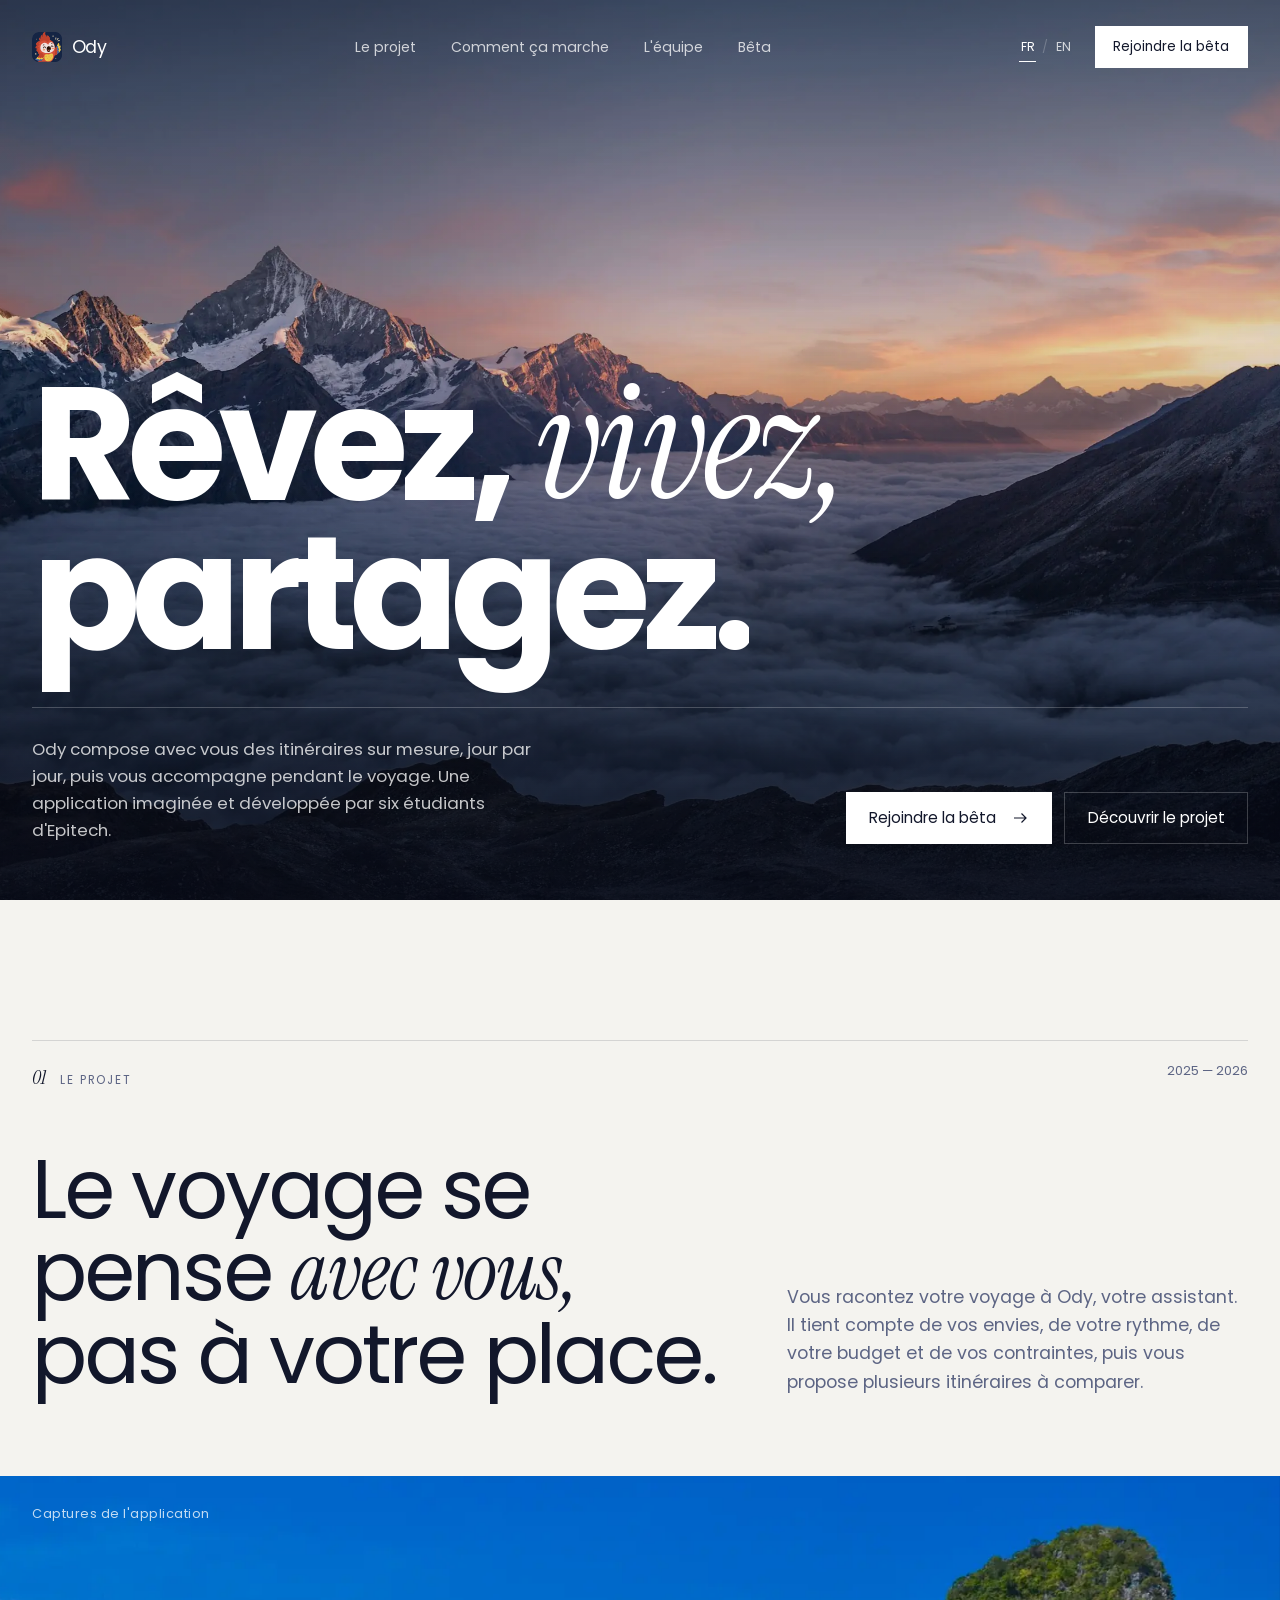
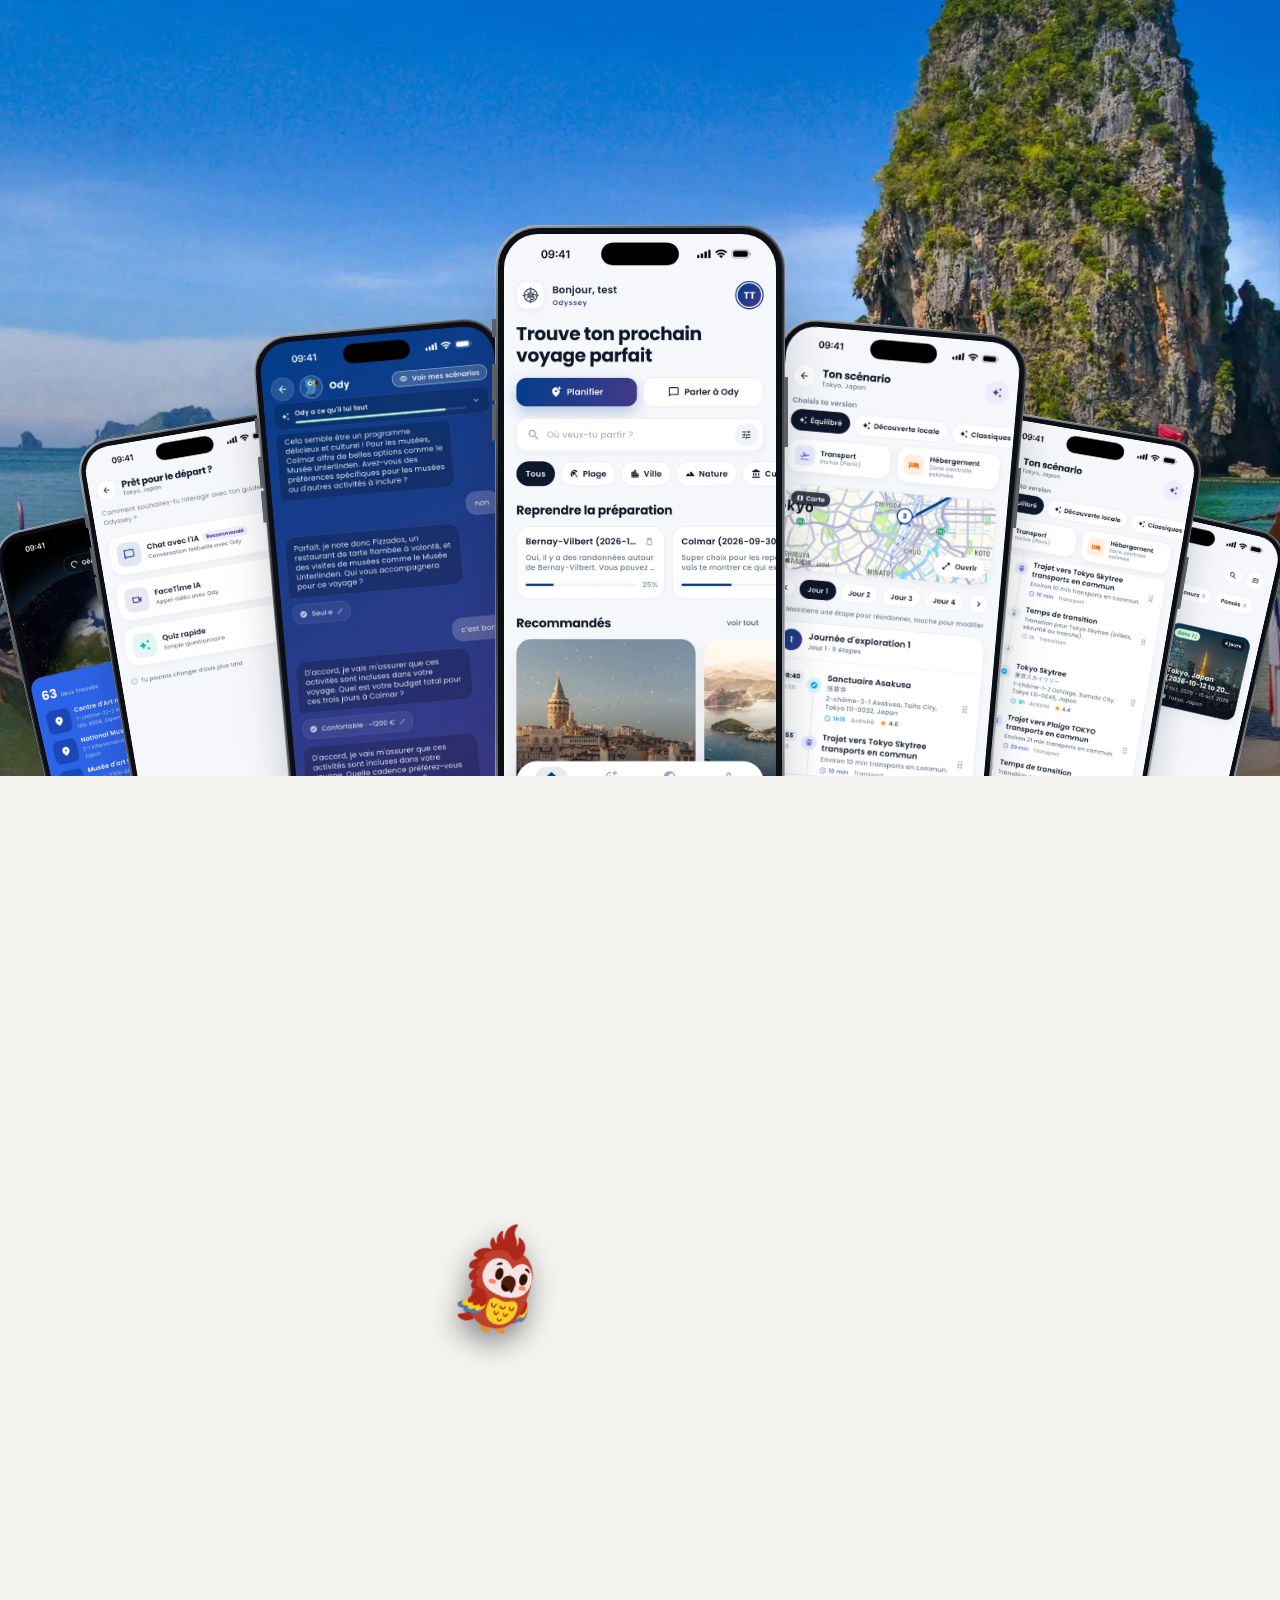
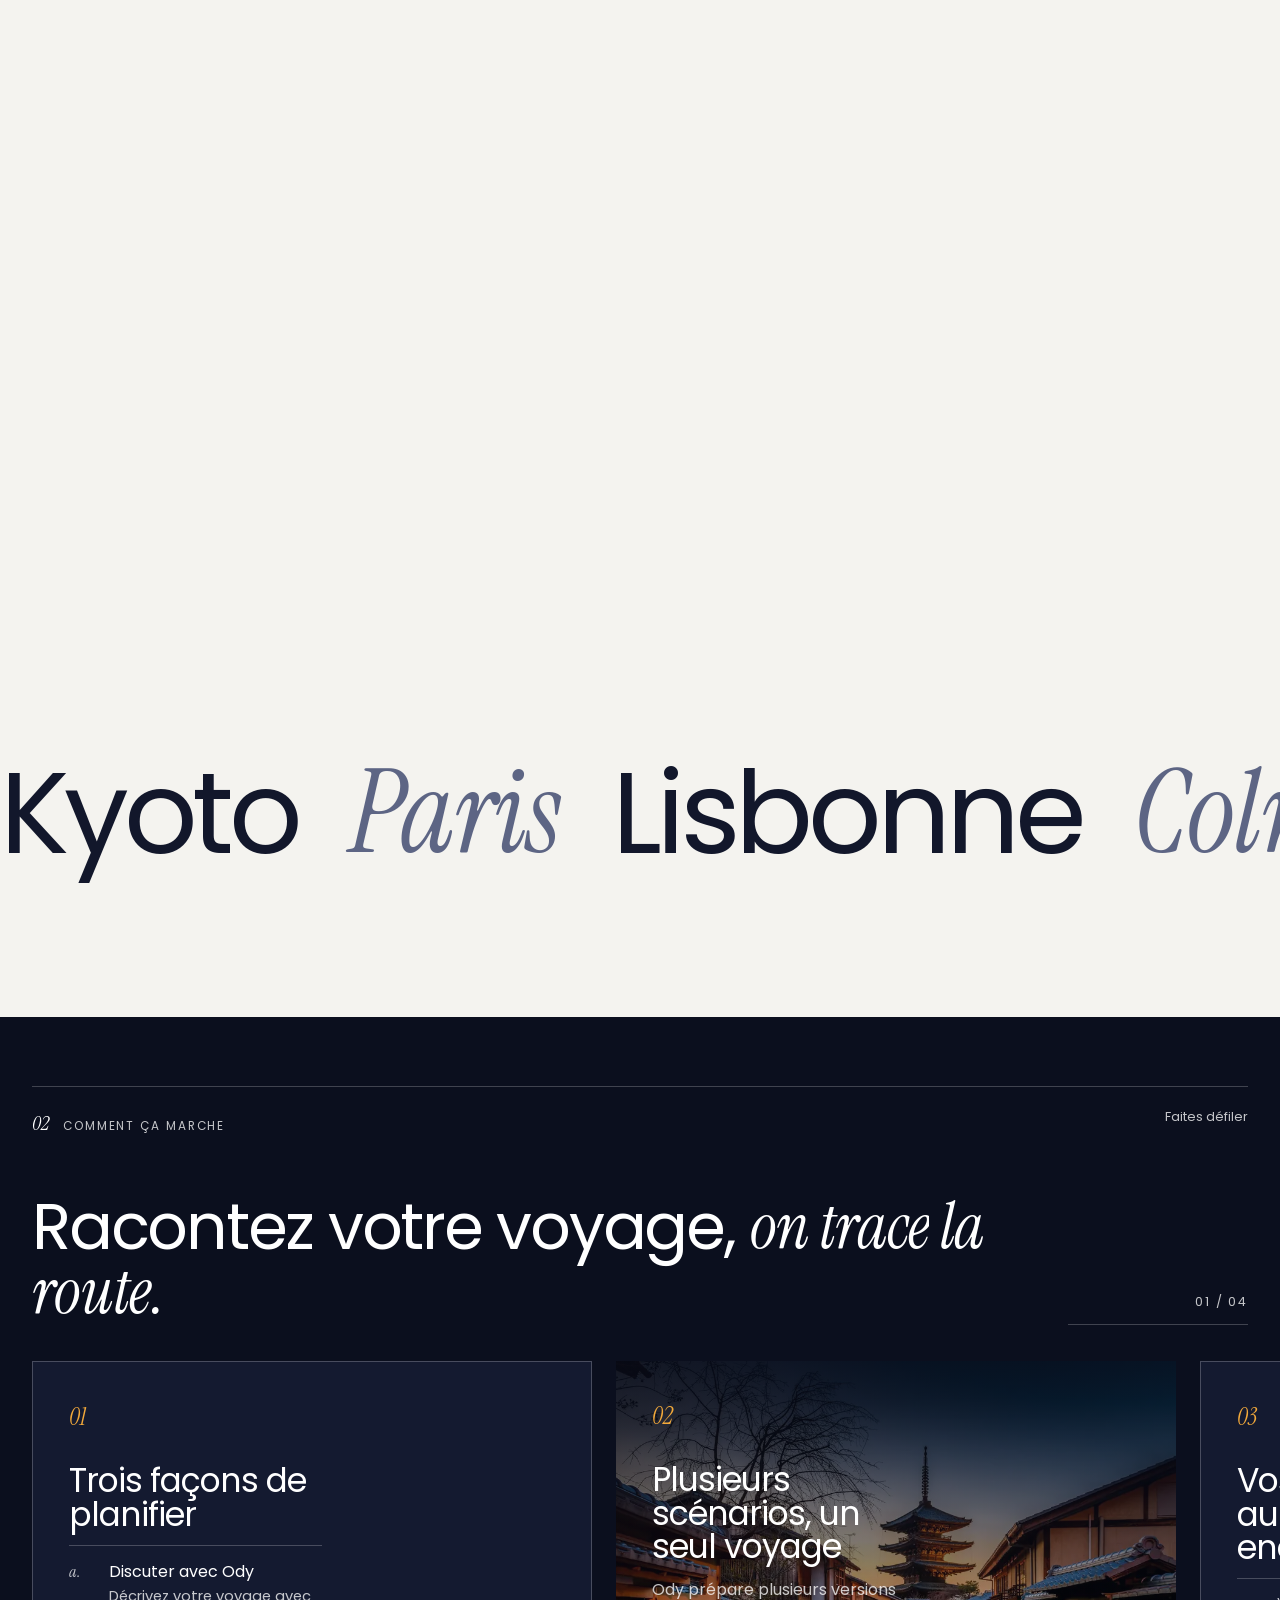
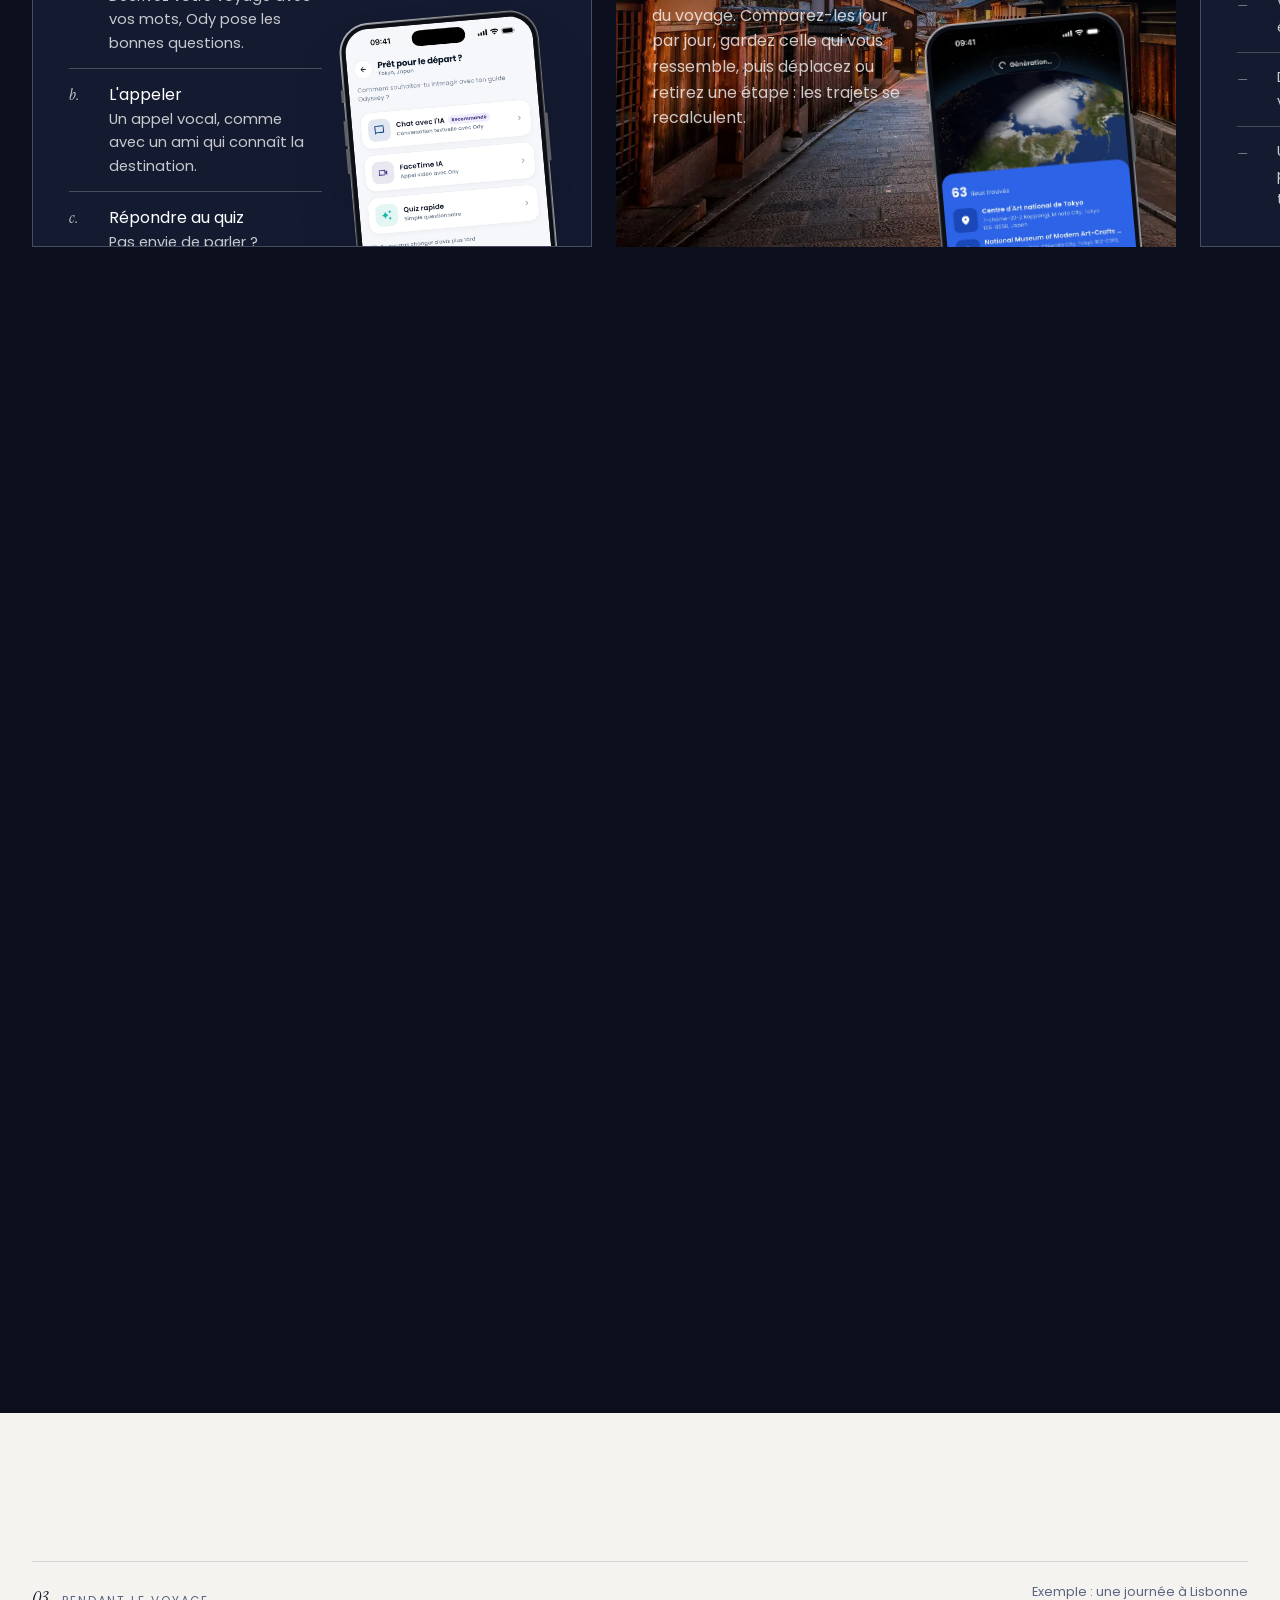
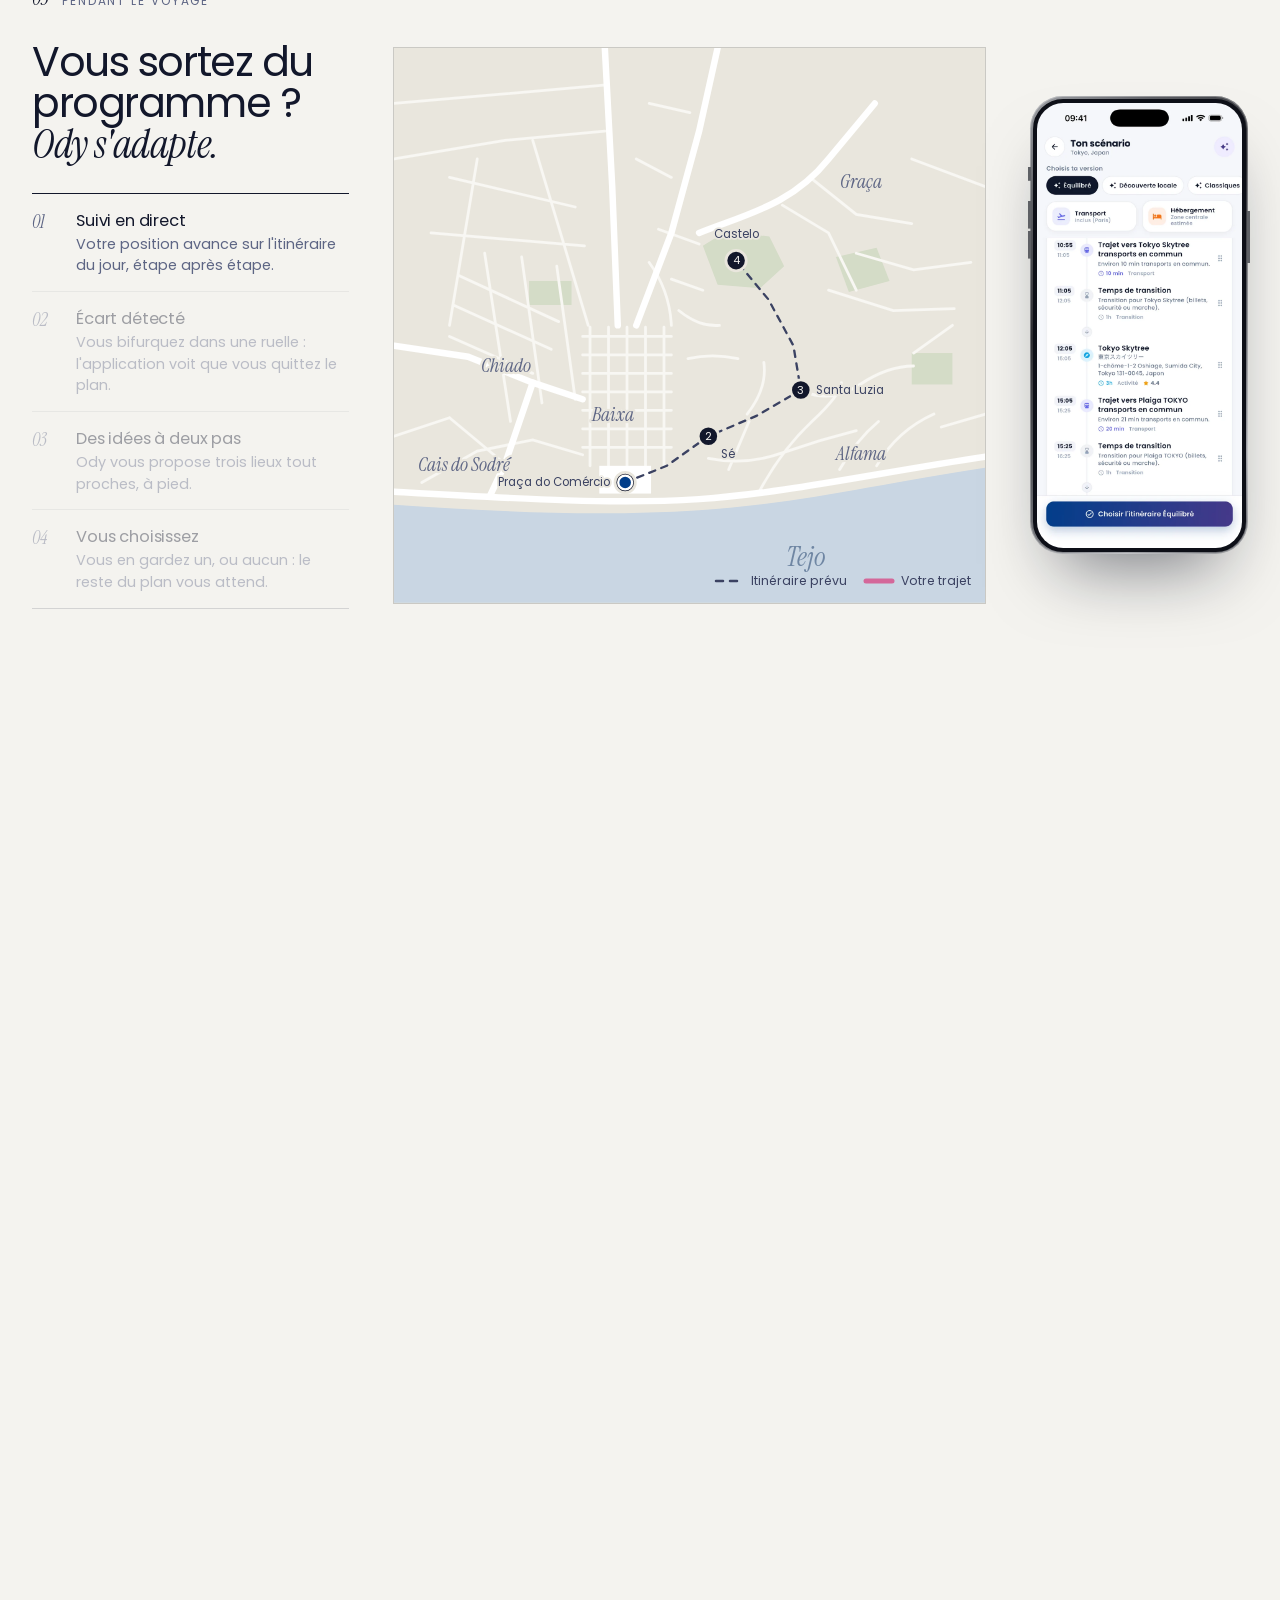
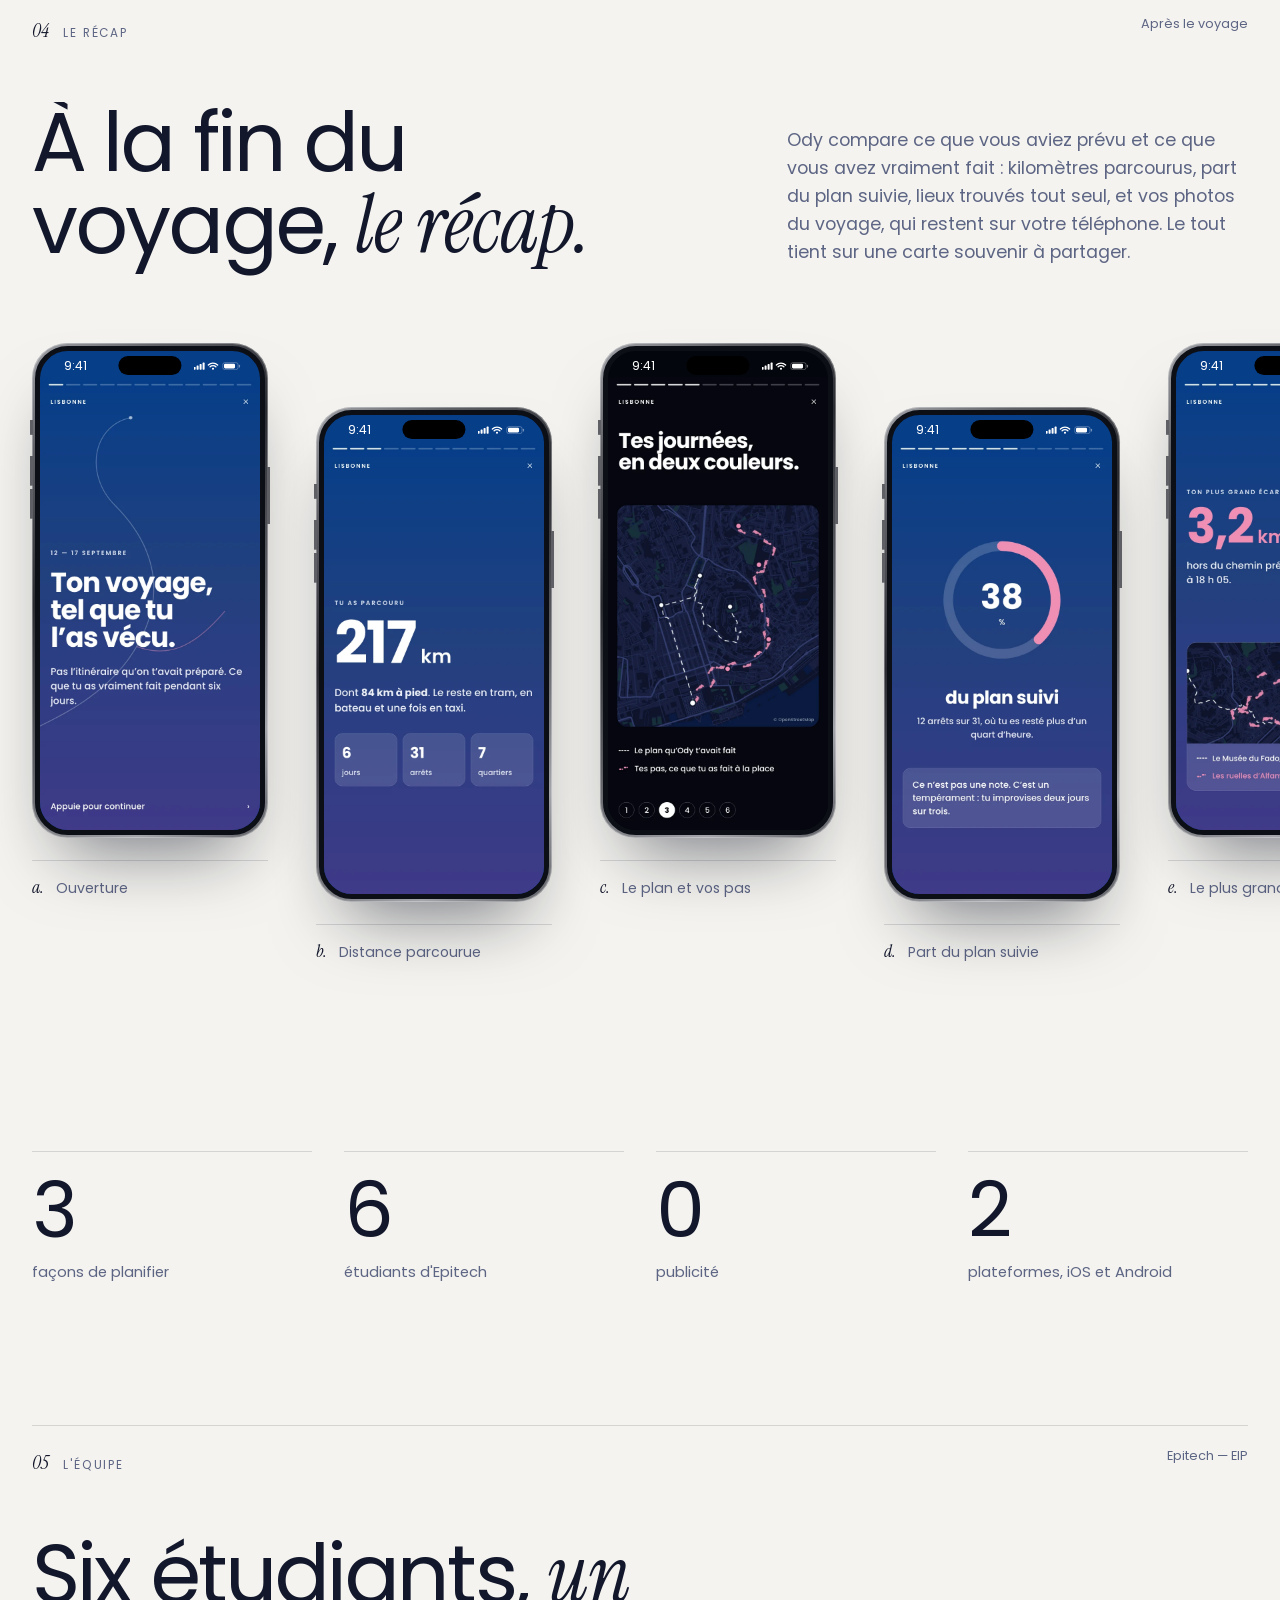
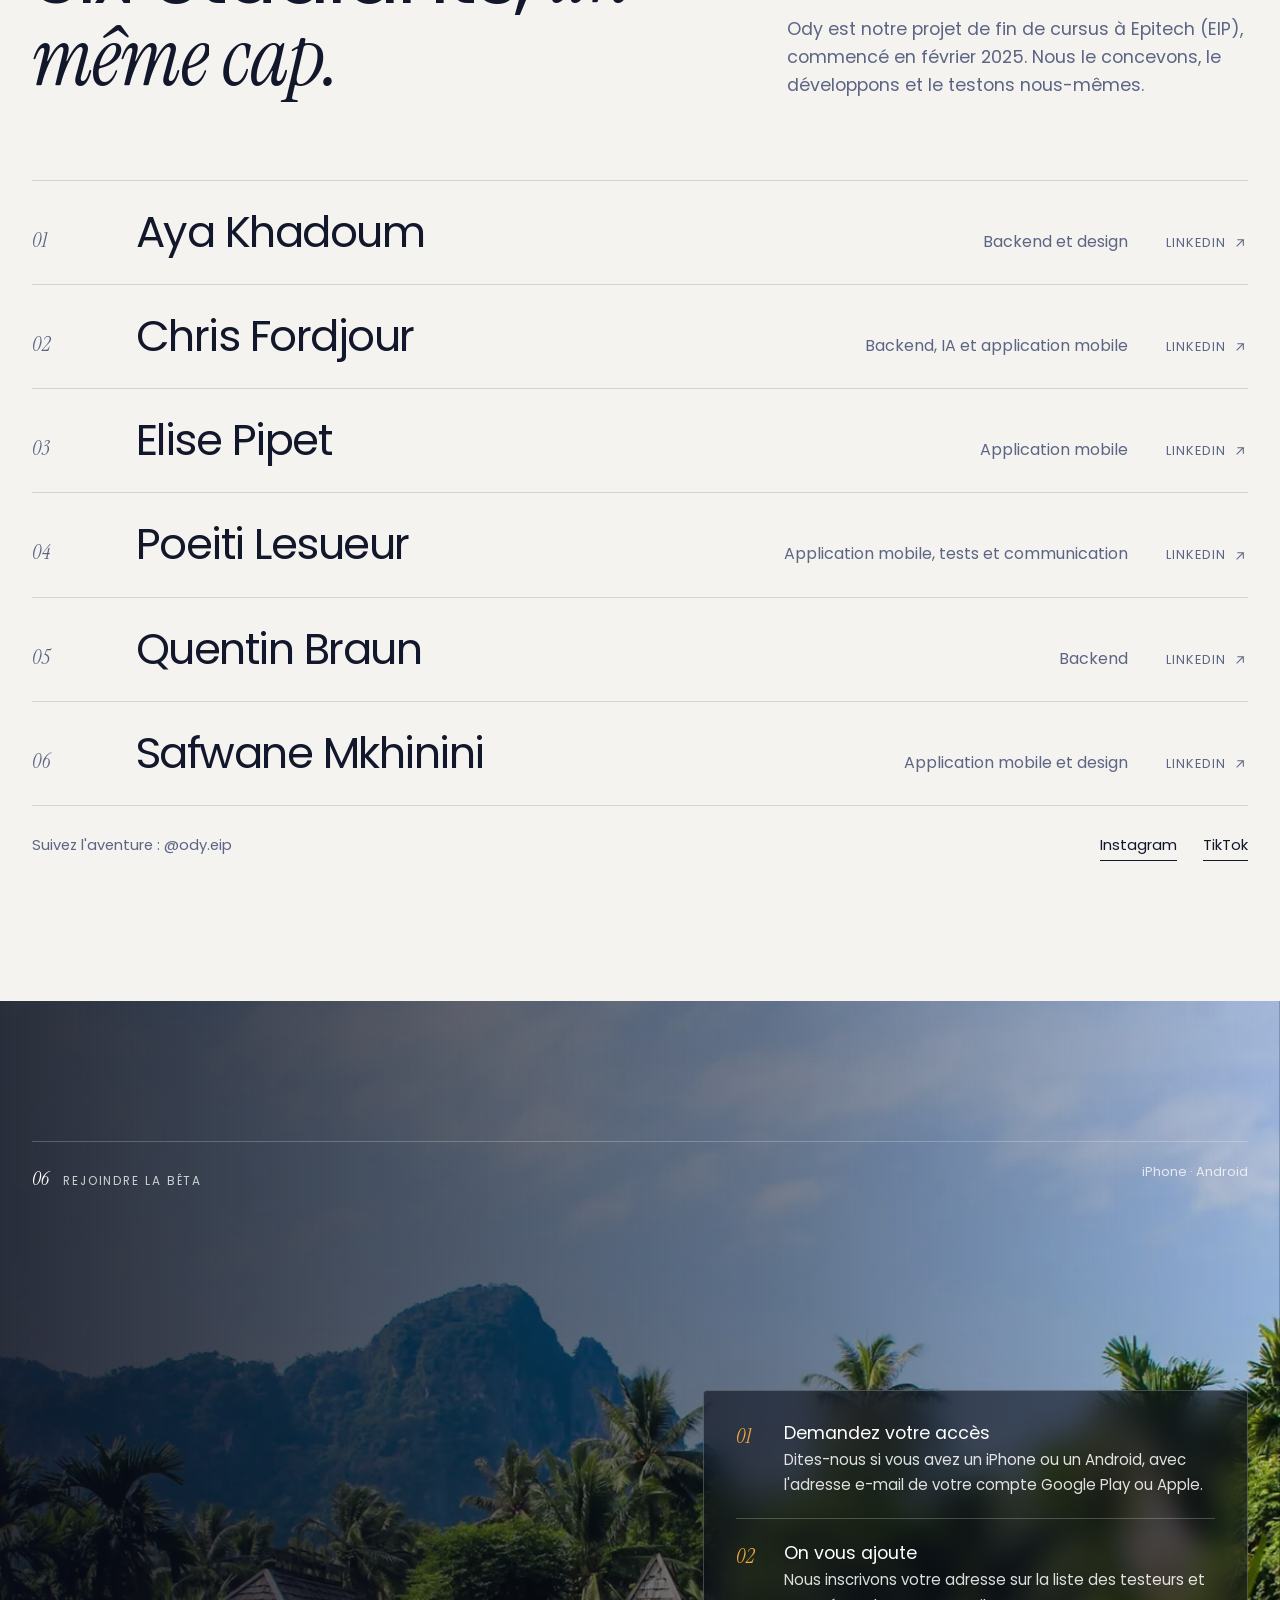
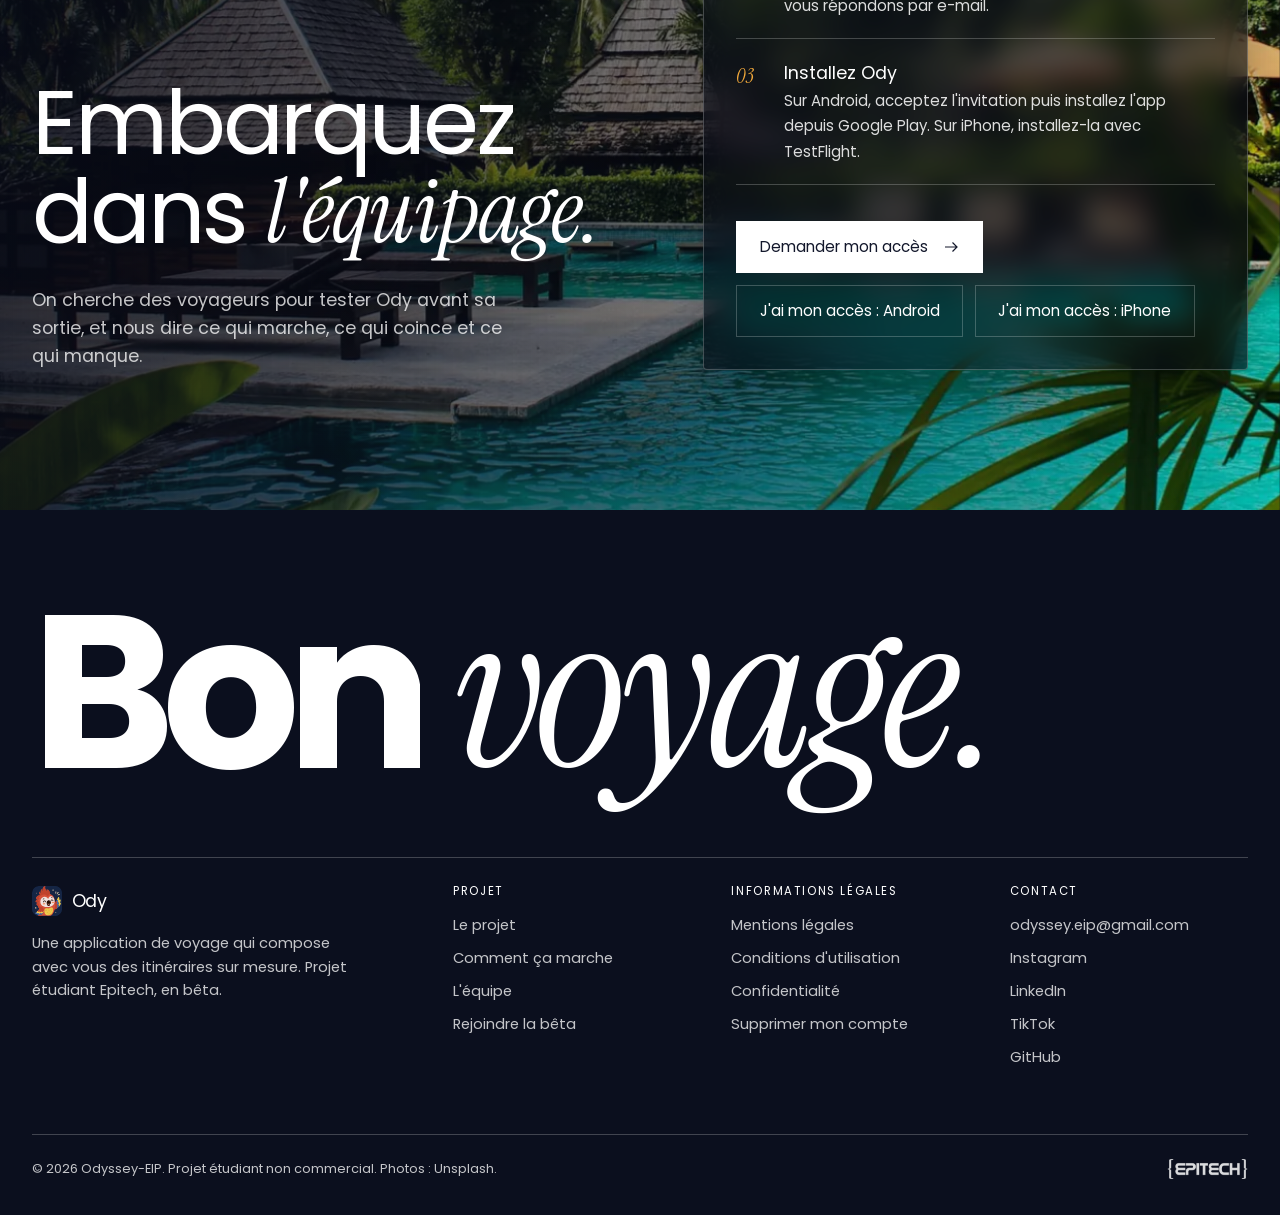
<file: index.html>
<!DOCTYPE html>
<html lang="fr" data-title-fr="Ody — Rêvez, vivez, partagez" data-title-en="Ody — Dream, live, share">
<head>
<script async src="https://www.googletagmanager.com/gtm.js?id=GTM-W57BRPTH"></script>
<script>
  window.dataLayer = window.dataLayer || [];
  function gtag(){dataLayer.push(arguments);}
  gtag('js', new Date());
</script>
<script async src="https://www.googletagmanager.com/gtag/js?id=G-C6E8FT3JJE"></script>
<script>
  window.dataLayer = window.dataLayer || [];
  function gtag(){dataLayer.push(arguments);}
  gtag('js', new Date());

  gtag('config', 'G-C6E8FT3JJE');
</script>
<meta charset="UTF-8">
<meta name="viewport" content="width=device-width, initial-scale=1.0">
<title>Ody — Rêvez, vivez, partagez</title>
<meta name="description" content="Ody compose avec vous des itinéraires de voyage sur mesure. Projet étudiant Epitech, en bêta sur iPhone et Android." data-fr="Ody compose avec vous des itinéraires de voyage sur mesure. Projet étudiant Epitech, en bêta sur iPhone et Android." data-en="Ody builds tailor-made travel itineraries with you. An Epitech student project, in beta on iPhone and Android.">
<meta name="theme-color" content="#0b0f1e">
<meta property="og:title" content="Ody — Rêvez, vivez, partagez">
<meta property="og:description" content="Des itinéraires de voyage sur mesure, pensés avec vous. Rejoignez la bêta sur iPhone ou Android.">
<meta property="og:image" content="https://ody.chsfdjr.com/assets/img/alps-1200.webp">
<meta property="og:url" content="https://ody.chsfdjr.com/">
<link rel="icon" type="image/svg+xml" href="assets/img/logo-ody.svg">
<link rel="apple-touch-icon" href="assets/img/logo-ody.svg">
<link rel="preload" href="assets/fonts/poppins-700.woff2" as="font" type="font/woff2" crossorigin>
<link rel="stylesheet" href="assets/site.css">
<script>
  // Posée avant le rendu pour éviter un flash : les animations ne
  // s'appliquent que si l'utilisateur ne demande pas à les réduire.
  if (!window.matchMedia('(prefers-reduced-motion: reduce)').matches) document.documentElement.classList.add('motion');
</script>
</head>
<body>
<a class="skip" href="#projet" data-fr="Aller au contenu" data-en="Skip to content">Aller au contenu</a>

<!-- ============ ODY, LE GUIDE ============
     Un seul Ody qui accompagne la visite : il arrive en volant, se pose sur
     les perchoirs [data-ody-perch] (il y dit data-ody-fr / data-ody-en), vole
     de l'un à l'autre et de slide en slide dans les défilements horizontaux
     [data-ody-group]. Un clic ouvre un petit dialogue. Voir assets/ody.js. -->
<div class="ody ody-guide" data-ody-guide hidden>
  <p class="ody-say" data-ody-say aria-hidden="true"></p>
  <div class="ody-menu" id="ody-menu" data-ody-menu role="group" aria-label="Ody" hidden>
    <p class="ody-menu-title"><strong data-fr="Salut&nbsp;!" data-en="Hi!">Salut&nbsp;!</strong> <em data-fr="On va où&nbsp;?" data-en="Where to?">On va où&nbsp;?</em></p>
    <button type="button" data-ody-go="#projet" data-fr="Voir l'appli" data-en="Show me the app">Voir l'appli</button>
    <button type="button" data-ody-go="#fonctionnement" data-fr="Comment ça marche&nbsp;?" data-en="How does it work?">Comment ça marche&nbsp;?</button>
    <button type="button" data-ody-go="#beta" data-fr="Rejoindre la bêta" data-en="Join the beta">Rejoindre la bêta</button>
    <button type="button" data-ody-joke data-fr="Une blague&nbsp;?" data-en="Tell me a joke">Une blague&nbsp;?</button>
  </div>
  <button type="button" class="ody-fig" aria-expanded="false" aria-controls="ody-menu" aria-label="Parler avec Ody, le guide" data-aria-fr="Parler avec Ody, le guide" data-aria-en="Talk to Ody, your guide">
    <span class="ody-tilt"><span class="ody-body"><img src="assets/img/ody-front.svg" alt="" width="397" height="631" fetchpriority="low" decoding="async"></span></span>
  </button>
</div>

<nav class="nav nav-fixed" data-nav aria-label="Navigation principale" data-aria-fr="Navigation principale" data-aria-en="Main navigation">
  <a class="brand" href="#top">
    <img src="assets/img/logo-ody.svg" alt="" width="30" height="30">
    <span>Ody</span>
  </a>
  <ul class="nav-links">
    <li><a href="#projet" data-fr="Le projet" data-en="The project">Le projet</a></li>
    <li><a href="#fonctionnement" data-fr="Comment ça marche" data-en="How it works">Comment ça marche</a></li>
    <li><a href="#equipe" data-fr="L'équipe" data-en="The team">L'équipe</a></li>
    <li><a href="#beta" data-fr="Bêta" data-en="Beta">Bêta</a></li>
  </ul>
  <div class="nav-right">
    <div class="lang-switch" role="group" aria-label="Langue" data-aria-fr="Langue" data-aria-en="Language">
      <button type="button" class="lang-btn" data-lang="fr" aria-pressed="true">FR</button>
      <span aria-hidden="true">/</span>
      <button type="button" class="lang-btn" data-lang="en" aria-pressed="false">EN</button>
    </div>
    <a class="btn btn-light" href="#beta"><span data-fr="Rejoindre la bêta" data-en="Join the beta">Rejoindre la bêta</span></a>
  </div>
</nav>

<!-- ============ HERO ============ -->
<header class="hero" id="top" data-hero>
  <div class="hero-media" data-hero-media>
    <img class="hero-bg" src="assets/img/alps-2400.webp" srcset="assets/img/alps-1200.webp 1200w, assets/img/alps-2400.webp 2400w" sizes="100vw" alt="" fetchpriority="high">
  </div>

  <div class="hero-body" data-hero-body>
    <div class="wrap">
      <h1 class="split">
        <span class="line"><span data-fr="Rêvez," data-en="Dream,">Rêvez,</span> <em data-fr="vivez," data-en="live,">vivez,</em></span>
        <span class="line"><span data-fr="partagez." data-en="share.">partagez.</span></span>
      </h1>
      <div class="hero-row" data-ody-perch data-ody-fr="Coucou, moi c'est Ody&nbsp;! Je t'accompagne pendant la visite." data-ody-en="Hi, I'm Ody! I'll show you around.">
        <p data-fr="Ody compose avec vous des itinéraires sur mesure, jour par jour, puis vous accompagne pendant le voyage. Une application imaginée et développée par six étudiants d'Epitech." data-en="Ody builds tailor-made, day-by-day itineraries with you, then stays with you during the trip. An app designed and built by six Epitech students.">Ody compose avec vous des itinéraires sur mesure, jour par jour, puis vous accompagne pendant le voyage. Une application imaginée et développée par six étudiants d'Epitech.</p>
        <div class="hero-actions">
          <a class="btn btn-light" href="#beta"><span data-fr="Rejoindre la bêta" data-en="Join the beta">Rejoindre la bêta</span><svg class="arrow" viewBox="0 0 24 24" fill="none" stroke="currentColor" stroke-width="1.6" aria-hidden="true"><path d="M4 12h16M14 6l6 6-6 6"/></svg></a>
          <a class="btn btn-line" href="#projet"><span data-fr="Découvrir le projet" data-en="Discover the project">Découvrir le projet</span></a>
        </div>
      </div>
    </div>
  </div>
</header>

<main>
<!-- ============ 01 LE PROJET ============ -->
<section class="section" id="projet">
  <div class="wrap">
    <div class="sec-top reveal">
      <span class="label"><span class="n">01</span><span data-fr="Le projet" data-en="The project">Le projet</span></span>
      <span class="aside">2025 — 2026</span>
    </div>
    <div class="sec-grid">
      <h2 class="split">
        <span data-fr="Le voyage se pense" data-en="Your trip is planned">Le voyage se pense</span>
        <em data-fr="avec vous," data-en="with you,">avec vous,</em>
        <span data-fr="pas à votre place." data-en="never for you.">pas à votre place.</span>
      </h2>
      <p class="reveal" style="--d:3" data-ody-perch data-ody-fr="Ici, c'est toi qui décides. Moi, je propose des idées." data-ody-en="You decide. I just bring the ideas." data-fr="Vous racontez votre voyage à Ody, votre assistant. Il tient compte de vos envies, de votre rythme, de votre budget et de vos contraintes, puis vous propose plusieurs itinéraires à comparer." data-en="You tell Ody, your assistant, about your trip. It takes your wishes, pace, budget and constraints into account, then offers several itineraries to compare.">Vous racontez votre voyage à Ody, votre assistant. Il tient compte de vos envies, de votre rythme, de votre budget et de vos contraintes, puis vous propose plusieurs itinéraires à comparer.</p>
    </div>
  </div>

  <div class="stage-pin" data-stage-pin>
    <div class="stage clip" data-stage>
      <div class="stage-media" data-parallax="0.12"><img src="assets/img/krabi-1800.webp" alt="" loading="lazy" data-stage-photo></div>
      <div class="phones">
        <div class="slot" style="--i:-3;--a:3" data-slot><div class="iphone"><div class="iphone-screen"><img src="assets/img/ios-generation.webp" data-src-fr="assets/img/ios-generation.webp" data-src-en="assets/img/ios-generation-en.webp" alt="Ody cherche des lieux pour le voyage" data-alt-fr="Ody cherche des lieux pour le voyage" data-alt-en="Ody looking for places for the trip" width="1320" height="2868" loading="lazy"></div></div></div>
        <div class="slot" style="--i:-2;--a:2" data-slot><div class="iphone"><div class="iphone-screen"><img src="assets/img/ios-modes.webp" data-src-fr="assets/img/ios-modes.webp" data-src-en="assets/img/ios-modes-en.webp" alt="Choix du mode : discussion, appel vidéo ou quiz" data-alt-fr="Choix du mode : discussion, appel vidéo ou quiz" data-alt-en="Choosing a mode: chat, video call or quiz" width="1320" height="2868" loading="lazy"></div></div></div>
        <div class="slot" style="--i:-1;--a:1" data-slot><div class="iphone"><div class="iphone-screen"><img src="assets/img/ios-ody.webp" data-src-fr="assets/img/ios-ody.webp" data-src-en="assets/img/ios-ody-en.webp" alt="Conversation avec Ody dans l'application" data-alt-fr="Conversation avec Ody dans l'application" data-alt-en="A conversation with Ody in the app" width="1320" height="2868" loading="lazy"></div></div></div>
        <div class="slot" style="--i:0;--a:0" data-slot><div class="iphone" data-ody-perch data-ody-at="center" data-ody-fr="Voilà l'appli&nbsp;! Continue de défiler." data-ody-en="That's the app! Keep scrolling."><div class="iphone-screen"><img src="assets/img/ios-accueil.webp" data-src-fr="assets/img/ios-accueil.webp" data-src-en="assets/img/ios-accueil-en.webp" alt="Écran d'accueil d'Ody" data-alt-fr="Écran d'accueil d'Ody" data-alt-en="Ody's home screen" width="1320" height="2868" loading="lazy"></div></div></div>
        <div class="slot" style="--i:1;--a:1" data-slot><div class="iphone"><div class="iphone-screen"><img src="assets/img/ios-scenario.webp" data-src-fr="assets/img/ios-scenario.webp" data-src-en="assets/img/ios-scenario-en.webp" alt="Un scénario de voyage sur la carte" data-alt-fr="Un scénario de voyage sur la carte" data-alt-en="A travel scenario on the map" width="1320" height="2868" loading="lazy"></div></div></div>
        <div class="slot" style="--i:2;--a:2" data-slot><div class="iphone"><div class="iphone-screen"><img src="assets/img/ios-itineraire.webp" data-src-fr="assets/img/ios-itineraire.webp" data-src-en="assets/img/ios-itineraire-en.webp" alt="L'itinéraire détaillé, heure par heure" data-alt-fr="L'itinéraire détaillé, heure par heure" data-alt-en="The detailed itinerary, hour by hour" width="1320" height="2868" loading="lazy"></div></div></div>
        <div class="slot" style="--i:3;--a:3" data-slot><div class="iphone"><div class="iphone-screen"><img src="assets/img/ios-voyages.webp" data-src-fr="assets/img/ios-voyages.webp" data-src-en="assets/img/ios-voyages-en.webp" alt="Vos voyages et leurs récapitulatifs" data-alt-fr="Vos voyages et leurs récapitulatifs" data-alt-en="Your trips and their recaps" width="1320" height="2868" loading="lazy"></div></div></div>
      </div>
      <p class="stage-caption" data-fr="Captures de l'application" data-en="Screenshots from the app">Captures de l'application</p>
    </div>
  </div>

  <div class="wrap">
    <div class="manifesto">
      <span class="label reveal"><span class="n">—</span><span data-fr="Pourquoi Ody" data-en="Why Ody">Pourquoi Ody</span></span>
      <p class="lead reveal" style="--d:1" data-ody-perch data-ody-fr="Pas de pub, pas de revente de données. Promis, juré, picoré&nbsp;!" data-ody-en="No ads, no data resale. Cross my feathers!">
        <span data-fr="Les agences vendent des forfaits." data-en="Agencies sell packages.">Les agences vendent des forfaits.</span>
        <span data-fr="Ody ne vend rien : l'application suggère, vous décidez, et vous réservez ce que vous voulez, où vous voulez. Sans publicité, sans revente de données." data-en="Ody sells nothing: the app suggests, you decide, and you book what you want, where you want. No ads, no data resale.">Ody ne vend rien : l'application suggère, vous décidez, et vous réservez ce que vous voulez, où vous voulez. Sans publicité, sans revente de données.</span>
      </p>
    </div>
  </div>
</section>

<div class="band" aria-hidden="true">
  <div class="band-track" data-band>
    <span>Kyoto</span><span>Paris</span><span>Lisbonne</span><span>Colmar</span><span>Santorin</span><span>Nice</span><span>Machu Picchu</span><span>Francfort</span><span>Bali</span><span>Rio</span><span>Toulouse</span><span>Krabi</span>
  </div>
</div>

<!-- ============ 02 COMMENT ÇA MARCHE ============ -->
<section class="how on-photo" id="fonctionnement" data-how>
  <div class="how-sticky">
    <div class="wrap">
      <div class="sec-top">
        <span class="label"><span class="n">02</span><span data-fr="Comment ça marche" data-en="How it works">Comment ça marche</span></span>
        <span class="aside"><span class="hint-pin" data-fr="Faites défiler" data-en="Keep scrolling">Faites défiler</span><span class="hint-swipe" data-fr="Glissez vers la gauche" data-en="Swipe left">Glissez vers la gauche</span></span>
      </div>
      <div class="how-head">
        <h2 class="split">
          <span data-fr="Racontez votre voyage," data-en="Tell us your trip,">Racontez votre voyage,</span>
          <em data-fr="on trace la route." data-en="we draw the route.">on trace la route.</em>
        </h2>
        <div class="how-meta"><span data-how-count>01 / 04</span><span class="how-bar"><i data-how-bar></i></span></div>
      </div>
    </div>

    <div class="how-track" data-track data-ody-group>
      <article class="panel panel-top" data-ody-perch data-ody-at="inside" data-ody-fr="Écrire, m'appeler ou un quiz&nbsp;: comme tu préfères." data-ody-en="Chat, call me or take a quiz: your choice.">
        <span class="idx">01</span>
        <div class="panel-narrow">
        <h3 data-fr="Trois façons de planifier" data-en="Three ways to plan">Trois façons de planifier</h3>
        <ul class="modes" data-ody-for>
          <li data-ody-mood="talk"><i>a.</i><b data-fr="Discuter avec Ody" data-en="Chat with Ody">Discuter avec Ody</b><span data-fr="Décrivez votre voyage avec vos mots, Ody pose les bonnes questions." data-en="Describe your trip in your own words, Ody asks the right questions.">Décrivez votre voyage avec vos mots, Ody pose les bonnes questions.</span></li>
          <li data-ody-mood="wave"><i>b.</i><b data-fr="L'appeler" data-en="Call it">L'appeler</b><span data-fr="Un appel vocal, comme avec un ami qui connaît la destination." data-en="A voice call, like talking to a friend who knows the place.">Un appel vocal, comme avec un ami qui connaît la destination.</span></li>
          <li data-ody-mood="think"><i>c.</i><b data-fr="Répondre au quiz" data-en="Take the quiz">Répondre au quiz</b><span data-fr="Pas envie de parler ? Quelques questions guidées suffisent." data-en="Not in the mood to talk? A few guided questions are enough.">Pas envie de parler ? Quelques questions guidées suffisent.</span></li>
        </ul>
        </div>
        <div class="iphone"><div class="iphone-screen"><img src="assets/img/ios-modes.webp" data-src-fr="assets/img/ios-modes.webp" data-src-en="assets/img/ios-modes-en.webp" alt="Choix du mode : discussion, appel vidéo ou quiz" data-alt-fr="Choix du mode : discussion, appel vidéo ou quiz" data-alt-en="Choosing a mode: chat, video call or quiz" width="1320" height="2868" loading="lazy"></div></div>
      </article>

      <article class="panel panel-photo panel-top" data-ody-perch data-ody-at="inside" data-ody-fr="Je te prépare plusieurs versions, tu gardes la tienne." data-ody-en="I draft several versions, you keep yours.">
        <img src="assets/img/kyoto-1200.webp" alt="" loading="lazy">
        <span class="idx">02</span>
        <div class="panel-narrow">
          <h3 data-fr="Plusieurs scénarios, un seul voyage" data-en="Several scenarios, one trip">Plusieurs scénarios, un seul voyage</h3>
          <p data-fr="Ody prépare plusieurs versions du voyage. Comparez-les jour par jour, gardez celle qui vous ressemble, puis déplacez ou retirez une étape : les trajets se recalculent." data-en="Ody prepares several versions of the trip. Compare them day by day, keep the one that suits you, then move or remove a stop: routes are recalculated.">Ody prépare plusieurs versions du voyage. Comparez-les jour par jour, gardez celle qui vous ressemble, puis déplacez ou retirez une étape : les trajets se recalculent.</p>
        </div>
        <div class="iphone"><div class="iphone-screen"><img src="assets/img/ios-generation.webp" data-src-fr="assets/img/ios-generation.webp" data-src-en="assets/img/ios-generation-en.webp" alt="Ody cherche des lieux pour le voyage" data-alt-fr="Ody cherche des lieux pour le voyage" data-alt-en="Ody looking for places for the trip" width="1320" height="2868" loading="lazy"></div></div>
      </article>

      <article class="panel panel-top" data-ody-perch data-ody-at="inside" data-ody-fr="Tous tes voyages, rangés au même endroit." data-ody-en="All your trips, neatly in one place.">
        <span class="idx">03</span>
        <div class="panel-narrow">
          <h3 data-fr="Vos voyages, au même endroit" data-en="All your trips, in one place">Vos voyages, au même endroit</h3>
          <ul class="modes">
            <li><i>—</i><span data-fr="Votre itinéraire sur la carte, étape par étape." data-en="Your itinerary on the map, stop by stop.">Votre itinéraire sur la carte, étape par étape.</span></li>
            <li><i>—</i><span data-fr="Des lieux à proximité quand vous sortez du programme." data-en="Nearby places when you wander off the plan.">Des lieux à proximité quand vous sortez du programme.</span></li>
            <li><i>—</i><span data-fr="Un récapitulatif avec vos photos, qui restent sur votre téléphone." data-en="A recap with your photos, which stay on your phone.">Un récapitulatif avec vos photos, qui restent sur votre téléphone.</span></li>
          </ul>
        </div>
        <div class="iphone"><div class="iphone-screen"><img src="assets/img/ios-voyages.webp" data-src-fr="assets/img/ios-voyages.webp" data-src-en="assets/img/ios-voyages-en.webp" alt="Vos voyages et leurs récapitulatifs" data-alt-fr="Vos voyages et leurs récapitulatifs" data-alt-en="Your trips and their recaps" width="1320" height="2868" loading="lazy"></div></div>
      </article>

      <article class="panel panel-photo panel-top" data-ody-perch data-ody-at="inside" data-ody-fr="Un globe rien que pour tes souvenirs&nbsp;!" data-ody-en="A whole globe just for your memories!">
        <img src="assets/img/lake-1400.webp" alt="" loading="lazy">
        <span class="idx">04</span>
        <div class="panel-narrow">
          <h3 data-fr="Tous vos voyages, sur un globe" data-en="All your trips, on a globe">Tous vos voyages, sur un globe</h3>
          <p data-fr="Vos voyages passés et à venir s'affichent sur un globe en 3D, chacun avec son récapitulatif." data-en="Past and upcoming trips appear on a 3D globe, each with its own recap.">Vos voyages passés et à venir s'affichent sur un globe en 3D, chacun avec son récapitulatif.</p>
        </div>
        <div class="iphone"><div class="iphone-screen"><img src="assets/img/ios-globe.webp" data-src-fr="assets/img/ios-globe.webp" data-src-en="assets/img/ios-globe-en.webp" alt="Le globe des voyages" data-alt-fr="Le globe des voyages" data-alt-en="The trips globe" width="1320" height="2868" loading="lazy"></div></div>
      </article>
    </div>
  </div>
</section>

<!-- ============ 03 PENDANT LE VOYAGE ============ -->
<!-- Les classes is-alert / is-ideas / is-chosen décrivent l'état final :
     c'est ce qu'on voit sans animation. motion.js les retire puis les remet
     au fil du défilement (grand écran) ou en boucle (mobile). -->
<section class="trip is-alert is-ideas is-chosen" id="voyage" data-trip data-step="4">
  <div class="trip-sticky">
    <div class="wrap">
      <div class="sec-top reveal">
        <span class="label"><span class="n">03</span><span data-fr="Pendant le voyage" data-en="During the trip">Pendant le voyage</span></span>
        <span class="aside" data-fr="Exemple&nbsp;: une journée à Lisbonne" data-en="Example: a day in Lisbon">Exemple&nbsp;: une journée à Lisbonne</span>
      </div>

      <div class="trip-grid" data-trip-scene>
        <div class="trip-copy">
          <h2 class="split">
            <span data-fr="Vous sortez du programme&nbsp;?" data-en="Off the plan?">Vous sortez du programme&nbsp;?</span>
            <em data-fr="Ody s'adapte." data-en="Ody adapts.">Ody s'adapte.</em>
          </h2>
          <ol class="trip-steps">
            <li class="trip-step" data-trip-step="1"><i>01</i><div><b data-fr="Suivi en direct" data-en="Live tracking">Suivi en direct</b><span data-fr="Votre position avance sur l'itinéraire du jour, étape après étape." data-en="Your position moves along the day's itinerary, stop after stop.">Votre position avance sur l'itinéraire du jour, étape après étape.</span></div></li>
            <li class="trip-step" data-trip-step="2"><i>02</i><div><b data-fr="Écart détecté" data-en="Detour detected">Écart détecté</b><span data-fr="Vous bifurquez dans une ruelle&nbsp;: l'application voit que vous quittez le plan." data-en="You turn down a side street: the app sees you've left the plan.">Vous bifurquez dans une ruelle&nbsp;: l'application voit que vous quittez le plan.</span></div></li>
            <li class="trip-step" data-trip-step="3"><i>03</i><div><b data-fr="Des idées à deux pas" data-en="Ideas close by">Des idées à deux pas</b><span data-fr="Ody vous propose trois lieux tout proches, à pied." data-en="Ody suggests three places nearby, on foot.">Ody vous propose trois lieux tout proches, à pied.</span></div></li>
            <li class="trip-step" data-trip-step="4"><i>04</i><div><b data-fr="Vous choisissez" data-en="You decide">Vous choisissez</b><span data-fr="Vous en gardez un, ou aucun&nbsp;: le reste du plan vous attend." data-en="Keep one, or none: the rest of the plan is still there.">Vous en gardez un, ou aucun&nbsp;: le reste du plan vous attend.</span></div></li>
          </ol>
        </div>

        <figure class="trip-map" data-trip-map data-ody-perch data-ody-at="inside" data-ody-fr="Tu sors du plan&nbsp;? Je te trouve des idées juste à côté." data-ody-en="Off the plan? I'll find ideas right around you.">
          <svg viewBox="0 0 640 600" preserveAspectRatio="xMidYMid meet" role="img" aria-label="Carte du centre de Lisbonne : l'itinéraire prévu en pointillés et, en rose, le trajet réel qui s'en écarte vers une librairie proposée par Ody, puis rejoint le château." data-aria-fr="Carte du centre de Lisbonne : l'itinéraire prévu en pointillés et, en rose, le trajet réel qui s'en écarte vers une librairie proposée par Ody, puis rejoint le château." data-aria-en="Map of central Lisbon: the planned route as a dashed line and, in pink, the actual path that leaves it for a bookshop suggested by Ody, then reaches the castle.">
            <path class="trip-water" d="M0 494 C120 502 220 507 330 500 S520 472 640 454 L640 600 L0 600 Z"/>
            <g class="trip-parks">
              <rect x="146" y="252" width="46" height="26"/>
              <path d="M334 214 L360 198 L406 204 L422 236 L396 260 L350 256 Z"/>
              <path d="M478 226 L522 216 L536 252 L492 264 Z"/>
              <rect x="560" y="330" width="44" height="34"/>
            </g>
            <g class="trip-streets">
              <!-- Baixa : le quadrillage pombalin -->
              <path d="M212 302 V452 M232 302 V452 M252 302 V452 M272 302 V452 M292 302 V452"/>
              <path d="M204 312 H300 M204 332 H300 M204 352 H300 M204 372 H300 M204 392 H300 M204 412 H300 M204 432 H300"/>
              <!-- Chiado, Bairro Alto -->
              <path d="M70 246 L178 296 M64 278 L170 326 M60 312 L150 352 M98 222 L126 404 M138 226 L160 384 M176 236 L196 380"/>
              <path d="M60 140 L196 172 M40 200 L206 214 M150 100 L210 300 M90 120 L60 300"/>
              <!-- Cais do Sodré -->
              <path d="M30 470 L90 436 L150 424 L204 440 M60 400 L120 450 M0 420 L60 400"/>
              <!-- Mouraria, colline du château -->
              <path d="M276 232 Q298 262 300 300 M300 250 L334 262 M308 284 Q330 302 352 300 M318 336 Q344 330 372 336 M286 196 L330 212"/>
              <!-- Alfama -->
              <path d="M340 444 Q380 452 420 438 T500 414 M396 478 Q420 434 452 404 T484 362 M444 372 Q474 384 504 364 T562 344 M362 456 L384 404 M482 456 Q500 424 524 404 M522 452 Q544 414 584 396 M562 330 L604 300 M382 396 Q404 368 400 340"/>
              <!-- Graça et l'est -->
              <path d="M420 170 L470 200 L500 262 M450 140 L500 180 L560 190 M500 222 L562 240 L624 232 M470 262 L540 284 L606 282 M560 120 L640 150 M592 410 L640 396"/>
              <path d="M0 120 L120 100 L228 90 M0 60 L230 40 M262 120 L300 140 M276 60 L320 70"/>
            </g>
            <g class="trip-roads">
              <path d="M0 480 C140 488 240 494 330 488 S520 460 640 442"/>
              <path d="M228 0 L236 150 L242 300"/>
              <path d="M262 300 L300 200 L330 90 L350 0"/>
              <path d="M330 200 C380 180 430 170 470 120 L520 60"/>
              <path d="M204 380 L150 362 L80 334 L0 322"/>
              <path d="M150 362 L120 450 L104 484"/>
            </g>
            <rect class="trip-square" x="222" y="452" width="56" height="30"/>

            <g class="trip-places">
              <text x="214" y="404">Baixa</text>
              <text x="94" y="350">Chiado</text>
              <text x="26" y="458">Cais do Sodré</text>
              <text x="478" y="446">Alfama</text>
              <text x="482" y="152">Graça</text>
              <text class="trip-river" x="424" y="560">Tejo</text>
            </g>

            <!-- Itinéraire prévu -->
            <path class="trip-plan" d="M250 470 L295 452 L340 420 L392 398 L440 370 L432 322 L405 272 L370 230"/>
            <!-- Trajet réel : le plan jusqu'à la Sé, puis la ruelle, la librairie et le château -->
            <path class="trip-trail" data-trip-trail data-keys="318,340 300,280" d="M250 470 L295 452 L340 420 L334 382 L318 340 L306 306 L300 280 L322 252 L346 238 L370 230"/>

            <g class="trip-stops">
              <g><circle cx="250" cy="470" r="11"/><text x="250" y="474">1</text></g>
              <g><circle cx="340" cy="420" r="11"/><text x="340" y="424">2</text></g>
              <g><circle cx="440" cy="370" r="11"/><text x="440" y="374">3</text></g>
              <g><circle cx="370" cy="230" r="11"/><text x="370" y="234">4</text></g>
            </g>
            <g class="trip-stop-names">
              <text x="234" y="474" text-anchor="end">Praça do Comércio</text>
              <text x="354" y="444">Sé</text>
              <text x="456" y="374">Santa Luzia</text>
              <text x="370" y="206" text-anchor="middle">Castelo</text>
            </g>

            <!-- Écart : onde puis repère -->
            <circle class="trip-ripple" data-trip-ripple cx="318" cy="340" r="10" style="opacity:0"/>
            <circle class="trip-ripple" data-trip-ripple cx="318" cy="340" r="10" style="opacity:0"/>
            <circle class="trip-dev" cx="318" cy="340" r="9"/>

            <!-- Propositions d'Ody -->
            <g class="trip-pin is-pick" style="--k:0"><path d="M300 280 V268"/><rect x="290" y="248" width="20" height="20"/><text x="300" y="263">a</text></g>
            <g class="trip-pin" style="--k:1"><path d="M446 214 V202"/><rect x="436" y="182" width="20" height="20"/><text x="446" y="197">b</text></g>
            <g class="trip-pin" style="--k:2"><path d="M276 362 V350"/><rect x="266" y="330" width="20" height="20"/><text x="276" y="345">c</text></g>

            <g class="trip-me" data-trip-me transform="translate(370 230)"><circle class="trip-me-pulse" r="8"/><circle class="trip-me-dot" r="7.5"/></g>
          </svg>
          <figcaption class="trip-legend">
            <span><svg viewBox="0 0 28 4" aria-hidden="true"><path class="trip-plan" d="M1 2 H27"/></svg><span data-fr="Itinéraire prévu" data-en="Planned route">Itinéraire prévu</span></span>
            <span><svg viewBox="0 0 28 4" aria-hidden="true"><path class="trip-trail" d="M1 2 H27"/></svg><span data-fr="Votre trajet" data-en="Your path">Votre trajet</span></span>
          </figcaption>
        </figure>

        <div class="trip-phone">
          <div class="iphone">
            <div class="iphone-screen">
              <img src="assets/img/ios-itineraire.webp" data-src-fr="assets/img/ios-itineraire.webp" data-src-en="assets/img/ios-itineraire-en.webp" alt="L'itinéraire du jour dans l'application" data-alt-fr="L'itinéraire du jour dans l'application" data-alt-en="The day's itinerary in the app" width="1320" height="2868" loading="lazy">
              <div class="trip-notif">
                <span class="trip-notif-icon"><img src="assets/img/logo-ody.svg" alt="" width="30" height="30"></span>
                <span class="trip-notif-body"><b>Ody</b><span data-fr="Tu t'es écarté du plan. 3 idées à moins de 500&nbsp;m." data-en="You left the plan. 3 ideas within 500&nbsp;m.">Tu t'es écarté du plan. 3 idées à moins de 500&nbsp;m.</span></span>
                <span class="trip-notif-time" data-fr="maintenant" data-en="now">maintenant</span>
              </div>
            </div>
          </div>

          <div class="trip-cards">
            <div class="trip-card trip-card-head">
              <span class="trip-card-from">Ody</span>
              <p data-fr="Tu es sorti du programme. Trois idées à moins de 500&nbsp;m&nbsp;:" data-en="You've left the plan. Three ideas within 500&nbsp;m:">Tu es sorti du programme. Trois idées à moins de 500&nbsp;m&nbsp;:</p>
            </div>
            <ol class="trip-card-list">
              <li class="trip-card is-pick" style="--k:0"><i>a.</i><div><b>Livraria Simão</b><span data-fr="librairie · 3 min à pied" data-en="bookshop · 3 min walk">librairie · 3 min à pied</span></div><em data-fr="Choisi" data-en="Picked">Choisi</em></li>
              <li class="trip-card" style="--k:1"><i>b.</i><div><b>Miradouro da Graça</b><span data-fr="point de vue · 6 min à pied" data-en="viewpoint · 6 min walk">point de vue · 6 min à pied</span></div></li>
              <li class="trip-card" style="--k:2"><i>c.</i><div><b>Pastelaria Santo António</b><span data-fr="pause sucrée · 2 min à pied" data-en="sweet break · 2 min walk">pause sucrée · 2 min à pied</span></div></li>
            </ol>
          </div>
        </div>
      </div>
    </div>
  </div>
</section>

<!-- ============ 04 LE RÉCAP ============ -->
<section class="section recap" id="recap">
  <div class="wrap">
    <div class="sec-top reveal">
      <span class="label"><span class="n">04</span><span data-fr="Le récap" data-en="The recap">Le récap</span></span>
      <span class="aside" data-fr="Après le voyage" data-en="After the trip">Après le voyage</span>
    </div>
    <div class="sec-grid">
      <h2 class="split">
        <span data-fr="À la fin du voyage," data-en="When the trip ends,">À la fin du voyage,</span>
        <em data-fr="le récap." data-en="the recap.">le récap.</em>
      </h2>
      <p class="reveal" style="--d:3" data-ody-perch data-fr="Ody compare ce que vous aviez prévu et ce que vous avez vraiment fait : kilomètres parcourus, part du plan suivie, lieux trouvés tout seul, et vos photos du voyage, qui restent sur votre téléphone. Le tout tient sur une carte souvenir à partager." data-en="Ody compares what you planned with what you actually did: distance covered, how much of the plan you followed, places you found on your own, and your trip photos, which stay on your phone. It all fits on a keepsake card you can share.">Ody compare ce que vous aviez prévu et ce que vous avez vraiment fait : kilomètres parcourus, part du plan suivie, lieux trouvés tout seul, et vos photos du voyage, qui restent sur votre téléphone. Le tout tient sur une carte souvenir à partager.</p>
    </div>
  </div>
  <div class="recap-row" data-slide>
    <div class="recap-sticky" data-slide-sticky>
    <div class="recap-track" data-slide-track data-ody-group>
      <figure class="recap-item">
        <div class="iphone iphone-chrome"><div class="iphone-screen"><img src="assets/img/recap-intro.webp" data-src-fr="assets/img/recap-intro.webp" data-src-en="assets/img/recap-intro-en.webp" alt="Récapitulatif : ouverture du voyage" data-alt-fr="Récapitulatif : ouverture du voyage" data-alt-en="Recap: opening screen" width="660" height="1428" loading="lazy"><span class="iphone-status" aria-hidden="true"></span></div></div>
        <figcaption data-ody-perch data-ody-fr="À la fin, je te fais un récap de ton voyage." data-ody-en="When it's over, I make you a recap of your trip."><i>a.</i><span data-fr="Ouverture" data-en="Opening">Ouverture</span></figcaption>
      </figure>
      <figure class="recap-item">
        <div class="iphone iphone-chrome"><div class="iphone-screen"><img src="assets/img/recap-km.webp" data-src-fr="assets/img/recap-km.webp" data-src-en="assets/img/recap-km-en.webp" alt="Récapitulatif : 217 km parcourus" data-alt-fr="Récapitulatif : 217 km parcourus" data-alt-en="Recap: 217 km covered" width="660" height="1428" loading="lazy"><span class="iphone-status" aria-hidden="true"></span></div></div>
        <figcaption data-ody-perch><i>b.</i><span data-fr="Distance parcourue" data-en="Distance covered">Distance parcourue</span></figcaption>
      </figure>
      <figure class="recap-item">
        <div class="iphone iphone-chrome" data-top="night"><div class="iphone-screen"><img src="assets/img/recap-journees.webp" data-src-fr="assets/img/recap-journees.webp" data-src-en="assets/img/recap-journees-en.webp" alt="Récapitulatif : le plan et les pas sur la carte de Lisbonne" data-alt-fr="Récapitulatif : le plan et les pas sur la carte de Lisbonne" data-alt-en="Recap: the plan and your steps on the map of Lisbon" width="660" height="1428" loading="lazy"><span class="iphone-status" aria-hidden="true"></span></div></div>
        <figcaption data-ody-perch><i>c.</i><span data-fr="Le plan et vos pas" data-en="The plan and your steps">Le plan et vos pas</span></figcaption>
      </figure>
      <figure class="recap-item">
        <div class="iphone iphone-chrome"><div class="iphone-screen"><img src="assets/img/recap-plan.webp" data-src-fr="assets/img/recap-plan.webp" data-src-en="assets/img/recap-plan-en.webp" alt="Récapitulatif : 38 % du plan suivi" data-alt-fr="Récapitulatif : 38 % du plan suivi" data-alt-en="Recap: 38% of the plan followed" width="660" height="1428" loading="lazy"><span class="iphone-status" aria-hidden="true"></span></div></div>
        <figcaption data-ody-perch><i>d.</i><span data-fr="Part du plan suivie" data-en="Share of the plan followed">Part du plan suivie</span></figcaption>
      </figure>
      <figure class="recap-item">
        <div class="iphone iphone-chrome"><div class="iphone-screen"><img src="assets/img/recap-ecart.webp" data-src-fr="assets/img/recap-ecart.webp" data-src-en="assets/img/recap-ecart-en.webp" alt="Récapitulatif : 3,2 km hors du chemin prévu" data-alt-fr="Récapitulatif : 3,2 km hors du chemin prévu" data-alt-en="Recap: 3.2 km off the planned route" width="660" height="1428" loading="lazy"><span class="iphone-status" aria-hidden="true"></span></div></div>
        <figcaption data-ody-perch><i>e.</i><span data-fr="Le plus grand écart" data-en="The biggest detour">Le plus grand écart</span></figcaption>
      </figure>
      <figure class="recap-item">
        <div class="iphone iphone-chrome" data-top="night"><div class="iphone-screen"><img src="assets/img/recap-photos.webp" data-src-fr="assets/img/recap-photos.webp" data-src-en="assets/img/recap-photos-en.webp" alt="Récapitulatif : 148 photos du voyage" data-alt-fr="Récapitulatif : 148 photos du voyage" data-alt-en="Recap: 148 photos from the trip" width="660" height="1428" loading="lazy"><span class="iphone-status" aria-hidden="true"></span></div></div>
        <figcaption data-ody-perch><i>f.</i><span data-fr="Les photos du voyage" data-en="Trip photos">Les photos du voyage</span></figcaption>
      </figure>
      <figure class="recap-item">
        <div class="iphone iphone-chrome" data-top="night"><div class="iphone-screen"><img src="assets/img/recap-carte.webp" data-src-fr="assets/img/recap-carte.webp" data-src-en="assets/img/recap-carte-en.webp" alt="Récapitulatif : la carte souvenir" data-alt-fr="Récapitulatif : la carte souvenir" data-alt-en="Recap: the keepsake card" width="660" height="1428" loading="lazy"><span class="iphone-status" aria-hidden="true"></span></div></div>
        <figcaption data-ody-perch data-ody-fr="Et une carte souvenir à partager&nbsp;!" data-ody-en="And a keepsake card to share!"><i>g.</i><span data-fr="La carte souvenir" data-en="The keepsake card">La carte souvenir</span></figcaption>
      </figure>
    </div>
    </div>
  </div>
</section>

<!-- ============ CHIFFRES ============ -->
<section class="section section-facts">
  <div class="wrap">
    <div class="facts">
      <div class="reveal"><strong>3</strong><span data-fr="façons de planifier" data-en="ways to plan">façons de planifier</span></div>
      <div class="reveal" style="--d:1"><strong>6</strong><span data-fr="étudiants d'Epitech" data-en="Epitech students">étudiants d'Epitech</span></div>
      <div class="reveal" style="--d:2"><strong>0</strong><span data-fr="publicité" data-en="ads">publicité</span></div>
      <div class="reveal" style="--d:3" data-ody-perch data-ody-fr="Six humains… et un perroquet." data-ody-en="Six humans… and one parrot."><strong>2</strong><span data-fr="plateformes, iOS et Android" data-en="platforms, iOS and Android">plateformes, iOS et Android</span></div>
    </div>
  </div>
</section>

<!-- ============ 05 L'ÉQUIPE ============ -->
<section class="section section-follow" id="equipe">
  <div class="wrap">
    <div class="sec-top reveal">
      <span class="label"><span class="n">05</span><span data-fr="L'équipe" data-en="The team">L'équipe</span></span>
      <span class="aside">Epitech — EIP</span>
    </div>
    <div class="sec-grid">
      <h2 class="split">
        <span data-fr="Six étudiants," data-en="Six students,">Six étudiants,</span>
        <em data-fr="un même cap." data-en="one heading.">un même cap.</em>
      </h2>
      <p class="reveal" style="--d:3" data-ody-perch data-ody-mood="wave" data-ody-fr="Voici mon équipage&nbsp;! Dis-leur bonjour." data-ody-en="Meet my crew! Say hi." data-fr="Ody est notre projet de fin de cursus à Epitech (EIP), commencé en février 2025. Nous le concevons, le développons et le testons nous-mêmes." data-en="Ody is our final-year project at Epitech (EIP), started in February 2025. We design, build and test it ourselves.">Ody est notre projet de fin de cursus à Epitech (EIP), commencé en février 2025. Nous le concevons, le développons et le testons nous-mêmes.</p>
    </div>

    <ol class="crew">
      <li class="reveal"><a href="https://www.linkedin.com/in/aya-khadoum/" target="_blank" rel="noopener" aria-label="Aya Khadoum sur LinkedIn (nouvel onglet)" data-aria-fr="Aya Khadoum sur LinkedIn (nouvel onglet)" data-aria-en="Aya Khadoum on LinkedIn (opens in a new tab)"><span class="n">01</span><span class="name">Aya Khadoum</span><span class="role" data-fr="Backend et design" data-en="Backend and design">Backend et design</span><span class="crew-in" aria-hidden="true">LinkedIn<svg viewBox="0 0 24 24" fill="none" stroke="currentColor" stroke-width="1.6"><path d="M7 17 17 7M8 7h9v9"/></svg></span></a></li>
      <li class="reveal" style="--d:1"><a href="https://www.linkedin.com/in/chris-fordjour/" target="_blank" rel="noopener" aria-label="Chris Fordjour sur LinkedIn (nouvel onglet)" data-aria-fr="Chris Fordjour sur LinkedIn (nouvel onglet)" data-aria-en="Chris Fordjour on LinkedIn (opens in a new tab)"><span class="n">02</span><span class="name">Chris Fordjour</span><span class="role" data-fr="Backend, IA et application mobile" data-en="Backend, AI and mobile app">Backend, IA et application mobile</span><span class="crew-in" aria-hidden="true">LinkedIn<svg viewBox="0 0 24 24" fill="none" stroke="currentColor" stroke-width="1.6"><path d="M7 17 17 7M8 7h9v9"/></svg></span></a></li>
      <li class="reveal" style="--d:2"><a href="https://www.linkedin.com/in/elise-pipet/" target="_blank" rel="noopener" aria-label="Elise Pipet sur LinkedIn (nouvel onglet)" data-aria-fr="Elise Pipet sur LinkedIn (nouvel onglet)" data-aria-en="Elise Pipet on LinkedIn (opens in a new tab)"><span class="n">03</span><span class="name">Elise Pipet</span><span class="role" data-fr="Application mobile" data-en="Mobile app">Application mobile</span><span class="crew-in" aria-hidden="true">LinkedIn<svg viewBox="0 0 24 24" fill="none" stroke="currentColor" stroke-width="1.6"><path d="M7 17 17 7M8 7h9v9"/></svg></span></a></li>
      <li class="reveal" style="--d:3"><a href="https://www.linkedin.com/in/poeiti-lesueur/" target="_blank" rel="noopener" aria-label="Poeiti Lesueur sur LinkedIn (nouvel onglet)" data-aria-fr="Poeiti Lesueur sur LinkedIn (nouvel onglet)" data-aria-en="Poeiti Lesueur on LinkedIn (opens in a new tab)"><span class="n">04</span><span class="name">Poeiti Lesueur</span><span class="role" data-fr="Application mobile, tests et communication" data-en="Mobile app, testing and communication">Application mobile, tests et communication</span><span class="crew-in" aria-hidden="true">LinkedIn<svg viewBox="0 0 24 24" fill="none" stroke="currentColor" stroke-width="1.6"><path d="M7 17 17 7M8 7h9v9"/></svg></span></a></li>
      <li class="reveal" style="--d:4"><a href="https://www.linkedin.com/in/braunquentin/" target="_blank" rel="noopener" aria-label="Quentin Braun sur LinkedIn (nouvel onglet)" data-aria-fr="Quentin Braun sur LinkedIn (nouvel onglet)" data-aria-en="Quentin Braun on LinkedIn (opens in a new tab)"><span class="n">05</span><span class="name">Quentin Braun</span><span class="role" data-fr="Backend" data-en="Backend">Backend</span><span class="crew-in" aria-hidden="true">LinkedIn<svg viewBox="0 0 24 24" fill="none" stroke="currentColor" stroke-width="1.6"><path d="M7 17 17 7M8 7h9v9"/></svg></span></a></li>
      <li class="reveal" style="--d:5"><a href="https://www.linkedin.com/in/safwane-mkhinini/" target="_blank" rel="noopener" aria-label="Safwane Mkhinini sur LinkedIn (nouvel onglet)" data-aria-fr="Safwane Mkhinini sur LinkedIn (nouvel onglet)" data-aria-en="Safwane Mkhinini on LinkedIn (opens in a new tab)"><span class="n">06</span><span class="name">Safwane Mkhinini</span><span class="role" data-fr="Application mobile et design" data-en="Mobile app and design">Application mobile et design</span><span class="crew-in" aria-hidden="true">LinkedIn<svg viewBox="0 0 24 24" fill="none" stroke="currentColor" stroke-width="1.6"><path d="M7 17 17 7M8 7h9v9"/></svg></span></a></li>
    </ol>

    <div class="crew-foot reveal">
      <span data-fr="Suivez l'aventure : @ody.eip" data-en="Follow the journey: @ody.eip">Suivez l'aventure : @ody.eip</span>
      <span class="crew-social"><a class="link-under" href="https://www.instagram.com/ody.eip/" rel="noopener" target="_blank">Instagram</a><a class="link-under" href="https://www.tiktok.com/@ody.eip" rel="noopener" target="_blank">TikTok</a></span>
    </div>
  </div>
</section>

<!-- ============ 06 BÊTA ============ -->
<section class="beta on-photo" id="beta">
  <div class="beta-media" data-parallax="0.14"><img src="assets/img/maldives-2000.webp" alt="" loading="lazy"></div>
  <div class="wrap">
    <div class="sec-top reveal">
      <span class="label"><span class="n">06</span><span data-fr="Rejoindre la bêta" data-en="Join the beta">Rejoindre la bêta</span></span>
      <span class="aside">iPhone · Android</span>
    </div>
    <div class="beta-grid">
      <div>
        <h2 class="split">
          <span data-fr="Embarquez dans" data-en="Come">Embarquez dans</span>
          <em data-fr="l'équipage." data-en="aboard.">l'équipage.</em>
        </h2>
        <p class="beta-intro reveal" style="--d:2" data-fr="On cherche des voyageurs pour tester Ody avant sa sortie, et nous dire ce qui marche, ce qui coince et ce qui manque." data-en="We're looking for travelers to try Ody before launch and tell us what works, what breaks and what's missing.">On cherche des voyageurs pour tester Ody avant sa sortie, et nous dire ce qui marche, ce qui coince et ce qui manque.</p>
      </div>

      <div class="beta-panel" data-ody-perch data-ody-mood="happy" data-ody-fr="Psst… il reste de la place à bord. Demande ton accès&nbsp;!" data-ody-en="Psst… there's still room on board. Request your access!">
        <ol class="steps">
          <li class="reveal"><div><strong data-fr="Demandez votre accès" data-en="Request access">Demandez votre accès</strong><span data-fr="Dites-nous si vous avez un iPhone ou un Android, avec l'adresse e-mail de votre compte Google Play ou Apple." data-en="Tell us whether you have an iPhone or an Android, with the email address of your Google Play or Apple account.">Dites-nous si vous avez un iPhone ou un Android, avec l'adresse e-mail de votre compte Google Play ou Apple.</span></div></li>
          <li class="reveal" style="--d:1"><div><strong data-fr="On vous ajoute" data-en="We add you">On vous ajoute</strong><span data-fr="Nous inscrivons votre adresse sur la liste des testeurs et vous répondons par e-mail." data-en="We add your address to the tester list and reply by email.">Nous inscrivons votre adresse sur la liste des testeurs et vous répondons par e-mail.</span></div></li>
          <li class="reveal" style="--d:2"><div><strong data-fr="Installez Ody" data-en="Install Ody">Installez Ody</strong><span data-fr="Sur Android, acceptez l'invitation puis installez l'app depuis Google Play. Sur iPhone, installez-la avec TestFlight." data-en="On Android, accept the invitation then install the app from Google Play. On iPhone, install it with TestFlight.">Sur Android, acceptez l'invitation puis installez l'app depuis Google Play. Sur iPhone, installez-la avec TestFlight.</span></div></li>
        </ol>

        <div class="beta-actions reveal" style="--d:3">
          <a class="btn btn-light" id="btn-beta" data-ody-cheer
            href="mailto:odyssey.eip@gmail.com?subject=Rejoindre%20la%20b%C3%AAta%20Ody&amp;body=Bonjour%2C%0A%0AJe%20souhaite%20rejoindre%20la%20b%C3%AAta%20d'Ody.%0AMon%20t%C3%A9l%C3%A9phone%20%28iPhone%20ou%20Android%29%20%3A%20%0AAdresse%20e-mail%20%28Gmail%20de%20Google%20Play%2C%20ou%20celle%20de%20mon%20compte%20Apple%29%20%3A%20%0A%0AMerci%20%21"
            data-href-fr="mailto:odyssey.eip@gmail.com?subject=Rejoindre%20la%20b%C3%AAta%20Ody&amp;body=Bonjour%2C%0A%0AJe%20souhaite%20rejoindre%20la%20b%C3%AAta%20d'Ody.%0AMon%20t%C3%A9l%C3%A9phone%20%28iPhone%20ou%20Android%29%20%3A%20%0AAdresse%20e-mail%20%28Gmail%20de%20Google%20Play%2C%20ou%20celle%20de%20mon%20compte%20Apple%29%20%3A%20%0A%0AMerci%20%21"
             data-href-en="mailto:odyssey.eip@gmail.com?subject=Join%20the%20Ody%20beta&amp;body=Hello%2C%0A%0AI'd%20like%20to%20join%20the%20Ody%20beta.%0AMy%20phone%20%28iPhone%20or%20Android%29%3A%20%0AEmail%20address%20%28Gmail%20for%20Google%20Play%2C%20or%20my%20Apple%20Account%20email%29%3A%20%0A%0AThanks%21"
            onclick="gtag('event', 'clic_inscription_beta', { 'event_category': 'conversion' });">
            <span data-fr="Demander mon accès" data-en="Request access">Demander mon accès</span>
            <svg class="arrow" viewBox="0 0 24 24" fill="none" stroke="currentColor" stroke-width="1.6" aria-hidden="true"><path d="M4 12h16M14 6l6 6-6 6"/></svg>
          </a>
          <a class="btn btn-line" href="https://play.google.com/apps/internaltest/4701605578329483148" target="_blank" rel="noopener">
            <span data-fr="J'ai mon accès : Android" data-en="I have access: Android">J'ai mon accès : Android</span>
          </a>
          <a class="btn btn-line" href="https://testflight.apple.com/join/sRvj3R6W" target="_blank" rel="noopener">
            <span data-fr="J'ai mon accès : iPhone" data-en="I have access: iPhone">J'ai mon accès : iPhone</span>
          </a>
        </div>
      </div>
    </div>
  </div>
</section>
</main>

<!-- ============ PIED DE PAGE ============ -->
<footer class="footer">
  <div class="wrap">
    <p class="footer-word split" aria-hidden="true"><span data-fr="Bon" data-en="Bon">Bon</span> <em data-fr="voyage." data-en="voyage.">voyage.</em></p>
    <div class="footer-grid" data-ody-perch data-ody-mood="wave" data-ody-fr="Bon voyage&nbsp;! Reviens me voir." data-ody-en="Bon voyage! Come back soon.">
      <div>
        <a class="brand" href="#top"><img src="assets/img/logo-ody.svg" alt="" width="30" height="30"><span>Ody</span></a>
        <p class="footer-tag" data-fr="Une application de voyage qui compose avec vous des itinéraires sur mesure. Projet étudiant Epitech, en bêta." data-en="A travel app that builds tailor-made itineraries with you. An Epitech student project, in beta.">Une application de voyage qui compose avec vous des itinéraires sur mesure. Projet étudiant Epitech, en bêta.</p>
      </div>
      <div>
        <h4 data-fr="Projet" data-en="Project">Projet</h4>
        <ul>
          <li><a href="#projet" data-fr="Le projet" data-en="The project">Le projet</a></li>
          <li><a href="#fonctionnement" data-fr="Comment ça marche" data-en="How it works">Comment ça marche</a></li>
          <li><a href="#equipe" data-fr="L'équipe" data-en="The team">L'équipe</a></li>
          <li><a href="#beta" data-fr="Rejoindre la bêta" data-en="Join the beta">Rejoindre la bêta</a></li>
        </ul>
      </div>
      <div>
        <h4 data-fr="Informations légales" data-en="Legal">Informations légales</h4>
        <ul>
          <li><a href="mentions-legales.html" data-fr="Mentions légales" data-en="Legal notice">Mentions légales</a></li>
          <li><a href="cgu.html" data-fr="Conditions d'utilisation" data-en="Terms of use">Conditions d'utilisation</a></li>
          <li><a href="confidentialite.html" data-fr="Confidentialité" data-en="Privacy">Confidentialité</a></li>
          <li><a href="confidentialite.html#suppression" data-fr="Supprimer mon compte" data-en="Delete my account">Supprimer mon compte</a></li>
        </ul>
      </div>
      <div>
        <h4>Contact</h4>
        <ul>
          <li><a href="mailto:odyssey.eip@gmail.com">odyssey.eip@gmail.com</a></li>
          <li><a href="https://www.instagram.com/ody.eip/" rel="noopener" target="_blank">Instagram</a></li>
          <li><a href="https://www.linkedin.com/company/ody-eip" rel="noopener" target="_blank">LinkedIn</a></li>
          <li><a href="https://www.tiktok.com/@ody.eip" rel="noopener" target="_blank">TikTok</a></li>
          <li><a href="https://github.com/Odyssey-EIP" rel="noopener" target="_blank">GitHub</a></li>
        </ul>
      </div>
    </div>
    <div class="footer-bottom">
      <span data-fr="© 2026 Odyssey-EIP. Projet étudiant non commercial. Photos : Unsplash." data-en="© 2026 Odyssey-EIP. Non-commercial student project. Photos: Unsplash.">© 2026 Odyssey-EIP. Projet étudiant non commercial. Photos : Unsplash.</span>
      <img src="assets/img/epitech-white.png" alt="Epitech" width="81" height="20">
    </div>
  </div>
</footer>

<script src="assets/site.js"></script>
<script src="assets/motion.js"></script>
<script src="assets/ody.js"></script>
</body>
</html>
</file>
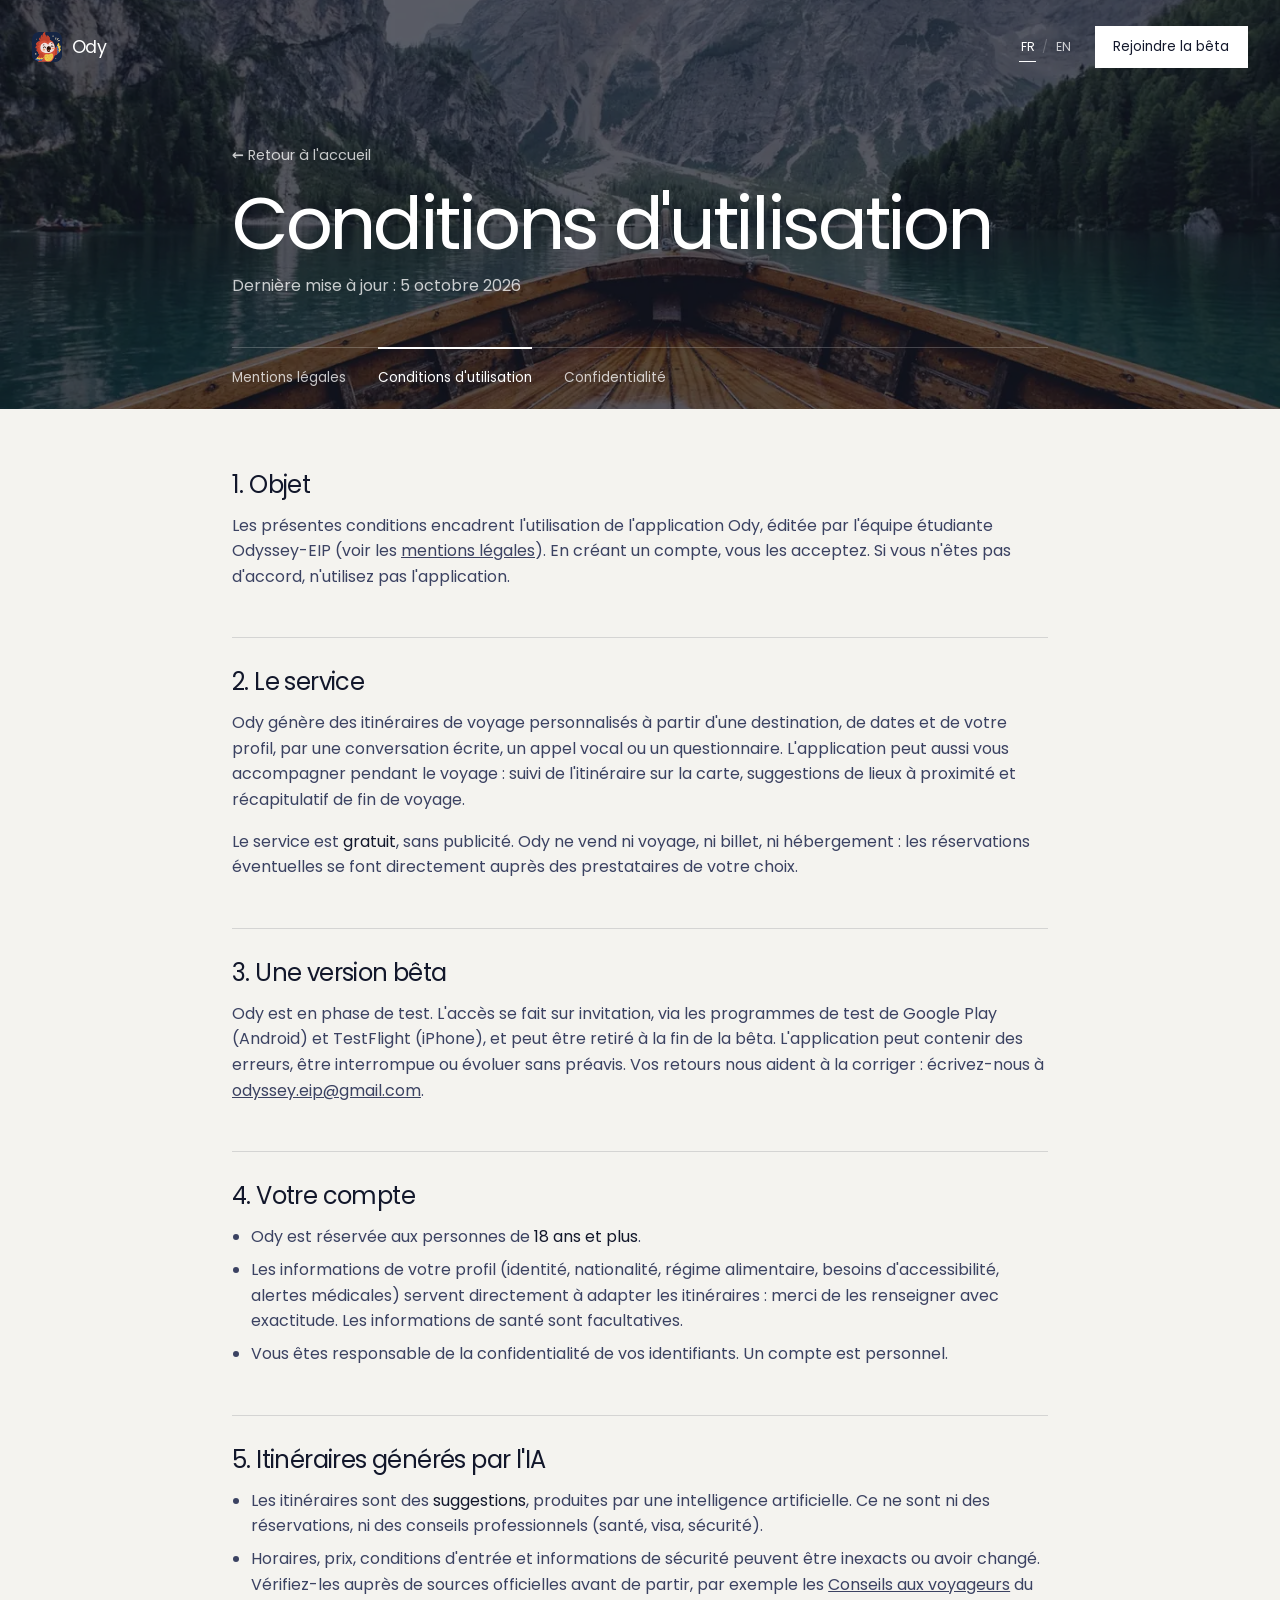
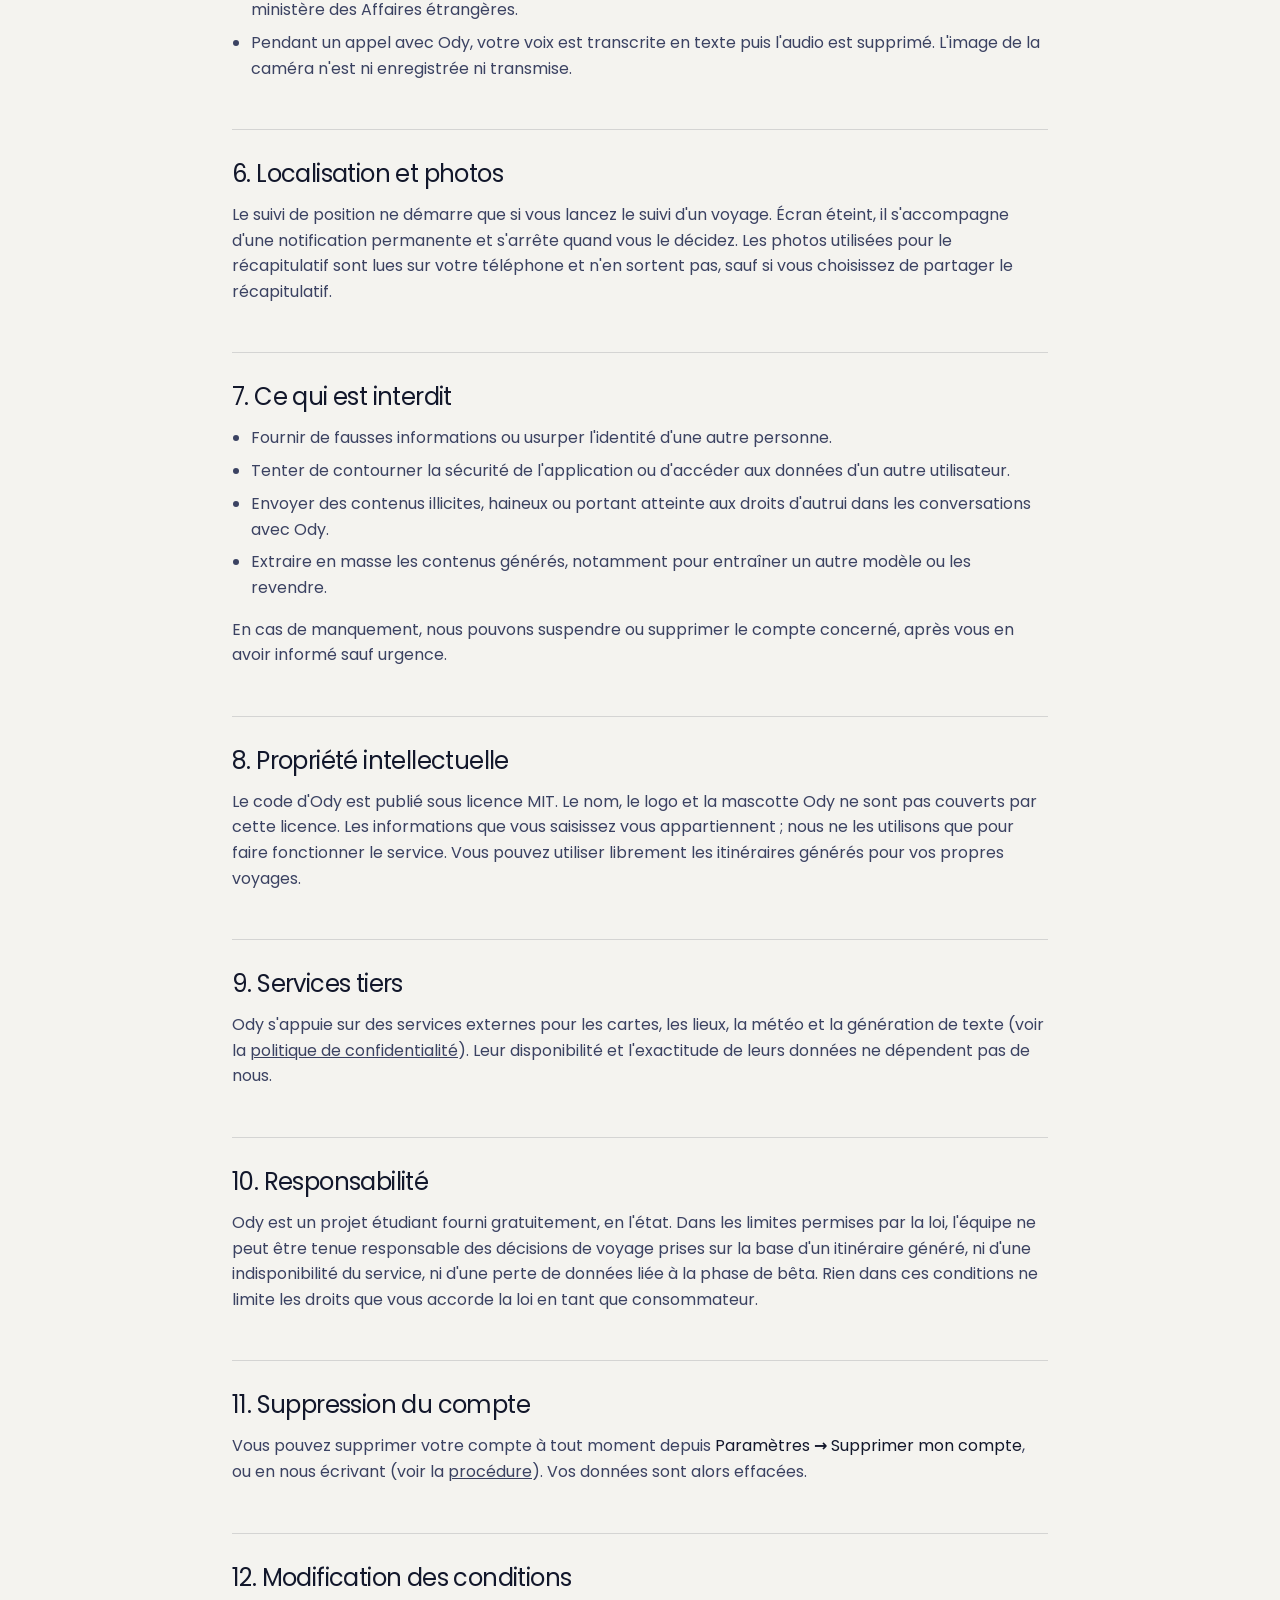
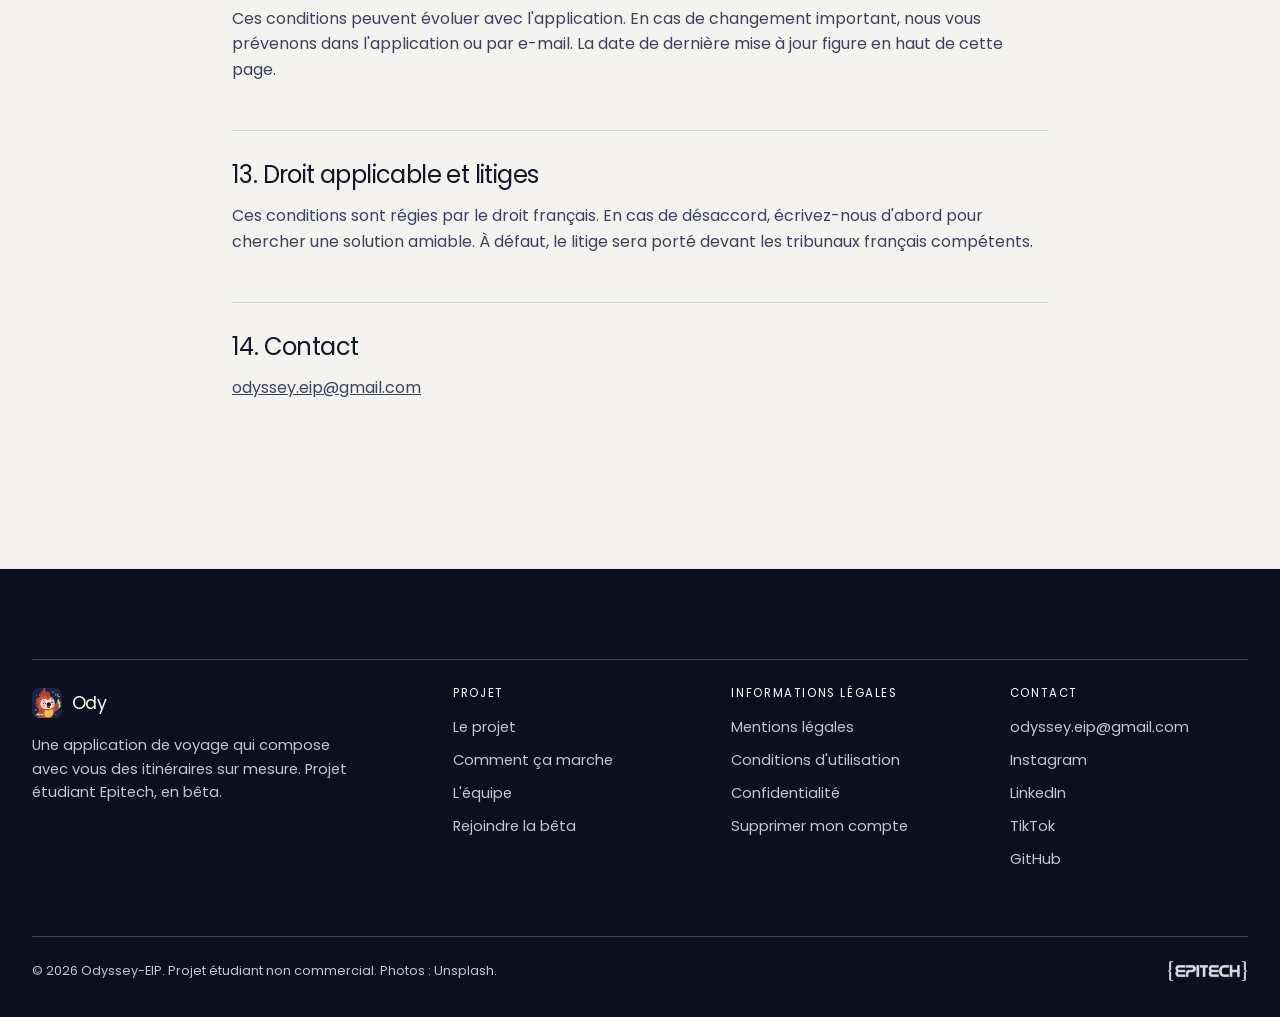
<file: cgu.html>
<!DOCTYPE html>
<html lang="fr" data-title-fr="Conditions d'utilisation — Ody" data-title-en="Terms of use — Ody">
<head>
<meta charset="UTF-8">
<meta name="viewport" content="width=device-width, initial-scale=1.0">
<title>Conditions d'utilisation — Ody</title>
<meta name="description" content="Conditions générales d'utilisation de l'application Ody." data-fr="Conditions générales d'utilisation de l'application Ody." data-en="Terms of use of the Ody app.">
<meta name="theme-color" content="#0b0f1e">
<link rel="icon" type="image/svg+xml" href="assets/img/logo-ody.svg">
<link rel="apple-touch-icon" href="assets/img/logo-ody.svg">
<link rel="stylesheet" href="assets/site.css">
</head>
<body>
<a class="skip" href="#contenu" data-fr="Aller au contenu" data-en="Skip to content">Aller au contenu</a>

<header class="legal-head">
  <img src="assets/img/lake-1400.webp" alt="">
  <nav class="nav" aria-label="Navigation principale" data-aria-fr="Navigation principale" data-aria-en="Main navigation">
    <a class="brand" href="./">
      <img src="assets/img/logo-ody.svg" alt="" width="34" height="34">
      <span>Ody</span>
    </a>
    <div class="nav-right">
      <div class="lang-switch" role="group" aria-label="Langue" data-aria-fr="Langue" data-aria-en="Language">
        <button type="button" class="lang-btn" data-lang="fr" aria-pressed="true">FR</button>
        <span aria-hidden="true">/</span>
        <button type="button" class="lang-btn" data-lang="en" aria-pressed="false">EN</button>
      </div>
      <a class="btn btn-light" href="./#beta"><span data-fr="Rejoindre la bêta" data-en="Join the beta">Rejoindre la bêta</span></a>
    </div>
  </nav>
  <div class="legal-title">
    <a class="back" href="./" data-fr="← Retour à l'accueil" data-en="← Back to home">← Retour à l'accueil</a>
    <h1 data-fr="Conditions d'utilisation" data-en="Terms of use">Conditions d'utilisation</h1>
    <p data-fr="Dernière mise à jour : 5 octobre 2026" data-en="Last updated: October 5, 2026">Dernière mise à jour : 5 octobre 2026</p>
    <nav class="legal-tabs" aria-label="Documents" data-aria-fr="Documents" data-aria-en="Documents">
      <a href="mentions-legales.html" data-fr="Mentions légales" data-en="Legal notice">Mentions légales</a>
      <a href="cgu.html" aria-current="page" data-fr="Conditions d'utilisation" data-en="Terms of use">Conditions d'utilisation</a>
      <a href="confidentialite.html" data-fr="Confidentialité" data-en="Privacy">Confidentialité</a>
    </nav>
  </div>
</header>

<main class="legal" id="contenu">
<div data-lang-block="fr" lang="fr">
<section>
    <h2>1. Objet</h2>
    <p>Les présentes conditions encadrent l'utilisation de l'application Ody, éditée par l'équipe étudiante Odyssey-EIP (voir les <a href="mentions-legales.html">mentions légales</a>). En créant un compte, vous les acceptez. Si vous n'êtes pas d'accord, n'utilisez pas l'application.</p>
  </section>

  <section>
    <h2>2. Le service</h2>
    <p>Ody génère des itinéraires de voyage personnalisés à partir d'une destination, de dates et de votre profil, par une conversation écrite, un appel vocal ou un questionnaire. L'application peut aussi vous accompagner pendant le voyage : suivi de l'itinéraire sur la carte, suggestions de lieux à proximité et récapitulatif de fin de voyage.</p>
    <p>Le service est <strong>gratuit</strong>, sans publicité. Ody ne vend ni voyage, ni billet, ni hébergement : les réservations éventuelles se font directement auprès des prestataires de votre choix.</p>
  </section>

  <section>
    <h2>3. Une version bêta</h2>
    <p>Ody est en phase de test. L'accès se fait sur invitation, via les programmes de test de Google Play (Android) et TestFlight (iPhone), et peut être retiré à la fin de la bêta. L'application peut contenir des erreurs, être interrompue ou évoluer sans préavis. Vos retours nous aident à la corriger : écrivez-nous à <a href="mailto:odyssey.eip@gmail.com">odyssey.eip@gmail.com</a>.</p>
  </section>

  <section>
    <h2>4. Votre compte</h2>
    <ul>
      <li>Ody est réservée aux personnes de <strong>18 ans et plus</strong>.</li>
      <li>Les informations de votre profil (identité, nationalité, régime alimentaire, besoins d'accessibilité, alertes médicales) servent directement à adapter les itinéraires : merci de les renseigner avec exactitude. Les informations de santé sont facultatives.</li>
      <li>Vous êtes responsable de la confidentialité de vos identifiants. Un compte est personnel.</li>
    </ul>
  </section>

  <section>
    <h2>5. Itinéraires générés par l'IA</h2>
    <ul>
      <li>Les itinéraires sont des <strong>suggestions</strong>, produites par une intelligence artificielle. Ce ne sont ni des réservations, ni des conseils professionnels (santé, visa, sécurité).</li>
      <li>Horaires, prix, conditions d'entrée et informations de sécurité peuvent être inexacts ou avoir changé. Vérifiez-les auprès de sources officielles avant de partir, par exemple les <a href="https://www.diplomatie.gouv.fr/fr/conseils-aux-voyageurs/" rel="noopener">Conseils aux voyageurs</a> du ministère des Affaires étrangères.</li>
      <li>Pendant un appel avec Ody, votre voix est transcrite en texte puis l'audio est supprimé. L'image de la caméra n'est ni enregistrée ni transmise.</li>
    </ul>
  </section>

  <section>
    <h2>6. Localisation et photos</h2>
    <p>Le suivi de position ne démarre que si vous lancez le suivi d'un voyage. Écran éteint, il s'accompagne d'une notification permanente et s'arrête quand vous le décidez. Les photos utilisées pour le récapitulatif sont lues sur votre téléphone et n'en sortent pas, sauf si vous choisissez de partager le récapitulatif.</p>
  </section>

  <section>
    <h2>7. Ce qui est interdit</h2>
    <ul>
      <li>Fournir de fausses informations ou usurper l'identité d'une autre personne.</li>
      <li>Tenter de contourner la sécurité de l'application ou d'accéder aux données d'un autre utilisateur.</li>
      <li>Envoyer des contenus illicites, haineux ou portant atteinte aux droits d'autrui dans les conversations avec Ody.</li>
      <li>Extraire en masse les contenus générés, notamment pour entraîner un autre modèle ou les revendre.</li>
    </ul>
    <p>En cas de manquement, nous pouvons suspendre ou supprimer le compte concerné, après vous en avoir informé sauf urgence.</p>
  </section>

  <section>
    <h2>8. Propriété intellectuelle</h2>
    <p>Le code d'Ody est publié sous licence MIT. Le nom, le logo et la mascotte Ody ne sont pas couverts par cette licence. Les informations que vous saisissez vous appartiennent ; nous ne les utilisons que pour faire fonctionner le service. Vous pouvez utiliser librement les itinéraires générés pour vos propres voyages.</p>
  </section>

  <section>
    <h2>9. Services tiers</h2>
    <p>Ody s'appuie sur des services externes pour les cartes, les lieux, la météo et la génération de texte (voir la <a href="confidentialite.html">politique de confidentialité</a>). Leur disponibilité et l'exactitude de leurs données ne dépendent pas de nous.</p>
  </section>

  <section>
    <h2>10. Responsabilité</h2>
    <p>Ody est un projet étudiant fourni gratuitement, en l'état. Dans les limites permises par la loi, l'équipe ne peut être tenue responsable des décisions de voyage prises sur la base d'un itinéraire généré, ni d'une indisponibilité du service, ni d'une perte de données liée à la phase de bêta. Rien dans ces conditions ne limite les droits que vous accorde la loi en tant que consommateur.</p>
  </section>

  <section>
    <h2>11. Suppression du compte</h2>
    <p>Vous pouvez supprimer votre compte à tout moment depuis <strong>Paramètres → Supprimer mon compte</strong>, ou en nous écrivant (voir la <a href="confidentialite.html#suppression">procédure</a>). Vos données sont alors effacées.</p>
  </section>

  <section>
    <h2>12. Modification des conditions</h2>
    <p>Ces conditions peuvent évoluer avec l'application. En cas de changement important, nous vous prévenons dans l'application ou par e-mail. La date de dernière mise à jour figure en haut de cette page.</p>
  </section>

  <section>
    <h2>13. Droit applicable et litiges</h2>
    <p>Ces conditions sont régies par le droit français. En cas de désaccord, écrivez-nous d'abord pour chercher une solution amiable. À défaut, le litige sera porté devant les tribunaux français compétents.</p>
  </section>

  <section>
    <h2>14. Contact</h2>
    <p><a href="mailto:odyssey.eip@gmail.com">odyssey.eip@gmail.com</a></p>
  </section>
</div>

<div data-lang-block="en" lang="en" hidden>
<section>
    <h2>1. Purpose</h2>
    <p>These terms govern the use of the Ody app, published by the Odyssey-EIP student team (see the <a href="mentions-legales.html?lang=en">legal notice</a>). By creating an account, you accept them. If you disagree, do not use the app.</p>
  </section>

  <section>
    <h2>2. The service</h2>
    <p>Ody generates personalized travel itineraries from a destination, dates and your profile, through a written conversation, a voice call or a questionnaire. The app can also accompany you during the trip: following your itinerary on the map, nearby place suggestions and an end-of-trip recap.</p>
    <p>The service is <strong>free</strong> and ad-free. Ody sells no trips, tickets or accommodation: any bookings are made directly with the providers of your choice.</p>
  </section>

  <section>
    <h2>3. A beta version</h2>
    <p>Ody is in testing. Access is by invitation, through the Google Play (Android) and TestFlight (iPhone) testing programs, and may be withdrawn when the beta ends. The app may contain errors, be interrupted or change without notice. Your feedback helps us fix it: write to <a href="mailto:odyssey.eip@gmail.com">odyssey.eip@gmail.com</a>.</p>
  </section>

  <section>
    <h2>4. Your account</h2>
    <ul>
      <li>Ody is intended for people aged <strong>18 and over</strong>.</li>
      <li>Your profile information (identity, nationality, diet, accessibility needs, medical alerts) is used directly to adapt itineraries: please keep it accurate. Health information is optional.</li>
      <li>You are responsible for keeping your credentials confidential. An account is personal.</li>
    </ul>
  </section>

  <section>
    <h2>5. AI-generated itineraries</h2>
    <ul>
      <li>Itineraries are <strong>suggestions</strong> produced by artificial intelligence. They are neither bookings nor professional advice (health, visa, safety).</li>
      <li>Opening hours, prices, entry requirements and safety information may be inaccurate or out of date. Check them with official sources before you leave, such as your government's travel advice.</li>
      <li>During a call with Ody, your voice is transcribed to text and the audio is then deleted. The camera image is neither recorded nor transmitted.</li>
    </ul>
  </section>

  <section>
    <h2>6. Location and photos</h2>
    <p>Location tracking only starts when you start tracking a trip. With the screen off, it runs with a persistent notification and stops whenever you decide. Photos used for the recap are read on your phone and never leave it, unless you choose to share the recap.</p>
  </section>

  <section>
    <h2>7. What is not allowed</h2>
    <ul>
      <li>Providing false information or impersonating someone else.</li>
      <li>Trying to bypass the app's security or access another user's data.</li>
      <li>Sending unlawful or hateful content, or content that infringes the rights of others, in conversations with Ody.</li>
      <li>Bulk-extracting generated content, in particular to train another model or resell it.</li>
    </ul>
    <p>If these rules are broken, we may suspend or delete the account concerned, after informing you except in urgent cases.</p>
  </section>

  <section>
    <h2>8. Intellectual property</h2>
    <p>Ody's code is released under the MIT license. The name, the logo and the Ody mascot are not covered by that license. The information you enter belongs to you; we only use it to run the service. You may freely use generated itineraries for your own trips.</p>
  </section>

  <section>
    <h2>9. Third-party services</h2>
    <p>Ody relies on external services for maps, places, weather and text generation (see the <a href="confidentialite.html?lang=en">privacy policy</a>). Their availability and the accuracy of their data are outside our control.</p>
  </section>

  <section>
    <h2>10. Liability</h2>
    <p>Ody is a student project provided free of charge, as is. To the extent permitted by law, the team cannot be held liable for travel decisions based on a generated itinerary, for service unavailability, or for data loss related to the beta. Nothing in these terms limits your statutory rights as a consumer.</p>
  </section>

  <section>
    <h2>11. Deleting your account</h2>
    <p>You can delete your account at any time from <strong>Settings → Delete my account</strong>, or by writing to us (see the <a href="confidentialite.html?lang=en#deletion">procedure</a>). Your data is then erased.</p>
  </section>

  <section>
    <h2>12. Changes to these terms</h2>
    <p>These terms may change as the app evolves. For any significant change, we will let you know in the app or by email. The last update date is shown at the top of this page.</p>
  </section>

  <section>
    <h2>13. Governing law and disputes</h2>
    <p>These terms are governed by French law. If you disagree with us, please write to us first so we can look for an amicable solution. Failing that, the dispute will be brought before the competent French courts.</p>
  </section>

  <section>
    <h2>14. Contact</h2>
    <p><a href="mailto:odyssey.eip@gmail.com">odyssey.eip@gmail.com</a></p>
  </section>
</div>
</main>

<footer class="footer">
  <div class="wrap">
    <div class="footer-grid">
      <div>
        <a class="brand" href="./"><img src="assets/img/logo-ody.svg" alt="" width="34" height="34"><span>Ody</span></a>
        <p class="footer-tag" data-fr="Une application de voyage qui compose avec vous des itinéraires sur mesure. Projet étudiant Epitech, en bêta." data-en="A travel app that builds tailor-made itineraries with you. An Epitech student project, in beta.">Une application de voyage qui compose avec vous des itinéraires sur mesure. Projet étudiant Epitech, en bêta.</p>
      </div>
      <div>
        <h4 data-fr="Projet" data-en="Project">Projet</h4>
        <ul>
          <li><a href="./#projet" data-fr="Le projet" data-en="The project">Le projet</a></li>
          <li><a href="./#fonctionnement" data-fr="Comment ça marche" data-en="How it works">Comment ça marche</a></li>
          <li><a href="./#equipe" data-fr="L'équipe" data-en="The team">L'équipe</a></li>
          <li><a href="./#beta" data-fr="Rejoindre la bêta" data-en="Join the beta">Rejoindre la bêta</a></li>
        </ul>
      </div>
      <div>
        <h4 data-fr="Informations légales" data-en="Legal">Informations légales</h4>
        <ul>
          <li><a href="mentions-legales.html" data-fr="Mentions légales" data-en="Legal notice">Mentions légales</a></li>
          <li><a href="cgu.html" data-fr="Conditions d'utilisation" data-en="Terms of use">Conditions d'utilisation</a></li>
          <li><a href="confidentialite.html" data-fr="Confidentialité" data-en="Privacy">Confidentialité</a></li>
          <li><a href="confidentialite.html#suppression" data-fr="Supprimer mon compte" data-en="Delete my account">Supprimer mon compte</a></li>
        </ul>
      </div>
      <div>
        <h4>Contact</h4>
        <ul>
          <li><a href="mailto:odyssey.eip@gmail.com">odyssey.eip@gmail.com</a></li>
          <li><a href="https://www.instagram.com/ody.eip/" rel="noopener" target="_blank">Instagram</a></li>
          <li><a href="https://www.linkedin.com/company/ody-eip" rel="noopener" target="_blank">LinkedIn</a></li>
          <li><a href="https://www.tiktok.com/@ody.eip" rel="noopener" target="_blank">TikTok</a></li>
          <li><a href="https://github.com/Odyssey-EIP" rel="noopener" target="_blank">GitHub</a></li>
        </ul>
      </div>
    </div>
    <div class="footer-bottom">
      <span data-fr="© 2026 Odyssey-EIP. Projet étudiant non commercial. Photos : Unsplash." data-en="© 2026 Odyssey-EIP. Non-commercial student project. Photos: Unsplash.">© 2026 Odyssey-EIP. Projet étudiant non commercial. Photos : Unsplash.</span>
      <img src="assets/img/epitech-white.png" alt="Epitech" width="81" height="20">
    </div>
  </div>
</footer>

<script src="assets/site.js"></script>
</body>
</html>
</file>
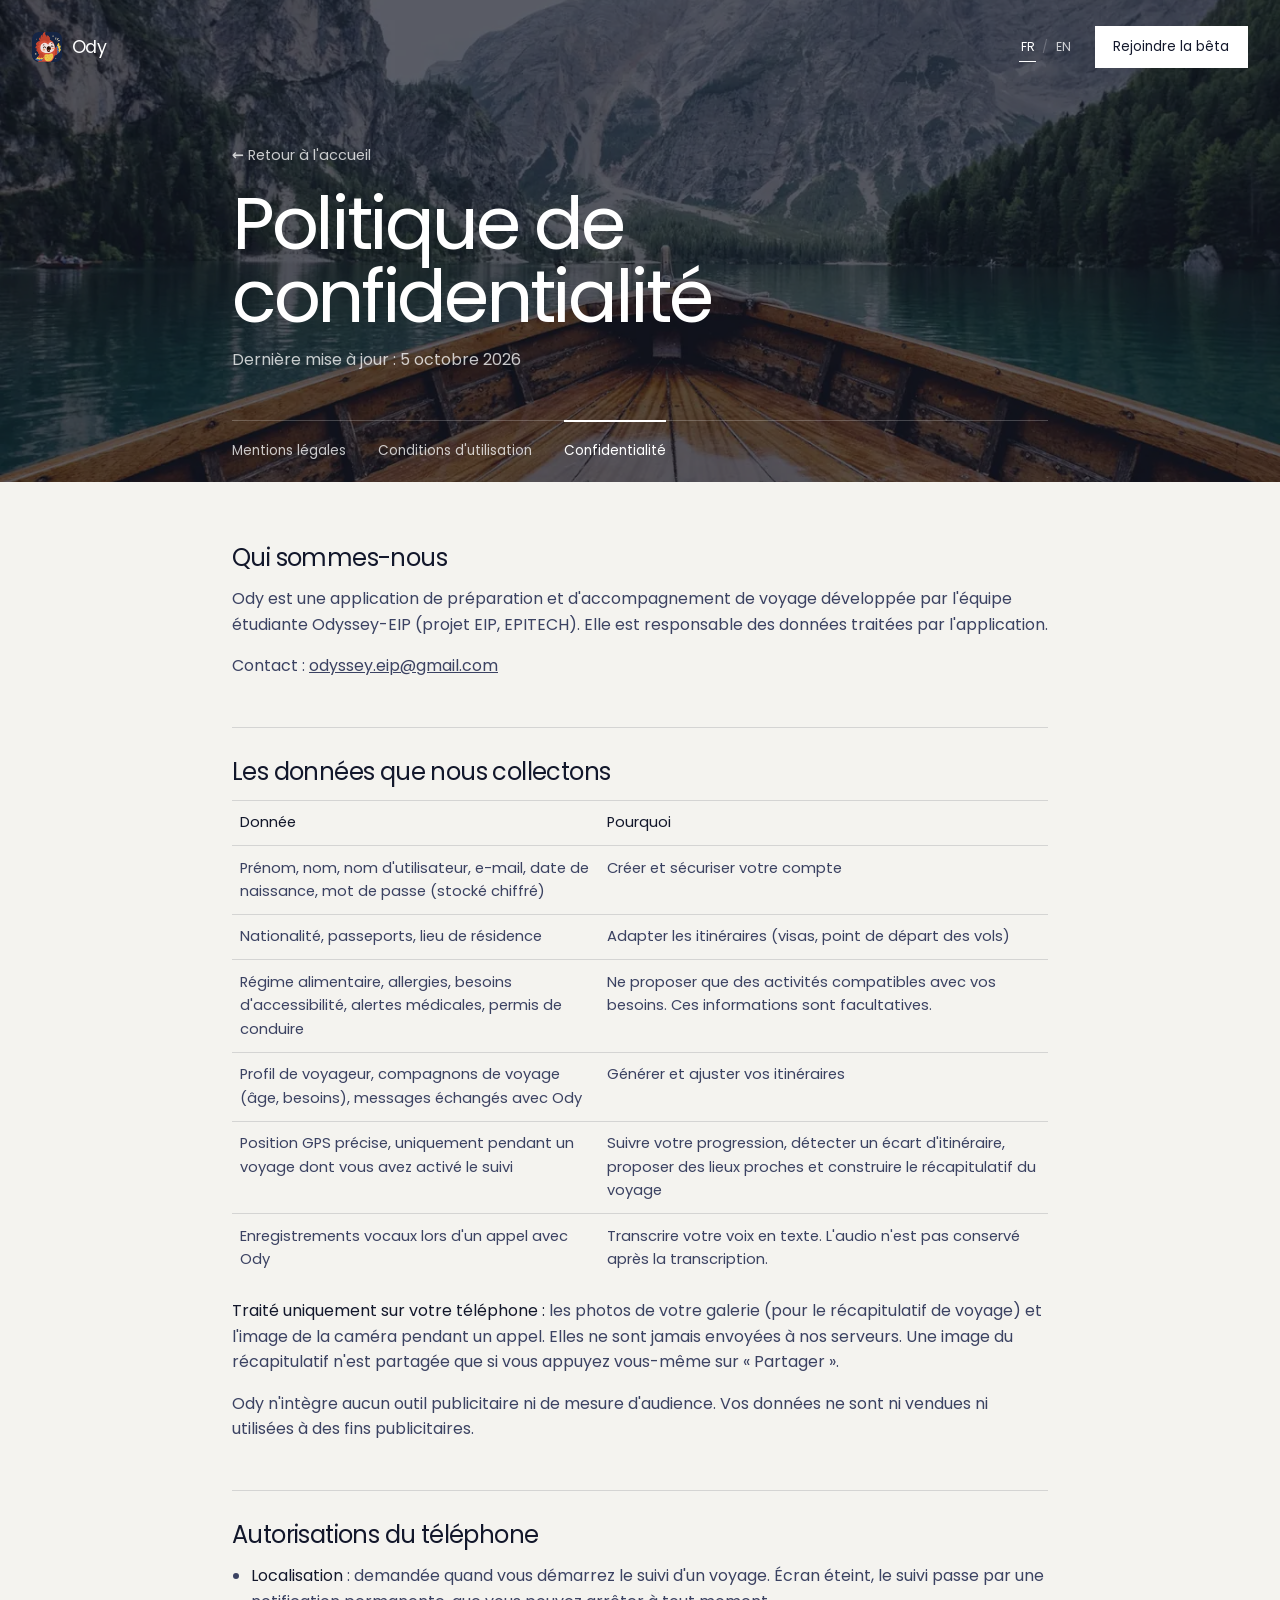
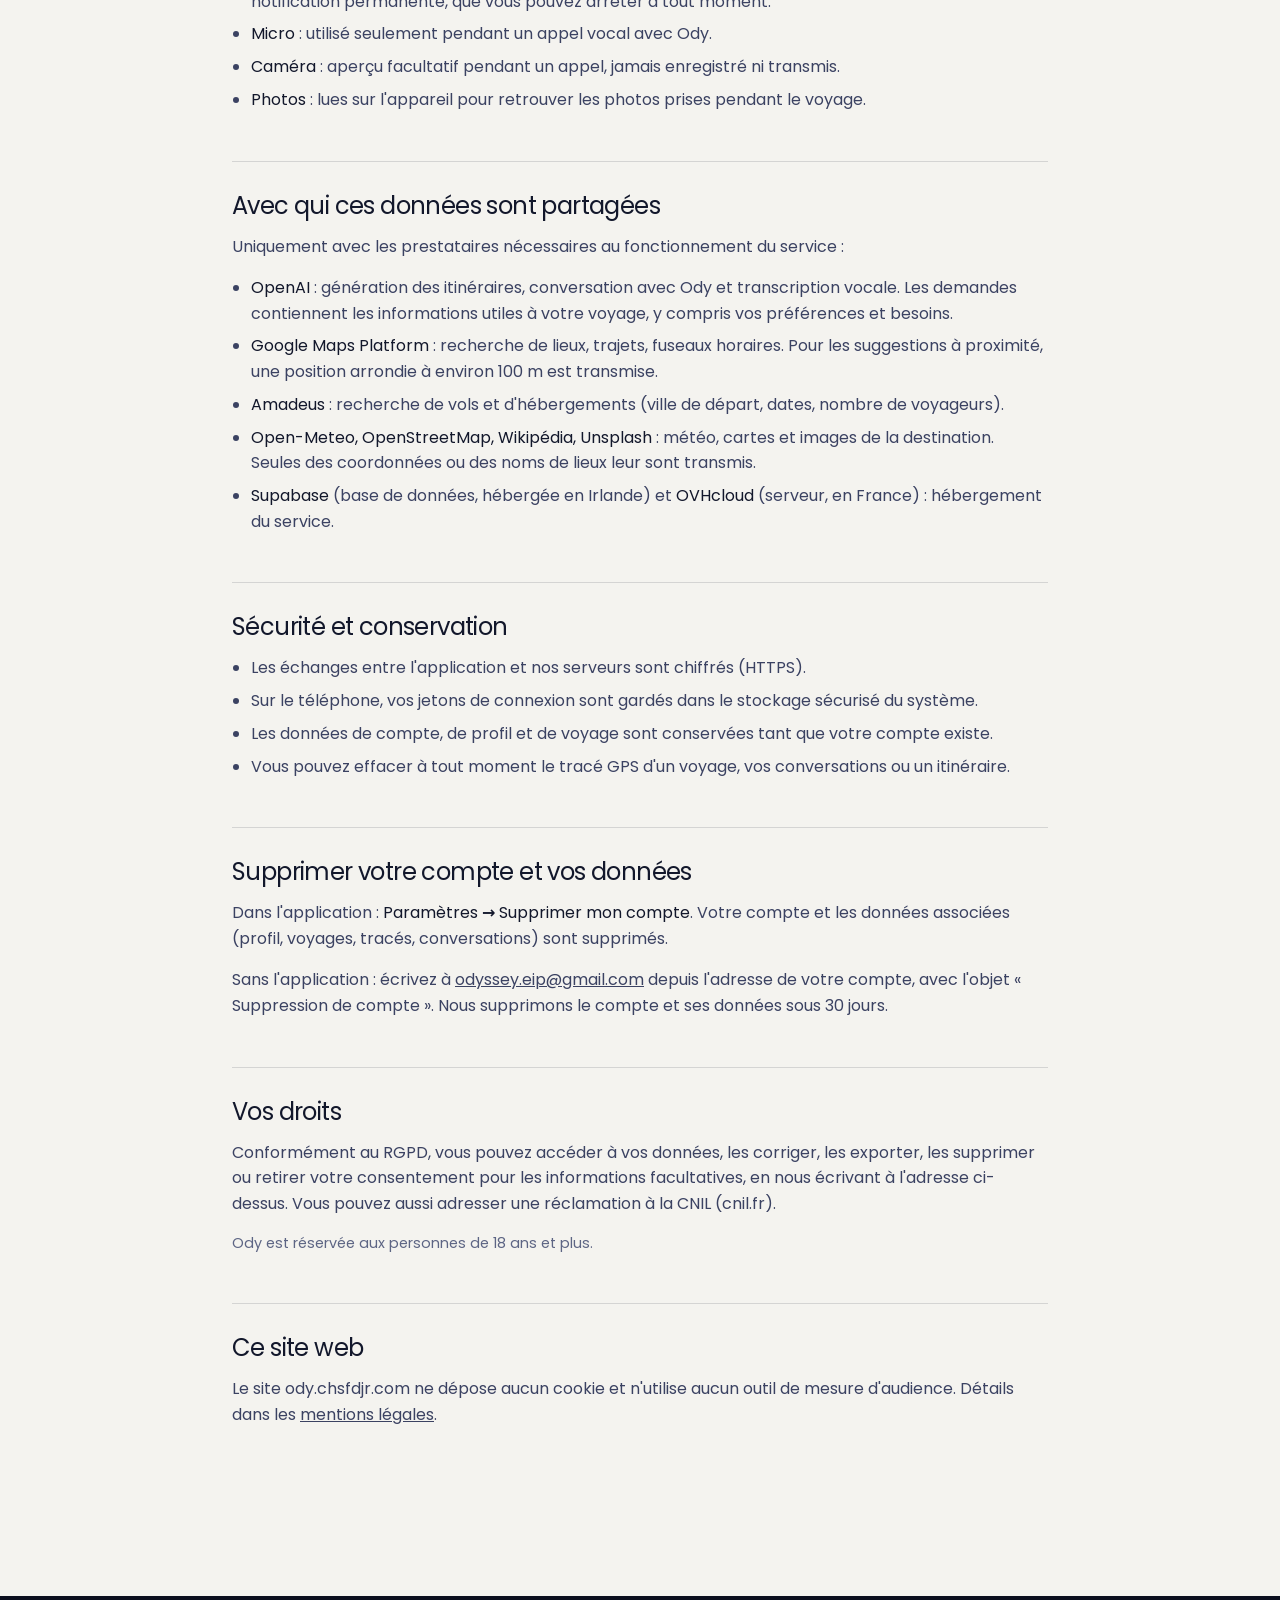
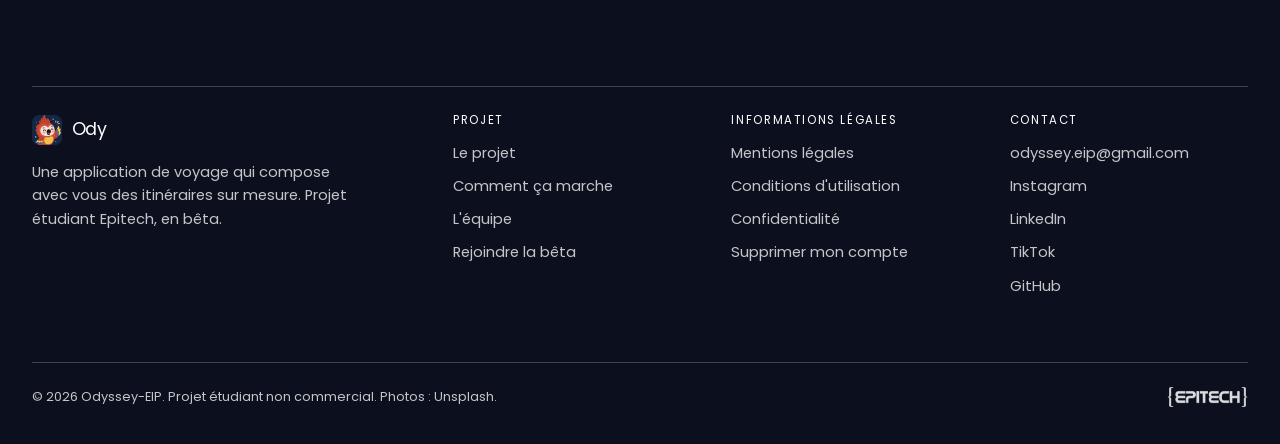
<file: confidentialite.html>
<!DOCTYPE html>
<html lang="fr" data-title-fr="Politique de confidentialité — Ody" data-title-en="Privacy policy — Ody">
<head>
<meta charset="UTF-8">
<meta name="viewport" content="width=device-width, initial-scale=1.0">
<title>Politique de confidentialité — Ody</title>
<meta name="description" content="Politique de confidentialité de l'application Ody." data-fr="Politique de confidentialité de l'application Ody." data-en="Privacy policy of the Ody app.">
<meta name="theme-color" content="#0b0f1e">
<link rel="icon" type="image/svg+xml" href="assets/img/logo-ody.svg">
<link rel="apple-touch-icon" href="assets/img/logo-ody.svg">
<link rel="stylesheet" href="assets/site.css">
</head>
<body>
<a class="skip" href="#contenu" data-fr="Aller au contenu" data-en="Skip to content">Aller au contenu</a>

<header class="legal-head">
  <img src="assets/img/lake-1400.webp" alt="">
  <nav class="nav" aria-label="Navigation principale" data-aria-fr="Navigation principale" data-aria-en="Main navigation">
    <a class="brand" href="./">
      <img src="assets/img/logo-ody.svg" alt="" width="34" height="34">
      <span>Ody</span>
    </a>
    <div class="nav-right">
      <div class="lang-switch" role="group" aria-label="Langue" data-aria-fr="Langue" data-aria-en="Language">
        <button type="button" class="lang-btn" data-lang="fr" aria-pressed="true">FR</button>
        <span aria-hidden="true">/</span>
        <button type="button" class="lang-btn" data-lang="en" aria-pressed="false">EN</button>
      </div>
      <a class="btn btn-light" href="./#beta"><span data-fr="Rejoindre la bêta" data-en="Join the beta">Rejoindre la bêta</span></a>
    </div>
  </nav>
  <div class="legal-title">
    <a class="back" href="./" data-fr="← Retour à l'accueil" data-en="← Back to home">← Retour à l'accueil</a>
    <h1 data-fr="Politique de confidentialité" data-en="Privacy policy">Politique de confidentialité</h1>
    <p data-fr="Dernière mise à jour : 5 octobre 2026" data-en="Last updated: October 5, 2026">Dernière mise à jour : 5 octobre 2026</p>
    <nav class="legal-tabs" aria-label="Documents" data-aria-fr="Documents" data-aria-en="Documents">
      <a href="mentions-legales.html" data-fr="Mentions légales" data-en="Legal notice">Mentions légales</a>
      <a href="cgu.html" data-fr="Conditions d'utilisation" data-en="Terms of use">Conditions d'utilisation</a>
      <a href="confidentialite.html" aria-current="page" data-fr="Confidentialité" data-en="Privacy">Confidentialité</a>
    </nav>
  </div>
</header>

<main class="legal" id="contenu">
<div data-lang-block="fr" lang="fr">
<section>
    <h2>Qui sommes-nous</h2>
    <p>Ody est une application de préparation et d'accompagnement de voyage développée par l'équipe étudiante Odyssey-EIP (projet EIP, EPITECH). Elle est responsable des données traitées par l'application.</p>
    <p>Contact : <a href="mailto:odyssey.eip@gmail.com">odyssey.eip@gmail.com</a></p>
  </section>

  <section>
    <h2>Les données que nous collectons</h2>
    <div class="table-wrap">
    <table>
      <tr><th>Donnée</th><th>Pourquoi</th></tr>
      <tr><td>Prénom, nom, nom d'utilisateur, e-mail, date de naissance, mot de passe (stocké chiffré)</td><td>Créer et sécuriser votre compte</td></tr>
      <tr><td>Nationalité, passeports, lieu de résidence</td><td>Adapter les itinéraires (visas, point de départ des vols)</td></tr>
      <tr><td>Régime alimentaire, allergies, besoins d'accessibilité, alertes médicales, permis de conduire</td><td>Ne proposer que des activités compatibles avec vos besoins. Ces informations sont facultatives.</td></tr>
      <tr><td>Profil de voyageur, compagnons de voyage (âge, besoins), messages échangés avec Ody</td><td>Générer et ajuster vos itinéraires</td></tr>
      <tr><td>Position GPS précise, uniquement pendant un voyage dont vous avez activé le suivi</td><td>Suivre votre progression, détecter un écart d'itinéraire, proposer des lieux proches et construire le récapitulatif du voyage</td></tr>
      <tr><td>Enregistrements vocaux lors d'un appel avec Ody</td><td>Transcrire votre voix en texte. L'audio n'est pas conservé après la transcription.</td></tr>
    </table>
    </div>
    <p><strong>Traité uniquement sur votre téléphone :</strong> les photos de votre galerie (pour le récapitulatif de voyage) et l'image de la caméra pendant un appel. Elles ne sont jamais envoyées à nos serveurs. Une image du récapitulatif n'est partagée que si vous appuyez vous-même sur « Partager ».</p>
    <p>Ody n'intègre aucun outil publicitaire ni de mesure d'audience. Vos données ne sont ni vendues ni utilisées à des fins publicitaires.</p>
  </section>

  <section>
    <h2>Autorisations du téléphone</h2>
    <ul>
      <li><strong>Localisation</strong> : demandée quand vous démarrez le suivi d'un voyage. Écran éteint, le suivi passe par une notification permanente, que vous pouvez arrêter à tout moment.</li>
      <li><strong>Micro</strong> : utilisé seulement pendant un appel vocal avec Ody.</li>
      <li><strong>Caméra</strong> : aperçu facultatif pendant un appel, jamais enregistré ni transmis.</li>
      <li><strong>Photos</strong> : lues sur l'appareil pour retrouver les photos prises pendant le voyage.</li>
    </ul>
  </section>

  <section>
    <h2>Avec qui ces données sont partagées</h2>
    <p>Uniquement avec les prestataires nécessaires au fonctionnement du service :</p>
    <ul>
      <li><strong>OpenAI</strong> : génération des itinéraires, conversation avec Ody et transcription vocale. Les demandes contiennent les informations utiles à votre voyage, y compris vos préférences et besoins.</li>
      <li><strong>Google Maps Platform</strong> : recherche de lieux, trajets, fuseaux horaires. Pour les suggestions à proximité, une position arrondie à environ 100 m est transmise.</li>
      <li><strong>Amadeus</strong> : recherche de vols et d'hébergements (ville de départ, dates, nombre de voyageurs).</li>
      <li><strong>Open-Meteo, OpenStreetMap, Wikipédia, Unsplash</strong> : météo, cartes et images de la destination. Seules des coordonnées ou des noms de lieux leur sont transmis.</li>
      <li><strong>Supabase</strong> (base de données, hébergée en Irlande) et <strong>OVHcloud</strong> (serveur, en France) : hébergement du service.</li>
    </ul>
  </section>

  <section>
    <h2>Sécurité et conservation</h2>
    <ul>
      <li>Les échanges entre l'application et nos serveurs sont chiffrés (HTTPS).</li>
      <li>Sur le téléphone, vos jetons de connexion sont gardés dans le stockage sécurisé du système.</li>
      <li>Les données de compte, de profil et de voyage sont conservées tant que votre compte existe.</li>
      <li>Vous pouvez effacer à tout moment le tracé GPS d'un voyage, vos conversations ou un itinéraire.</li>
    </ul>
  </section>

  <section id="suppression" data-anchor-en="deletion">
    <h2>Supprimer votre compte et vos données</h2>
    <p>Dans l'application : <strong>Paramètres → Supprimer mon compte</strong>. Votre compte et les données associées (profil, voyages, tracés, conversations) sont supprimés.</p>
    <p>Sans l'application : écrivez à <a href="mailto:odyssey.eip@gmail.com?subject=Suppression%20de%20compte%20Ody">odyssey.eip@gmail.com</a> depuis l'adresse de votre compte, avec l'objet « Suppression de compte ». Nous supprimons le compte et ses données sous 30 jours.</p>
  </section>

  <section>
    <h2>Vos droits</h2>
    <p>Conformément au RGPD, vous pouvez accéder à vos données, les corriger, les exporter, les supprimer ou retirer votre consentement pour les informations facultatives, en nous écrivant à l'adresse ci-dessus. Vous pouvez aussi adresser une réclamation à la CNIL (cnil.fr).</p>
    <p class="muted">Ody est réservée aux personnes de 18 ans et plus.</p>
  </section>

  <section>
    <h2>Ce site web</h2>
    <p>Le site ody.chsfdjr.com ne dépose aucun cookie et n'utilise aucun outil de mesure d'audience. Détails dans les <a href="mentions-legales.html#cookies">mentions légales</a>.</p>
  </section>
</div>

<div data-lang-block="en" lang="en" hidden>
<section>
    <h2>Who we are</h2>
    <p>Ody is a travel planning and companion app developed by the Odyssey-EIP student team (EIP project, EPITECH). The team is the controller of the data processed by the app.</p>
    <p>Contact: <a href="mailto:odyssey.eip@gmail.com">odyssey.eip@gmail.com</a></p>
  </section>

  <section>
    <h2>Data we collect</h2>
    <div class="table-wrap">
    <table>
      <tr><th>Data</th><th>Why</th></tr>
      <tr><td>First name, last name, username, email, date of birth, password (stored encrypted)</td><td>Create and secure your account</td></tr>
      <tr><td>Nationality, passports, place of residence</td><td>Tailor itineraries (visas, flight departure point)</td></tr>
      <tr><td>Dietary requirements, allergies, accessibility needs, medical alerts, driving licence</td><td>Only suggest activities that suit your needs. This information is optional.</td></tr>
      <tr><td>Traveler profile, travel companions (age, needs), messages exchanged with Ody</td><td>Generate and adjust your itineraries</td></tr>
      <tr><td>Precise GPS location, only during a trip for which you have turned on tracking</td><td>Follow your progress, detect when you leave the itinerary, suggest nearby places and build the trip recap</td></tr>
      <tr><td>Voice recordings during a call with Ody</td><td>Transcribe your voice into text. The audio is not kept after transcription.</td></tr>
    </table>
    </div>
    <p><strong>Processed only on your phone:</strong> photos from your gallery (for the trip recap) and the camera image during a call. They are never sent to our servers. A recap image is only shared if you tap “Share” yourself.</p>
    <p>Ody contains no advertising or analytics tools. Your data is never sold or used for advertising.</p>
  </section>

  <section>
    <h2>Phone permissions</h2>
    <ul>
      <li><strong>Location</strong>: requested when you start tracking a trip. With the screen off, tracking runs through a persistent notification, which you can stop at any time.</li>
      <li><strong>Microphone</strong>: used only during a voice call with Ody.</li>
      <li><strong>Camera</strong>: optional preview during a call, never recorded or transmitted.</li>
      <li><strong>Photos</strong>: read on the device to find the photos taken during the trip.</li>
    </ul>
  </section>

  <section>
    <h2>Who we share data with</h2>
    <p>Only with the service providers required to run the service:</p>
    <ul>
      <li><strong>OpenAI</strong>: itinerary generation, conversations with Ody and voice transcription. Requests contain the information relevant to your trip, including your preferences and needs.</li>
      <li><strong>Google Maps Platform</strong>: place search, routes, time zones. For nearby suggestions, a location rounded to about 100 m is sent.</li>
      <li><strong>Amadeus</strong>: flight and accommodation search (departure city, dates, number of travelers).</li>
      <li><strong>Open-Meteo, OpenStreetMap, Wikipedia, Unsplash</strong>: weather, maps and destination images. Only coordinates or place names are sent to them.</li>
      <li><strong>Supabase</strong> (database, hosted in Ireland) and <strong>OVHcloud</strong> (server, in France): service hosting.</li>
    </ul>
  </section>

  <section>
    <h2>Security and retention</h2>
    <ul>
      <li>Communication between the app and our servers is encrypted (HTTPS).</li>
      <li>On your phone, your login tokens are kept in the system's secure storage.</li>
      <li>Account, profile and trip data are kept for as long as your account exists.</li>
      <li>You can delete a trip's GPS track, your conversations or an itinerary at any time.</li>
    </ul>
  </section>

  <section id="deletion">
    <h2>Delete your account and data</h2>
    <p>In the app: <strong>Settings → Delete my account</strong>. Your account and its associated data (profile, trips, tracks, conversations) are deleted.</p>
    <p>Without the app: email <a href="mailto:odyssey.eip@gmail.com?subject=Ody%20account%20deletion">odyssey.eip@gmail.com</a> from your account's address with the subject “Account deletion”. We delete the account and its data within 30 days.</p>
  </section>

  <section>
    <h2>Your rights</h2>
    <p>Under the GDPR, you can access, correct, export or delete your data, or withdraw your consent for optional information, by writing to us at the address above. You can also lodge a complaint with the CNIL (cnil.fr), the French data protection authority.</p>
    <p class="muted">Ody is intended for people aged 18 and over.</p>
  </section>

  <section>
    <h2>This website</h2>
    <p>The ody.chsfdjr.com website sets no cookies and uses no analytics tools. Details in the <a href="mentions-legales.html?lang=en#cookies-en">legal notice</a>.</p>
  </section>
</div>
</main>

<footer class="footer">
  <div class="wrap">
    <div class="footer-grid">
      <div>
        <a class="brand" href="./"><img src="assets/img/logo-ody.svg" alt="" width="34" height="34"><span>Ody</span></a>
        <p class="footer-tag" data-fr="Une application de voyage qui compose avec vous des itinéraires sur mesure. Projet étudiant Epitech, en bêta." data-en="A travel app that builds tailor-made itineraries with you. An Epitech student project, in beta.">Une application de voyage qui compose avec vous des itinéraires sur mesure. Projet étudiant Epitech, en bêta.</p>
      </div>
      <div>
        <h4 data-fr="Projet" data-en="Project">Projet</h4>
        <ul>
          <li><a href="./#projet" data-fr="Le projet" data-en="The project">Le projet</a></li>
          <li><a href="./#fonctionnement" data-fr="Comment ça marche" data-en="How it works">Comment ça marche</a></li>
          <li><a href="./#equipe" data-fr="L'équipe" data-en="The team">L'équipe</a></li>
          <li><a href="./#beta" data-fr="Rejoindre la bêta" data-en="Join the beta">Rejoindre la bêta</a></li>
        </ul>
      </div>
      <div>
        <h4 data-fr="Informations légales" data-en="Legal">Informations légales</h4>
        <ul>
          <li><a href="mentions-legales.html" data-fr="Mentions légales" data-en="Legal notice">Mentions légales</a></li>
          <li><a href="cgu.html" data-fr="Conditions d'utilisation" data-en="Terms of use">Conditions d'utilisation</a></li>
          <li><a href="confidentialite.html" data-fr="Confidentialité" data-en="Privacy">Confidentialité</a></li>
          <li><a href="confidentialite.html#suppression" data-fr="Supprimer mon compte" data-en="Delete my account">Supprimer mon compte</a></li>
        </ul>
      </div>
      <div>
        <h4>Contact</h4>
        <ul>
          <li><a href="mailto:odyssey.eip@gmail.com">odyssey.eip@gmail.com</a></li>
          <li><a href="https://www.instagram.com/ody.eip/" rel="noopener" target="_blank">Instagram</a></li>
          <li><a href="https://www.linkedin.com/company/ody-eip" rel="noopener" target="_blank">LinkedIn</a></li>
          <li><a href="https://www.tiktok.com/@ody.eip" rel="noopener" target="_blank">TikTok</a></li>
          <li><a href="https://github.com/Odyssey-EIP" rel="noopener" target="_blank">GitHub</a></li>
        </ul>
      </div>
    </div>
    <div class="footer-bottom">
      <span data-fr="© 2026 Odyssey-EIP. Projet étudiant non commercial. Photos : Unsplash." data-en="© 2026 Odyssey-EIP. Non-commercial student project. Photos: Unsplash.">© 2026 Odyssey-EIP. Projet étudiant non commercial. Photos : Unsplash.</span>
      <img src="assets/img/epitech-white.png" alt="Epitech" width="81" height="20">
    </div>
  </div>
</footer>

<script src="assets/site.js"></script>
</body>
</html>
</file>
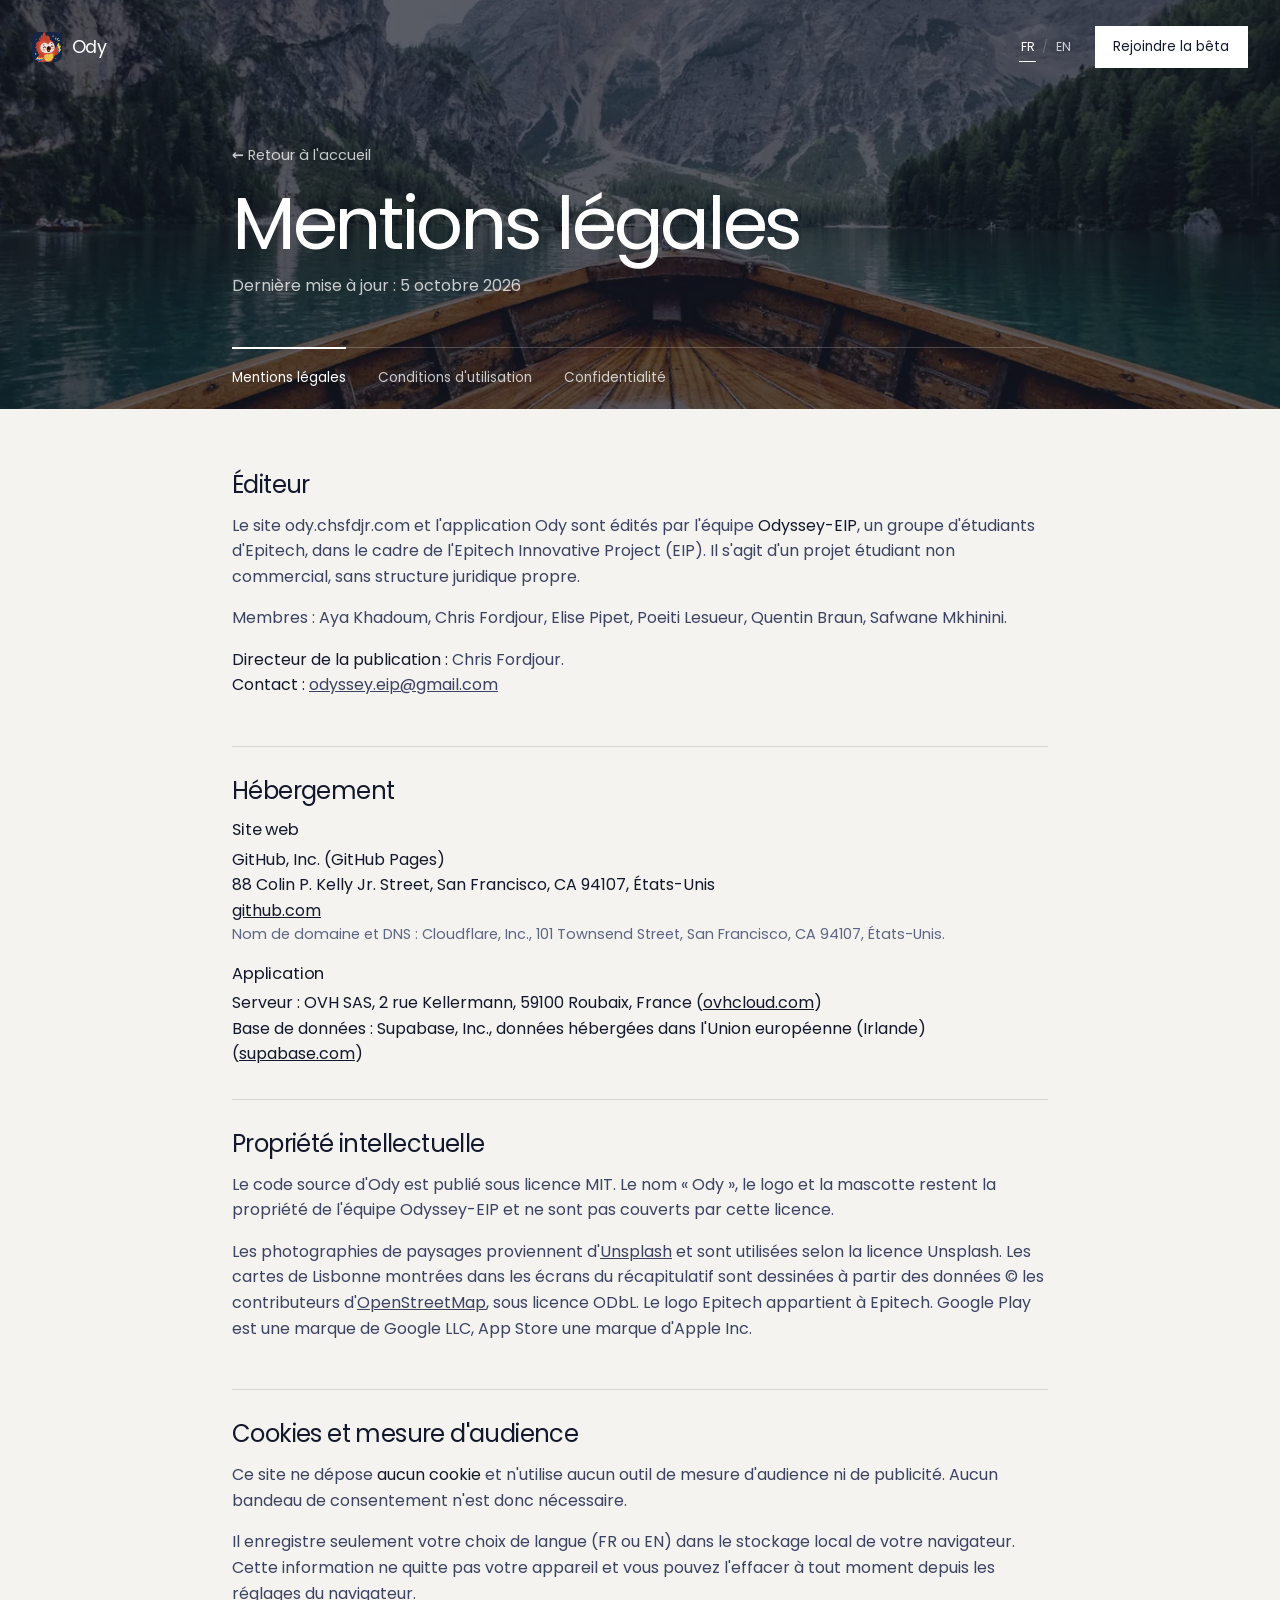
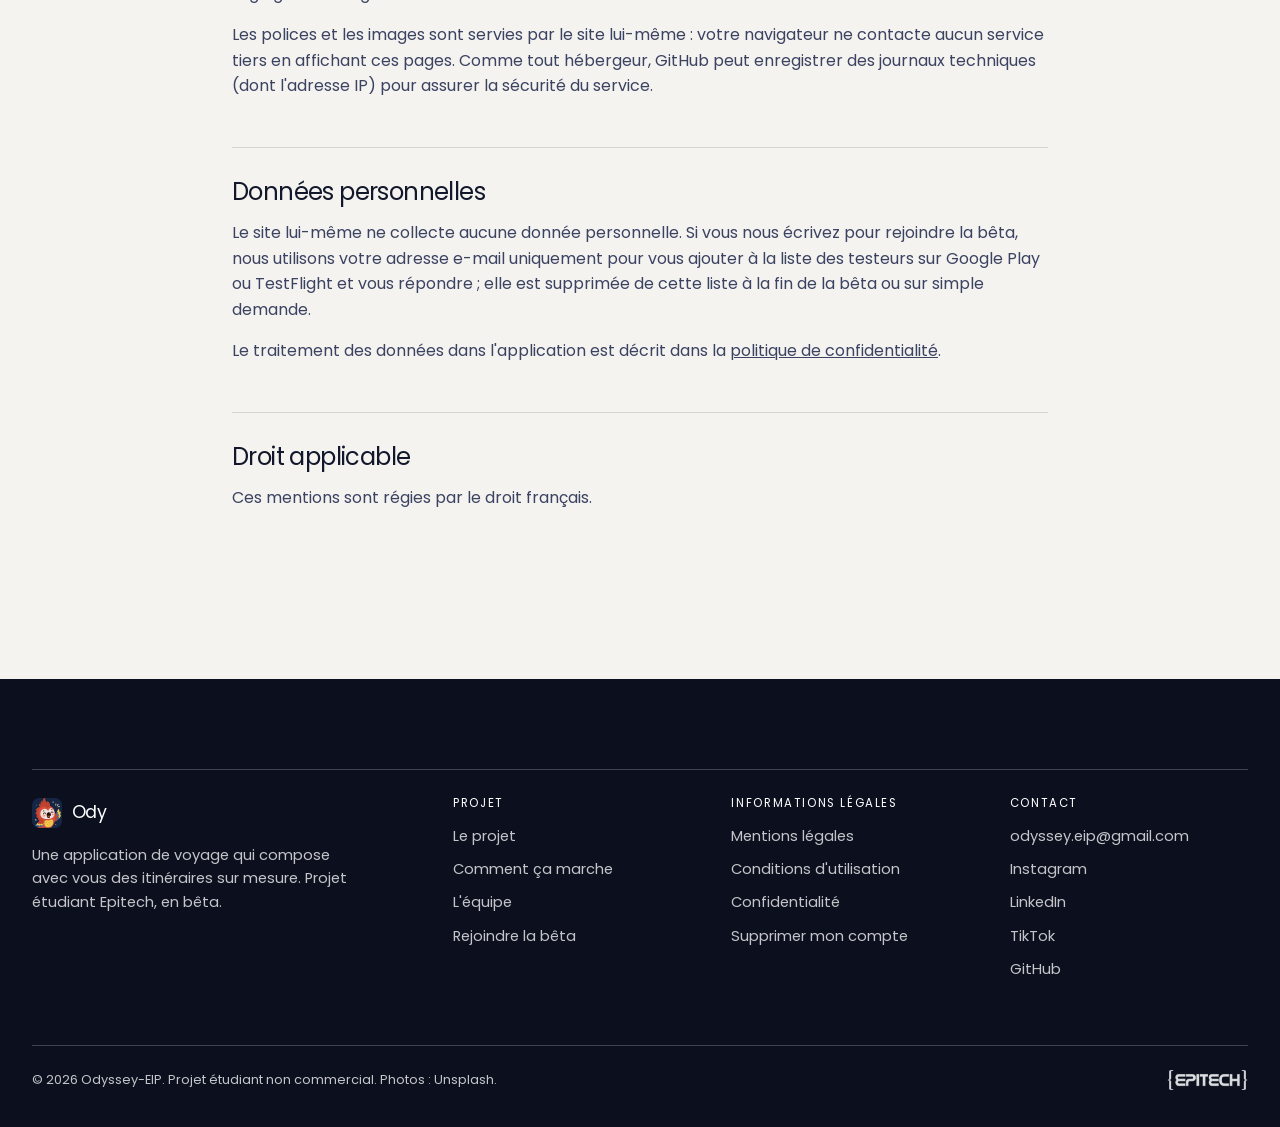
<file: mentions-legales.html>
<!DOCTYPE html>
<html lang="fr" data-title-fr="Mentions légales — Ody" data-title-en="Legal notice — Ody">
<head>
<meta charset="UTF-8">
<meta name="viewport" content="width=device-width, initial-scale=1.0">
<title>Mentions légales — Ody</title>
<meta name="description" content="Mentions légales du site et de l'application Ody." data-fr="Mentions légales du site et de l'application Ody." data-en="Legal notice for the Ody website and app.">
<meta name="theme-color" content="#0b0f1e">
<link rel="icon" type="image/svg+xml" href="assets/img/logo-ody.svg">
<link rel="apple-touch-icon" href="assets/img/logo-ody.svg">
<link rel="stylesheet" href="assets/site.css">
</head>
<body>
<a class="skip" href="#contenu" data-fr="Aller au contenu" data-en="Skip to content">Aller au contenu</a>

<header class="legal-head">
  <img src="assets/img/lake-1400.webp" alt="">
  <nav class="nav" aria-label="Navigation principale" data-aria-fr="Navigation principale" data-aria-en="Main navigation">
    <a class="brand" href="./">
      <img src="assets/img/logo-ody.svg" alt="" width="34" height="34">
      <span>Ody</span>
    </a>
    <div class="nav-right">
      <div class="lang-switch" role="group" aria-label="Langue" data-aria-fr="Langue" data-aria-en="Language">
        <button type="button" class="lang-btn" data-lang="fr" aria-pressed="true">FR</button>
        <span aria-hidden="true">/</span>
        <button type="button" class="lang-btn" data-lang="en" aria-pressed="false">EN</button>
      </div>
      <a class="btn btn-light" href="./#beta"><span data-fr="Rejoindre la bêta" data-en="Join the beta">Rejoindre la bêta</span></a>
    </div>
  </nav>
  <div class="legal-title">
    <a class="back" href="./" data-fr="← Retour à l'accueil" data-en="← Back to home">← Retour à l'accueil</a>
    <h1 data-fr="Mentions légales" data-en="Legal notice">Mentions légales</h1>
    <p data-fr="Dernière mise à jour : 5 octobre 2026" data-en="Last updated: October 5, 2026">Dernière mise à jour : 5 octobre 2026</p>
    <nav class="legal-tabs" aria-label="Documents" data-aria-fr="Documents" data-aria-en="Documents">
      <a href="mentions-legales.html" aria-current="page" data-fr="Mentions légales" data-en="Legal notice">Mentions légales</a>
      <a href="cgu.html" data-fr="Conditions d'utilisation" data-en="Terms of use">Conditions d'utilisation</a>
      <a href="confidentialite.html" data-fr="Confidentialité" data-en="Privacy">Confidentialité</a>
    </nav>
  </div>
</header>

<main class="legal" id="contenu">
<div data-lang-block="fr" lang="fr">
<section>
    <h2>Éditeur</h2>
    <p>Le site ody.chsfdjr.com et l'application Ody sont édités par l'équipe <strong>Odyssey-EIP</strong>, un groupe d'étudiants d'Epitech, dans le cadre de l'Epitech Innovative Project (EIP). Il s'agit d'un projet étudiant non commercial, sans structure juridique propre.</p>
    <p>Membres : Aya Khadoum, Chris Fordjour, Elise Pipet, Poeiti Lesueur, Quentin Braun, Safwane Mkhinini.</p>
    <p><strong>Directeur de la publication :</strong> Chris Fordjour.<br>
    <strong>Contact :</strong> <a href="mailto:odyssey.eip@gmail.com">odyssey.eip@gmail.com</a></p>
  </section>

  <section>
    <h2>Hébergement</h2>
    <h3>Site web</h3>
    <address>GitHub, Inc. (GitHub Pages)<br>88 Colin P. Kelly Jr. Street, San Francisco, CA 94107, États-Unis<br><a href="https://github.com" rel="noopener">github.com</a></address>
    <p class="muted">Nom de domaine et DNS : Cloudflare, Inc., 101 Townsend Street, San Francisco, CA 94107, États-Unis.</p>
    <h3>Application</h3>
    <address>Serveur : OVH SAS, 2 rue Kellermann, 59100 Roubaix, France (<a href="https://www.ovhcloud.com" rel="noopener">ovhcloud.com</a>)<br>Base de données : Supabase, Inc., données hébergées dans l'Union européenne (Irlande) (<a href="https://supabase.com" rel="noopener">supabase.com</a>)</address>
  </section>

  <section>
    <h2>Propriété intellectuelle</h2>
    <p>Le code source d'Ody est publié sous licence MIT. Le nom « Ody », le logo et la mascotte restent la propriété de l'équipe Odyssey-EIP et ne sont pas couverts par cette licence.</p>
    <p>Les photographies de paysages proviennent d'<a href="https://unsplash.com" rel="noopener">Unsplash</a> et sont utilisées selon la licence Unsplash. Les cartes de Lisbonne montrées dans les écrans du récapitulatif sont dessinées à partir des données © les contributeurs d'<a href="https://www.openstreetmap.org/copyright" rel="noopener">OpenStreetMap</a>, sous licence ODbL. Le logo Epitech appartient à Epitech. Google Play est une marque de Google LLC, App Store une marque d'Apple Inc.</p>
  </section>

  <section id="cookies" data-anchor-en="cookies-en">
    <h2>Cookies et mesure d'audience</h2>
    <p>Ce site ne dépose <strong>aucun cookie</strong> et n'utilise aucun outil de mesure d'audience ni de publicité. Aucun bandeau de consentement n'est donc nécessaire.</p>
    <p>Il enregistre seulement votre choix de langue (FR ou EN) dans le stockage local de votre navigateur. Cette information ne quitte pas votre appareil et vous pouvez l'effacer à tout moment depuis les réglages du navigateur.</p>
    <p>Les polices et les images sont servies par le site lui-même : votre navigateur ne contacte aucun service tiers en affichant ces pages. Comme tout hébergeur, GitHub peut enregistrer des journaux techniques (dont l'adresse IP) pour assurer la sécurité du service.</p>
  </section>

  <section>
    <h2>Données personnelles</h2>
    <p>Le site lui-même ne collecte aucune donnée personnelle. Si vous nous écrivez pour rejoindre la bêta, nous utilisons votre adresse e-mail uniquement pour vous ajouter à la liste des testeurs sur Google Play ou TestFlight et vous répondre ; elle est supprimée de cette liste à la fin de la bêta ou sur simple demande.</p>
    <p>Le traitement des données dans l'application est décrit dans la <a href="confidentialite.html">politique de confidentialité</a>.</p>
  </section>

  <section>
    <h2>Droit applicable</h2>
    <p>Ces mentions sont régies par le droit français.</p>
  </section>
</div>

<div data-lang-block="en" lang="en" hidden>
<section>
    <h2>Publisher</h2>
    <p>The ody.chsfdjr.com website and the Ody app are published by the <strong>Odyssey-EIP</strong> team, a group of Epitech students, as part of the Epitech Innovative Project (EIP). It is a non-commercial student project with no legal entity of its own.</p>
    <p>Members: Aya Khadoum, Chris Fordjour, Elise Pipet, Poeiti Lesueur, Quentin Braun, Safwane Mkhinini.</p>
    <p><strong>Publication director:</strong> Chris Fordjour.<br>
    <strong>Contact:</strong> <a href="mailto:odyssey.eip@gmail.com">odyssey.eip@gmail.com</a></p>
  </section>

  <section>
    <h2>Hosting</h2>
    <h3>Website</h3>
    <address>GitHub, Inc. (GitHub Pages)<br>88 Colin P. Kelly Jr. Street, San Francisco, CA 94107, USA<br><a href="https://github.com" rel="noopener">github.com</a></address>
    <p class="muted">Domain name and DNS: Cloudflare, Inc., 101 Townsend Street, San Francisco, CA 94107, USA.</p>
    <h3>App</h3>
    <address>Server: OVH SAS, 2 rue Kellermann, 59100 Roubaix, France (<a href="https://www.ovhcloud.com" rel="noopener">ovhcloud.com</a>)<br>Database: Supabase, Inc., data hosted in the European Union (Ireland) (<a href="https://supabase.com" rel="noopener">supabase.com</a>)</address>
  </section>

  <section>
    <h2>Intellectual property</h2>
    <p>Ody's source code is released under the MIT license. The name “Ody”, the logo and the mascot remain the property of the Odyssey-EIP team and are not covered by that license.</p>
    <p>Landscape photos come from <a href="https://unsplash.com" rel="noopener">Unsplash</a> and are used under the Unsplash license. The Lisbon maps shown in the recap screens are drawn from data © <a href="https://www.openstreetmap.org/copyright" rel="noopener">OpenStreetMap</a> contributors, under the ODbL. The Epitech logo belongs to Epitech. Google Play is a trademark of Google LLC, App Store a trademark of Apple Inc.</p>
  </section>

  <section id="cookies-en">
    <h2>Cookies and analytics</h2>
    <p>This site sets <strong>no cookies</strong> and uses no analytics or advertising tools, so no consent banner is needed.</p>
    <p>It only stores your language choice (FR or EN) in your browser's local storage. This never leaves your device, and you can clear it at any time from your browser settings.</p>
    <p>Fonts and images are served by the site itself: your browser contacts no third-party service when displaying these pages. Like any host, GitHub may keep technical logs (including IP addresses) to keep the service secure.</p>
  </section>

  <section>
    <h2>Personal data</h2>
    <p>The website itself collects no personal data. If you write to us to join the beta, we use your email address only to add you to the Google Play or TestFlight tester list and reply to you; it is removed from that list when the beta ends or whenever you ask.</p>
    <p>How the app handles data is described in the <a href="confidentialite.html?lang=en">privacy policy</a>.</p>
  </section>

  <section>
    <h2>Governing law</h2>
    <p>This notice is governed by French law.</p>
  </section>
</div>
</main>

<footer class="footer">
  <div class="wrap">
    <div class="footer-grid">
      <div>
        <a class="brand" href="./"><img src="assets/img/logo-ody.svg" alt="" width="34" height="34"><span>Ody</span></a>
        <p class="footer-tag" data-fr="Une application de voyage qui compose avec vous des itinéraires sur mesure. Projet étudiant Epitech, en bêta." data-en="A travel app that builds tailor-made itineraries with you. An Epitech student project, in beta.">Une application de voyage qui compose avec vous des itinéraires sur mesure. Projet étudiant Epitech, en bêta.</p>
      </div>
      <div>
        <h4 data-fr="Projet" data-en="Project">Projet</h4>
        <ul>
          <li><a href="./#projet" data-fr="Le projet" data-en="The project">Le projet</a></li>
          <li><a href="./#fonctionnement" data-fr="Comment ça marche" data-en="How it works">Comment ça marche</a></li>
          <li><a href="./#equipe" data-fr="L'équipe" data-en="The team">L'équipe</a></li>
          <li><a href="./#beta" data-fr="Rejoindre la bêta" data-en="Join the beta">Rejoindre la bêta</a></li>
        </ul>
      </div>
      <div>
        <h4 data-fr="Informations légales" data-en="Legal">Informations légales</h4>
        <ul>
          <li><a href="mentions-legales.html" data-fr="Mentions légales" data-en="Legal notice">Mentions légales</a></li>
          <li><a href="cgu.html" data-fr="Conditions d'utilisation" data-en="Terms of use">Conditions d'utilisation</a></li>
          <li><a href="confidentialite.html" data-fr="Confidentialité" data-en="Privacy">Confidentialité</a></li>
          <li><a href="confidentialite.html#suppression" data-fr="Supprimer mon compte" data-en="Delete my account">Supprimer mon compte</a></li>
        </ul>
      </div>
      <div>
        <h4>Contact</h4>
        <ul>
          <li><a href="mailto:odyssey.eip@gmail.com">odyssey.eip@gmail.com</a></li>
          <li><a href="https://www.instagram.com/ody.eip/" rel="noopener" target="_blank">Instagram</a></li>
          <li><a href="https://www.linkedin.com/company/ody-eip" rel="noopener" target="_blank">LinkedIn</a></li>
          <li><a href="https://www.tiktok.com/@ody.eip" rel="noopener" target="_blank">TikTok</a></li>
          <li><a href="https://github.com/Odyssey-EIP" rel="noopener" target="_blank">GitHub</a></li>
        </ul>
      </div>
    </div>
    <div class="footer-bottom">
      <span data-fr="© 2026 Odyssey-EIP. Projet étudiant non commercial. Photos : Unsplash." data-en="© 2026 Odyssey-EIP. Non-commercial student project. Photos: Unsplash.">© 2026 Odyssey-EIP. Projet étudiant non commercial. Photos : Unsplash.</span>
      <img src="assets/img/epitech-white.png" alt="Epitech" width="81" height="20">
    </div>
  </div>
</footer>

<script src="assets/site.js"></script>
</body>
</html>
</file>
<file: assets/site.css>
/* Polices hébergées sur le site : aucune requête vers Google Fonts. */
@font-face{font-family:'Poppins';font-style:normal;font-weight:500;font-display:swap;src:url(fonts/poppins-500.woff2) format('woff2');}
@font-face{font-family:'Poppins';font-style:normal;font-weight:600;font-display:swap;src:url(fonts/poppins-600.woff2) format('woff2');}
@font-face{font-family:'Poppins';font-style:normal;font-weight:700;font-display:swap;src:url(fonts/poppins-700.woff2) format('woff2');}
@font-face{font-family:'Poppins';font-style:normal;font-weight:400 700;font-display:swap;src:url(fonts/Poppins-Regular.ttf) format('woff2');}
@font-face{font-family:'Poppins Bold';font-style:normal;font-weight:700;font-display:swap;src:url(fonts/Poppins-Bold.ttf) format('truetype');}
@font-face{font-family:'Instrument Serif';font-style:italic;font-weight:400;font-display:swap;src:url(fonts/instrument-serif-italic.woff2) format('woff2');}

:root{
  --ink:#12172b;
  --ink-soft:#3b4262;
  --muted:#5d6584;
  --paper:#f4f3ef;
  --surface:#ffffff;
  --line:rgba(18,23,43,0.14);
  --deep:#023e8a;
  --violet:#46398a;
  --sun:#f2a93b;
  /* Texte et voiles posés sur les photos : identiques en clair et en sombre. */
  --on-photo:#ffffff;
  --on-photo-soft:rgba(255,255,255,0.76);
  --on-photo-line:rgba(255,255,255,0.22);
  --scrim:rgba(8,11,24,0.5);
  --scrim-strong:rgba(8,11,24,0.85);
  --bezel:#0d0f17;
  /* Maquette d'iPhone : tranche en titane, île et barre d'état. */
  --ti-light:#a3a5aa;
  --ti-mid:#5e6065;
  --ti-dark:#2a2b30;
  --ti-glint:rgba(255,255,255,0.32);
  --island:#000000;
  /* Haut des écrans du récap, sous la barre d'état : même teinte que l'écran. */
  --recap-top:#063e88;
  --recap-top-violet:#423989;
  --recap-top-night:#03060c;
  --night:#0b0f1e;
  --night-soft:#141a30;
  /* Carte de « Pendant le voyage » et tracés (rose : le trajet réel, comme dans le récap). */
  --map-land:#e9e6dd;
  --map-street:#f8f7f3;
  --map-road:#ffffff;
  --map-park:#d4dcc7;
  --map-water:#c9d6e3;
  --map-water-ink:#6f86a3;
  --trail:#d4689a;
  --traveler:#023e8a;
  --pin:#46398a;
  /* Bannière de notification dans l'écran du téléphone (interface claire). */
  --notif-bg:rgba(246,246,249,0.95);
  --notif-ink:#12172b;
  --notif-muted:#5d6584;
  --shadow-notif:0 10px 30px -12px rgba(8,11,24,0.45);
  --shadow-card:0 18px 40px -24px rgba(10,14,31,0.45);
  --shadow:0 40px 70px -30px rgba(10,14,31,0.55);
  --ease:cubic-bezier(.16,1,.3,1);
  --font-head:'Poppins',ui-sans-serif,system-ui,sans-serif;
  --font-body:'Poppins',ui-sans-serif,system-ui,sans-serif;
  --font-accent:'Instrument Serif',ui-serif,Georgia,serif;
}
@media (prefers-color-scheme: dark){
  :root:not([data-theme="light"]){
    --ink:#eef0f7;
    --ink-soft:#c3c8dc;
    --muted:#959cb8;
    --paper:#0b0f1e;
    --surface:#141a30;
    --line:rgba(238,240,247,0.14);
    --map-land:#111830;
    --map-street:#1e2746;
    --map-road:#2a3460;
    --map-park:#173029;
    --map-water:#0b1f42;
    --map-water-ink:#5674a3;
    --trail:#ef97ba;
    --traveler:#7fb0ff;
    --pin:#a79cf2;
  }
}
:root[data-theme="dark"]{
  --ink:#eef0f7;
  --ink-soft:#c3c8dc;
  --muted:#959cb8;
  --paper:#0b0f1e;
  --surface:#141a30;
  --line:rgba(238,240,247,0.14);
  --map-land:#111830;
  --map-street:#1e2746;
  --map-road:#2a3460;
  --map-park:#173029;
  --map-water:#0b1f42;
  --map-water-ink:#5674a3;
  --trail:#ef97ba;
  --traveler:#7fb0ff;
  --pin:#a79cf2;
}

*{box-sizing:border-box;}
html{-webkit-text-size-adjust:100%;}
body{margin:0;background:var(--paper);color:var(--ink);font-family:var(--font-body);font-size:1rem;line-height:1.6;-webkit-font-smoothing:antialiased;overflow-x:clip;}
img{max-width:100%;display:block;}
a{color:inherit;}
h1,h2,h3{font-family:var(--font-head);font-weight:600;letter-spacing:-0.035em;line-height:1;margin:0;}
h1 em,h2 em,h3 em{font-family:var(--font-accent);font-style:italic;font-weight:400;letter-spacing:-0.01em;}
p{margin:0;}
.wrap{max-width:1320px;margin:0 auto;padding:0 32px;}
.skip{position:absolute;left:-999px;top:0;background:var(--surface);color:var(--ink);padding:.6rem 1rem;z-index:50;}
.skip:focus{left:12px;top:12px;}
:focus-visible{outline:2px solid var(--sun);outline-offset:3px;}

/* ---------- Libellés de section : numéro + filet, pas de capsule ---------- */
.label{display:flex;align-items:baseline;gap:14px;font-size:.74rem;font-weight:700;letter-spacing:.16em;text-transform:uppercase;color:var(--muted);}
.label .n{font-family:var(--font-accent);font-style:italic;font-weight:400;font-size:1.25rem;letter-spacing:0;text-transform:none;color:var(--ink);}
.on-photo .label{color:var(--on-photo-soft);}
.on-photo .label .n{color:var(--on-photo);}

/* ---------- Boutons : rectangles nets, flèche qui glisse ---------- */
.btn{position:relative;display:inline-flex;align-items:center;gap:.9rem;min-height:52px;padding:0 1.4rem;font-family:var(--font-head);font-weight:500;font-size:.95rem;text-decoration:none;border:1px solid transparent;cursor:pointer;}
.btn .arrow{width:18px;height:18px;flex:none;transition:transform .5s var(--ease);}
.btn:hover .arrow{transform:translateX(5px);}
.btn-light{background:var(--on-photo);color:#12172b;}
.btn-line{color:var(--on-photo);border-color:var(--on-photo-line);transition:border-color .3s ease;}
.btn-line:hover{border-color:var(--on-photo);}
.link-under{display:inline-flex;align-items:center;gap:.6rem;font-weight:600;text-decoration:none;background:linear-gradient(currentColor,currentColor) 0 100%/100% 1px no-repeat;padding-bottom:3px;transition:background-size .5s var(--ease);}
.link-under:hover{background-size:0 1px;background-position:100% 100%;}

/* ---------- Navigation ---------- */
.nav{position:relative;z-index:20;display:flex;align-items:center;justify-content:space-between;gap:1rem;max-width:1320px;margin:0 auto;padding:26px 32px;color:var(--on-photo);}
.nav-fixed{position:fixed;top:0;left:0;right:0;max-width:none;transition:transform .6s var(--ease),background-color .4s ease,padding .4s ease;}
.nav-fixed.is-solid{background:rgba(11,15,30,0.88);backdrop-filter:blur(14px);-webkit-backdrop-filter:blur(14px);padding-top:14px;padding-bottom:14px;}
.nav-fixed.is-hidden{transform:translateY(-100%);}
.brand{display:flex;align-items:center;gap:.6rem;text-decoration:none;color:var(--on-photo);}
.brand img{width:30px;height:30px;border-radius:22%;}
.brand span{font-family:var(--font-head);font-weight:600;font-size:1.1rem;letter-spacing:-0.02em;}
.nav-links{display:flex;gap:2.2rem;list-style:none;margin:0;padding:0;}
.nav-links a{text-decoration:none;font-size:.88rem;font-weight:600;color:var(--on-photo-soft);transition:color .3s ease;}
.nav-links a:hover{color:var(--on-photo);}
.nav-right{display:flex;align-items:center;gap:1.4rem;}
.lang-switch{display:flex;align-items:center;gap:.35rem;font-size:.78rem;font-weight:700;letter-spacing:.06em;color:var(--on-photo-line);}
.lang-btn{appearance:none;border:0;background:none;padding:.3rem .1rem;color:var(--on-photo-soft);font:inherit;cursor:pointer;border-bottom:1px solid transparent;}
.lang-btn[aria-pressed="true"]{color:var(--on-photo);border-bottom-color:var(--on-photo);}
.nav .btn{min-height:42px;padding:0 1.1rem;font-size:.85rem;}

/* ---------- Hero ---------- */
.hero{position:relative;height:100svh;min-height:640px;color:var(--on-photo);background:var(--night);overflow:hidden;}
.hero-media{position:absolute;inset:0;will-change:transform;}
.hero-bg{width:100%;height:100%;object-fit:cover;object-position:center 60%;}
.hero::before{content:"";position:absolute;inset:0;z-index:1;background:linear-gradient(180deg,var(--scrim) 0%,rgba(8,11,24,0.1) 38%,var(--scrim-strong) 100%);}
.hero-body{position:absolute;z-index:2;left:0;right:0;bottom:0;padding-bottom:56px;will-change:transform,opacity;}
.hero h1{font-family:'Poppins Bold',var(--font-head);font-size:clamp(3.6rem,12.5vw,12rem);font-weight:700;letter-spacing:-0.05em;line-height:.92;margin:0 0 40px;}
.hero h1 .line{display:block;}
.hero h1 em{font-weight:400;letter-spacing:-0.02em;}
.hero-row{display:grid;grid-template-columns:minmax(0,1fr) auto;gap:40px;align-items:end;padding-top:28px;border-top:1px solid var(--on-photo-line);}
.hero-row p{max-width:520px;color:var(--on-photo-soft);font-size:1.05rem;}
.hero-actions{display:flex;flex-wrap:wrap;gap:12px;}

/* ---------- Sections ---------- */
.section{padding:140px 0;}
.section-follow{padding-top:0;}
.sec-top{padding-top:20px;border-top:1px solid var(--line);margin-bottom:56px;display:flex;justify-content:space-between;gap:1rem;}
.sec-top .aside{font-size:.8rem;color:var(--muted);}
.on-photo .sec-top{border-top-color:var(--on-photo-line);}
.on-photo .sec-top .aside{color:var(--on-photo-soft);}
.sec-grid{display:grid;grid-template-columns:minmax(0,1.5fr) minmax(0,1fr);gap:64px;align-items:end;margin-bottom:80px;}
.sec-grid h2{font-size:clamp(2.6rem,6.4vw,5.6rem);}
.sec-grid p{color:var(--muted);font-size:1.1rem;max-width:460px;}

/* ---------- Maquette d'iPhone ----------
   Tout est proportionnel à --w (largeur de l'appareil) : tranche en titane,
   bordure noire, écran au format 1320/2868 arrondi à 12,5 % de sa largeur,
   boutons latéraux. .iphone-chrome ajoute l'île et la barre d'état pour les
   écrans exportés sans elles ; les captures du simulateur les ont déjà. */
.iphone{--w:250px;position:relative;flex:none;width:var(--w);padding:calc(var(--w) * .011);border-radius:calc(var(--w) * .15);background:linear-gradient(140deg,var(--ti-light) 0%,var(--ti-mid) 16%,var(--ti-dark) 38%,var(--ti-mid) 62%,var(--ti-light) 84%,var(--ti-mid) 100%);box-shadow:inset 0 0 0 1px var(--ti-glint),var(--shadow);}
.iphone::before,.iphone::after{content:"";position:absolute;width:calc(var(--w) * .012);}
/* Bouton Action puis volume +/- à gauche, bouton latéral à droite. */
.iphone::before{left:calc(var(--w) * -.009);top:15.5%;height:20%;background:linear-gradient(var(--ti-mid),var(--ti-mid)) 0 0/100% 15% no-repeat,linear-gradient(var(--ti-mid),var(--ti-mid)) 0 52%/100% 30% no-repeat,linear-gradient(var(--ti-mid),var(--ti-mid)) 0 100%/100% 30% no-repeat;}
.iphone::after{right:calc(var(--w) * -.009);top:25%;height:11.5%;background:var(--ti-mid);}
.iphone-screen{position:relative;box-sizing:content-box;aspect-ratio:1320/2868;border:calc(var(--w) * .022) solid var(--bezel);border-radius:calc(var(--w) * .139);overflow:hidden;background:var(--bezel);}
.iphone-screen > img{position:absolute;inset:0;width:100%;height:100%;object-fit:cover;object-position:top center;}
.iphone-chrome .iphone-screen{background:var(--recap-top);}
.iphone-chrome[data-top="violet"] .iphone-screen{background:var(--recap-top-violet);}
.iphone-chrome[data-top="night"] .iphone-screen{background:var(--recap-top-night);}
.iphone-chrome .iphone-screen > img{top:5.5%;height:94.5%;}
.iphone-chrome .iphone-screen::before{content:"";position:absolute;z-index:2;left:50%;top:1.2%;width:28.6%;height:3.9%;border-radius:999px;background:var(--island);transform:translateX(-50%);}
.iphone-status{position:absolute;z-index:1;left:0;right:0;top:0;height:6.3%;display:flex;align-items:center;justify-content:space-between;padding:0 8.5% 0 11%;color:var(--on-photo);font:600 calc(var(--w) * .052)/1 -apple-system,BlinkMacSystemFont,'SF Pro Text',var(--font-body);letter-spacing:-0.01em;}
.iphone-status::before{content:"9:41";}
.iphone-status::after{content:"";width:calc(var(--w) * .2);height:calc(var(--w) * .034);background:currentColor;-webkit-mask:var(--status-icons) no-repeat center/contain;mask:var(--status-icons) no-repeat center/contain;}
:root{--status-icons:url("data:image/svg+xml,%3Csvg xmlns='http://www.w3.org/2000/svg' viewBox='0 0 78 13'%3E%3Crect x='0' y='8' width='3.2' height='4.4' rx='.9'/%3E%3Crect x='4.8' y='5.8' width='3.2' height='6.6' rx='.9'/%3E%3Crect x='9.6' y='3.4' width='3.2' height='9' rx='.9'/%3E%3Crect x='14.4' y='1' width='3.2' height='11.4' rx='.9'/%3E%3Cpath d='M23.6 4.9a10.4 10.4 0 0 1 14.8 0M26.4 7.8a6.4 6.4 0 0 1 9.2 0' fill='none' stroke='%23000' stroke-width='2.1' stroke-linecap='round'/%3E%3Ccircle cx='31' cy='10.9' r='1.7'/%3E%3Crect x='46.6' y='1' width='24.4' height='11.4' rx='3.4' fill='none' stroke='%23000' stroke-opacity='.4' stroke-width='1.1'/%3E%3Crect x='48.6' y='3' width='17.6' height='7.4' rx='1.8'/%3E%3Crect x='72.4' y='4.6' width='1.7' height='4.2' rx='.85' fill-opacity='.45'/%3E%3C/svg%3E");}

/* Scène : sept téléphones en éventail sur un paysage, comme l'affiche.
   Chaque .slot place un téléphone dans l'arc (--x, --y en largeurs de
   téléphone, --r, --s). --k (0 → 1, posé par motion.js) va de « empilé
   derrière le central, bas et droit » à cette place ; --d (0 → 1) ajoute
   ensuite la profondeur : les téléphones extérieurs dérivent davantage.
   Sans mouvement : --k = 1, --d = 0, l'éventail final. */
.stage-pin{position:relative;}
.stage-pin.is-pinned{height:220vh;}
.stage-pin.is-pinned .stage{position:sticky;top:0;height:100vh;height:100svh;min-height:0;}
.stage{position:relative;height:min(92vh,820px);min-height:560px;overflow:hidden;background:var(--night);}
.stage-media{position:absolute;inset:-12% 0;will-change:transform;}
.stage-media img{width:100%;height:100%;object-fit:cover;transform-origin:50% 55%;}
.stage::after{content:"";position:absolute;inset:0;background:linear-gradient(180deg,rgba(8,11,24,0) 45%,var(--scrim) 100%);pointer-events:none;}
.phones{--pw:min(290px,33vh);--spread:1;--d:0;position:absolute;z-index:1;left:50%;bottom:0;width:0;height:0;transform-origin:0 100%;}
.slot{--k:1;--x:0;--y:.2;--r:0deg;--s:1;position:absolute;left:0;bottom:0;z-index:4;transform-origin:50% 100%;
  transform:
    translate(calc(-50% + var(--pw) * (var(--x) * var(--spread) * var(--k) + var(--i) * var(--d) * .03)),
              calc(var(--pw) * (.8 + (var(--y) - .8) * var(--k) - var(--a) * var(--d) * .05)))
    rotate(calc(var(--r) * var(--k)))
    scale(calc(1 + (var(--s) - 1) * var(--k)));}
.slot .iphone{--w:var(--pw);}
.slot:nth-child(3),.slot:nth-child(5){z-index:3;--y:.25;--s:.86;}
.slot:nth-child(2),.slot:nth-child(6){z-index:2;--y:.33;--s:.74;}
.slot:nth-child(1),.slot:nth-child(7){z-index:1;--y:.45;--s:.63;}
.slot:nth-child(3){--x:-.76;--r:-5deg;}
.slot:nth-child(5){--x:.76;--r:5deg;}
.slot:nth-child(2){--x:-1.36;--r:-10deg;}
.slot:nth-child(6){--x:1.36;--r:10deg;}
.slot:nth-child(1){--x:-1.86;--r:-15deg;}
.slot:nth-child(7){--x:1.86;--r:15deg;}
.stage-caption{position:absolute;z-index:2;left:32px;top:28px;margin:0;color:var(--on-photo-soft);font-size:.8rem;font-weight:600;letter-spacing:.04em;}

.manifesto{display:grid;grid-template-columns:minmax(0,1fr) minmax(0,2fr);gap:64px;margin-top:120px;}
.manifesto .lead{font-family:var(--font-head);font-weight:500;font-size:clamp(1.5rem,3vw,2.5rem);line-height:1.22;letter-spacing:-0.025em;}
.manifesto .lead span + span{color:var(--muted);}

/* Bandeau de destinations qui glisse avec le défilement. */
.band{overflow:hidden;padding:0 0 140px;}
.band-track{display:flex;gap:.45em;white-space:nowrap;font-family:var(--font-head);font-weight:600;font-size:clamp(3.4rem,9vw,8.5rem);letter-spacing:-0.045em;line-height:1.1;will-change:transform;}
.band-track span:nth-child(even){font-family:var(--font-accent);font-style:italic;font-weight:400;letter-spacing:-0.01em;color:var(--muted);}

/* « Comment ça marche » : piste horizontale, épinglée pendant le défilement,
   glissée au doigt quand l'animation est réduite. */
.how{position:relative;background:var(--night);color:var(--on-photo);}
.how-sticky{padding:120px 0 100px;}
.how.is-pinned .how-sticky{position:sticky;top:0;height:100vh;height:100svh;padding:0;display:flex;flex-direction:column;justify-content:center;overflow:hidden;}
.how-head{display:grid;grid-template-columns:minmax(0,1fr) auto;gap:40px;align-items:end;margin-bottom:48px;}
.how-head h2{font-size:clamp(2.4rem,5vw,4.4rem);margin-top:28px;}
.how-meta{display:flex;flex-direction:column;align-items:flex-end;gap:12px;font-size:.8rem;font-weight:700;letter-spacing:.14em;color:var(--on-photo-soft);}
.how-bar{width:180px;height:1px;background:var(--on-photo-line);position:relative;}
.how-bar i{position:absolute;inset:0;background:var(--on-photo);transform-origin:left;transform:scaleX(var(--hp,0));}
.how-track{display:flex;gap:24px;padding:0 max(32px,calc((100vw - 1320px) / 2 + 32px));will-change:transform;}
.how:not(.is-pinned) .how-track{overflow-x:auto;scroll-snap-type:x mandatory;scrollbar-width:none;}
.how:not(.is-pinned) .how-track::-webkit-scrollbar{display:none;}
.panel{position:relative;flex:none;width:min(560px,82vw);height:min(62vh,560px);min-height:440px;padding:36px;overflow:hidden;background:var(--night-soft);border:1px solid var(--on-photo-line);scroll-snap-align:center;display:flex;flex-direction:column;}
.panel .idx{font-family:var(--font-accent);font-style:italic;font-size:1.5rem;color:var(--sun);}
.panel h3{font-size:clamp(1.7rem,2.6vw,2.3rem);letter-spacing:-0.03em;margin:auto 0 14px;max-width:16ch;}
.panel p{color:var(--on-photo-soft);max-width:38ch;}
.panel-top h3{margin-top:28px;}
.panel-photo{border:0;}
.panel-photo > img{position:absolute;inset:0;width:100%;height:100%;object-fit:cover;transition:transform 1.2s var(--ease);}
.panel-photo:hover > img{transform:scale(1.04);}
.panel-photo::before{content:"";position:absolute;inset:0;z-index:1;background:linear-gradient(180deg,var(--scrim-strong) 0%,var(--scrim) 40%,rgba(8,11,24,0) 70%);}
.panel-photo > *:not(img){position:relative;z-index:2;}
.panel .iphone{position:absolute;z-index:2;right:36px;bottom:-190px;--w:200px;transform:rotate(-5deg);transition:transform .9s var(--ease);}
.panel:hover .iphone{transform:rotate(-2deg) translateY(-14px);}
.panel-narrow{max-width:52%;}
.modes{list-style:none;margin:8px 0 0;padding:0;}
.modes li{display:grid;grid-template-columns:40px 1fr;padding:13px 0;border-top:1px solid var(--on-photo-line);}
.modes i{font-family:var(--font-accent);color:var(--on-photo-soft);}
.modes b{font-family:var(--font-head);font-weight:500;}
.modes span{grid-column:2;color:var(--on-photo-soft);font-size:.92rem;}

/* « Pendant le voyage » : une carte de Lisbonne où le trajet réel quitte le
   plan. Épinglée et pilotée par le défilement (version resserrée sous
   1080 px, en fin de fichier). Sans animation, on voit l'état final. */
.trip{position:relative;background:var(--paper);}
.trip-sticky{padding:140px 0;}
.trip.is-pinned{height:360vh;}
.trip.is-pinned .trip-sticky{position:sticky;top:0;height:100vh;height:100svh;padding:72px 0 28px;display:flex;flex-direction:column;justify-content:center;}
.trip.is-pinned .sec-top{margin-bottom:28px;}
.trip-grid{display:grid;grid-template-columns:minmax(0,1fr);gap:48px;}
.trip-copy h2{font-size:clamp(2.4rem,4.2vw,3.6rem);margin-bottom:36px;}
@media (min-width: 1080px){.trip-copy h2{font-size:clamp(2.3rem,3.2vw,3.1rem);margin-bottom:28px;}}
.trip-steps{list-style:none;margin:0;padding:0;border-bottom:1px solid var(--line);}
.trip-step{display:grid;grid-template-columns:44px 1fr;padding:14px 0;border-top:1px solid var(--line);position:relative;}
.trip-step::before{content:"";position:absolute;left:0;right:0;top:-1px;height:1px;background:var(--ink);transform-origin:left;transform:scaleX(0);}
.trip-step i{font-family:var(--font-accent);font-size:1.15rem;color:var(--muted);}
.trip-step b{display:block;font-family:var(--font-head);font-weight:500;font-size:1.02rem;letter-spacing:-0.01em;}
.trip-step span{display:block;color:var(--muted);font-size:.9rem;line-height:1.5;}

/* Carte */
.trip-map{position:relative;margin:0;border:1px solid var(--line);background:var(--map-land);aspect-ratio:640/600;overflow:hidden;}
.trip-map > svg{display:block;width:100%;height:100%;}
.trip-water{fill:var(--map-water);}
.trip-parks{fill:var(--map-park);}
.trip-streets{fill:none;stroke:var(--map-street);stroke-width:3;stroke-linecap:round;}
.trip-roads{fill:none;stroke:var(--map-road);stroke-width:7;stroke-linecap:round;}
.trip-square{fill:var(--map-road);}
.trip-places text{font-family:var(--font-accent);font-style:italic;font-size:21px;fill:var(--muted);paint-order:stroke;stroke:var(--map-land);stroke-width:5px;stroke-linejoin:round;}
.trip-places .trip-river{font-size:30px;fill:var(--map-water-ink);stroke:none;}
.trip-plan{fill:none;stroke:var(--ink-soft);stroke-width:2.5;stroke-dasharray:7 7;stroke-linecap:round;}
.trip-trail{fill:none;stroke:var(--trail);stroke-width:5;stroke-linecap:round;stroke-linejoin:round;}
.trip-stops circle{fill:var(--ink);stroke:var(--map-land);stroke-width:3;}
.trip-stops text{font:700 12px/1 var(--font-body);fill:var(--paper);text-anchor:middle;}
.trip-stop-names text{font:600 12.5px/1 var(--font-body);fill:var(--ink-soft);paint-order:stroke;stroke:var(--map-land);stroke-width:4px;stroke-linejoin:round;}
.trip-ripple{fill:none;stroke:var(--sun);stroke-width:2.5;}
.trip-dev{fill:none;stroke:var(--sun);stroke-width:2.5;stroke-dasharray:3 3;}
.trip-pin{transform-box:fill-box;transform-origin:50% 100%;}
.trip-pin path{stroke:var(--pin);stroke-width:2;}
.trip-pin rect{fill:var(--map-land);stroke:var(--pin);stroke-width:2;}
.trip-pin text{font-family:var(--font-accent);font-style:italic;font-size:17px;fill:var(--pin);text-anchor:middle;}
.trip.is-chosen .trip-pin.is-pick rect{fill:var(--pin);}
.trip.is-chosen .trip-pin.is-pick text{fill:var(--map-land);}
.trip.is-chosen .trip-pin:not(.is-pick){opacity:.4;}
.trip-me-dot{fill:var(--traveler);stroke:var(--on-photo);stroke-width:2.5;}
.trip-me-pulse{fill:var(--traveler);opacity:0;transform-box:fill-box;transform-origin:center;}
.trip-legend{position:absolute;right:14px;bottom:12px;display:flex;flex-wrap:wrap;gap:6px 18px;font-size:.78rem;font-weight:600;color:var(--ink-soft);}
.trip-legend > span{display:inline-flex;align-items:center;gap:8px;}
.trip-legend svg{width:28px;height:4px;overflow:visible;}

/* Téléphone, bannière de notification et propositions d'Ody */
.trip-phone{position:relative;display:flex;padding-right:min(34%,170px);}
.trip-phone .iphone{--w:min(230px,52vw);}
.trip-notif{position:absolute;z-index:3;left:4%;right:4%;top:6.2%;display:grid;grid-template-columns:auto minmax(0,1fr) auto;gap:0 calc(var(--w) * .04);align-items:start;padding:calc(var(--w) * .04);border-radius:calc(var(--w) * .07);background:var(--notif-bg);color:var(--notif-ink);box-shadow:var(--shadow-notif);-webkit-backdrop-filter:blur(12px);backdrop-filter:blur(12px);}
.trip-notif-icon{width:calc(var(--w) * .12);height:calc(var(--w) * .12);border-radius:calc(var(--w) * .028);background:var(--deep);display:grid;place-items:center;}
.trip-notif-icon{overflow:hidden;}
.trip-notif-icon img{width:100%;height:100%;}
.trip-notif-body{display:flex;flex-direction:column;font-size:calc(var(--w) * .047);line-height:1.3;}
.trip-notif-body b{font-weight:700;}
.trip-notif-time{font-size:calc(var(--w) * .04);color:var(--notif-muted);}
.trip-cards{position:absolute;z-index:4;right:0;bottom:9%;width:min(300px,64%);}
.trip-card{background:var(--surface);border:1px solid var(--line);box-shadow:var(--shadow-card);}
.trip-card-head{padding:12px 14px;border-left:3px solid var(--trail);}
.trip-card-from{display:block;font-size:.68rem;font-weight:700;letter-spacing:.16em;text-transform:uppercase;color:var(--muted);margin-bottom:4px;}
.trip-card-head p{font-family:var(--font-head);font-weight:500;font-size:.88rem;line-height:1.3;letter-spacing:-0.01em;}
.trip-card-list{list-style:none;margin:4px 0 0;padding:0;display:flex;flex-direction:column;gap:4px;}
.trip-card-list .trip-card{display:grid;grid-template-columns:24px minmax(0,1fr) auto;align-items:baseline;gap:8px;padding:8px 12px;}
.trip-card-list i{font-family:var(--font-accent);font-size:1.05rem;color:var(--pin);}
.trip-card-list b{display:block;font-family:var(--font-head);font-weight:500;font-size:.9rem;line-height:1.25;}
.trip-card-list span{display:block;font-size:.78rem;color:var(--muted);}
.trip-card-list em{font-style:normal;font-size:.68rem;font-weight:700;letter-spacing:.12em;text-transform:uppercase;color:var(--trail);opacity:0;}
.trip.is-chosen .trip-card.is-pick{border-color:var(--pin);}
.trip.is-chosen .trip-card.is-pick em{opacity:1;}
.trip.is-chosen .trip-card-list .trip-card:not(.is-pick) > *{opacity:.45;}

@media (min-width: 720px) and (max-width: 1079px){
  .trip-grid{grid-template-columns:minmax(0,1fr) auto;align-items:center;}
  .trip-copy{grid-column:1 / -1;display:grid;grid-template-columns:minmax(0,1fr) minmax(0,1fr);gap:40px;align-items:end;}
  .trip-copy h2{margin-bottom:0;}
  .trip-phone{padding-right:0;padding-bottom:170px;}
  .trip-phone .iphone{--w:210px;}
  .trip-cards{right:-8px;bottom:0;width:260px;}
}
@media (min-width: 1080px){
  .trip-grid{grid-template-columns:minmax(260px,.8fr) minmax(0,1.5fr) auto;align-items:center;gap:44px;}
  .trip-phone{padding-right:0;}
  .trip-phone .iphone{--w:min(240px,17vw,calc((100vh - 190px) / 2.24));}
  .trip-cards{right:-18px;bottom:-9%;width:272px;}
  .trip.is-pinned .trip-map{width:min(100%,calc((100vh - 190px) * 640 / 600));justify-self:center;}
}
@media (max-width: 720px){
  .trip-sticky{padding:96px 0;}
  .trip-legend{position:static;padding:10px 12px;border-top:1px solid var(--line);background:var(--paper);}
  .trip-map{aspect-ratio:auto;}
  .trip-map > svg{aspect-ratio:640/600;height:auto;}
}

/* États intermédiaires : uniquement quand l'animation joue. */
.motion .trip-step{opacity:.38;transition:opacity .5s ease;}
.motion .trip-step::before{transition:transform .8s var(--ease);}
.motion .trip-step.is-on{opacity:1;}
.motion .trip-step.is-on::before{transform:scaleX(1);}
.motion .trip-me-pulse{animation:trip-pulse 2.2s ease-out infinite;}
@keyframes trip-pulse{from{opacity:.45;transform:scale(1);}to{opacity:0;transform:scale(3.4);}}
.motion .trip-dev,.motion .trip-notif,.motion .trip-cards,.motion .trip-card,.motion .trip-card > *,.motion .trip-pin{transition:opacity .5s ease,transform .7s var(--ease),border-color .4s ease,fill .4s ease;}
.motion .trip-pin{transition-delay:calc(var(--k,0) * 120ms);}
.motion .trip-card-list .trip-card{transition-delay:calc(120ms + var(--k,0) * 110ms);}
.motion .trip:not(.is-alert) .trip-dev{opacity:0;}
.motion .trip:not(.is-alert) .trip-notif{opacity:0;transform:translateY(-130%);}
.motion .trip:not(.is-ideas) .trip-pin{opacity:0;transform:scale(.2);}
.motion .trip:not(.is-ideas) .trip-cards{opacity:0;transform:translateY(24px);}
.motion .trip:not(.is-ideas) .trip-card-list .trip-card{opacity:0;transform:translateX(18px);}

/* Récap : une rangée de téléphones qui glisse avec le défilement sur grand
   écran, épinglée sur petit écran (fin de fichier), glissée au doigt quand
   l'animation est réduite. */
.recap{padding-bottom:120px;}
.recap .sec-grid{margin-bottom:56px;}
.recap-row{overflow-x:auto;scroll-snap-type:x mandatory;scrollbar-width:none;}
.recap-row::-webkit-scrollbar{display:none;}
.recap-row.is-linked{overflow-x:clip;}
.recap-track{display:flex;align-items:flex-start;gap:48px;width:max-content;padding:20px max(32px,calc((100vw - 1320px) / 2 + 32px)) 90px;will-change:transform;}
.recap-item{flex:none;margin:0;scroll-snap-align:center;}
.recap-item:nth-child(even){transform:translateY(64px);}
.recap-item .iphone{--w:236px;}
.recap-item figcaption{display:flex;gap:12px;align-items:baseline;margin-top:22px;padding-top:12px;border-top:1px solid var(--line);font-size:.88rem;color:var(--muted);}
.recap-item figcaption i{font-family:var(--font-accent);font-size:1.1rem;color:var(--ink);}
.recap + .section-facts{padding-top:40px;}

.facts{display:grid;grid-template-columns:repeat(4,1fr);gap:32px;}
.facts > div{padding-top:20px;border-top:1px solid var(--line);}
.facts strong{display:block;font-family:var(--font-head);font-weight:500;font-size:clamp(3rem,6vw,5rem);letter-spacing:-0.05em;line-height:1;}
.facts span{display:block;margin-top:.8rem;color:var(--muted);font-size:.92rem;}

/* Équipe : une liste, pas des cartes. */
.crew{position:relative;z-index:0;list-style:none;margin:0;padding:0;border-bottom:1px solid var(--line);}
.crew li{position:relative;border-top:1px solid var(--line);}
.crew a{display:grid;grid-template-columns:80px minmax(0,1fr) minmax(0,1fr) auto;gap:24px;align-items:baseline;padding:28px 0;text-decoration:none;}
.crew a:focus-visible{outline-offset:-2px;}
.crew li::before{content:"";position:absolute;inset:0 -32px;background:var(--ink);transform:scaleY(0);transform-origin:bottom;transition:transform .6s var(--ease);z-index:-1;}
.crew .n{font-family:var(--font-accent);font-style:italic;font-size:1.3rem;color:var(--muted);transition:color .3s ease;}
.crew .name{font-family:var(--font-head);font-weight:500;font-size:clamp(1.6rem,3.4vw,2.8rem);letter-spacing:-0.035em;line-height:1.05;transition:transform .6s var(--ease),color .3s ease;}
.crew .role{color:var(--muted);text-align:right;transition:color .3s ease;}
.crew-in{display:inline-flex;align-items:center;gap:6px;min-width:96px;justify-content:flex-end;font-size:.8rem;font-weight:700;letter-spacing:.08em;text-transform:uppercase;color:var(--muted);transition:color .3s ease;}
.crew-in svg{width:16px;height:16px;transition:transform .5s var(--ease);}
.crew li:hover::before,.crew li:focus-within::before{transform:scaleY(1);}
.crew li:hover .name,.crew li:focus-within .name{transform:translateX(16px);color:var(--paper);}
.crew li:hover .role,.crew li:hover .n,.crew li:hover .crew-in,.crew li:focus-within .role,.crew li:focus-within .n,.crew li:focus-within .crew-in{color:var(--paper);}
.crew li:hover .crew-in svg,.crew li:focus-within .crew-in svg{transform:translate(3px,-3px);}
.crew-foot{margin-top:28px;display:flex;justify-content:space-between;gap:1rem;flex-wrap:wrap;color:var(--muted);font-size:.92rem;}
.crew-social{display:flex;gap:1.6rem;flex-wrap:wrap;color:var(--ink);}

/* Bêta. */
.beta{position:relative;color:var(--on-photo);background:var(--night);overflow:hidden;}
.beta-media{position:absolute;inset:-12% 0;will-change:transform;}
.beta-media img{width:100%;height:100%;object-fit:cover;}
.beta::before{content:"";position:absolute;inset:0;z-index:1;background:linear-gradient(90deg,var(--scrim-strong) 0%,var(--scrim) 60%,rgba(8,11,24,0.15) 100%);}
.beta .wrap{position:relative;z-index:2;padding-top:140px;padding-bottom:140px;}
.beta-grid{display:grid;grid-template-columns:minmax(0,1.1fr) minmax(0,1fr);gap:72px;align-items:end;}
.beta h2{font-size:clamp(2.8rem,7vw,6.2rem);margin-bottom:28px;}
.beta-intro{color:var(--on-photo-soft);font-size:1.1rem;max-width:480px;}
.beta-panel{padding:8px 32px 32px;background:rgba(8,11,24,0.58);-webkit-backdrop-filter:blur(14px) saturate(1.1);backdrop-filter:blur(14px) saturate(1.1);border:1px solid var(--on-photo-line);border-radius:4px;box-shadow:0 30px 60px -30px rgba(0,0,0,0.6);}
.beta-panel .steps{border-bottom-color:var(--on-photo-line);}
.beta-panel .steps li:first-child{border-top:0;}
.steps{list-style:none;margin:0 0 36px;padding:0;counter-reset:s;border-bottom:1px solid var(--on-photo-line);}
.steps li{counter-increment:s;display:grid;grid-template-columns:48px 1fr;padding:20px 0;border-top:1px solid var(--on-photo-line);}
.steps li::before{content:"0" counter(s);font-family:var(--font-accent);font-style:italic;font-size:1.3rem;color:var(--sun);}
.steps strong{display:block;font-family:var(--font-head);font-weight:500;font-size:1.1rem;}
.steps span{color:rgba(255,255,255,0.86);font-size:.94rem;}
.beta-actions{display:flex;flex-wrap:wrap;gap:12px;}
.beta-note{margin-top:24px;font-size:.85rem;color:var(--on-photo-soft);}

/* ---------- Pied de page ---------- */
.footer{background:var(--night);color:var(--on-photo-soft);padding:90px 0 36px;overflow:hidden;}
.footer-word{font-family:'Poppins Bold',var(--font-head);font-weight:700;font-size:clamp(4rem,17vw,16rem);letter-spacing:-0.06em;line-height:.85;color:var(--on-photo);margin:0 0 70px;}
.footer-word em{font-family:var(--font-accent);font-weight:400;letter-spacing:-0.02em;}
.footer-grid{display:grid;grid-template-columns:1.6fr 1fr 1fr 1fr;gap:40px;padding-top:28px;border-top:1px solid var(--on-photo-line);}
.footer .brand{margin-bottom:1rem;}
.footer-tag{max-width:320px;font-size:.92rem;}
.footer h4{margin:0 0 1rem;font:700 .72rem/1 var(--font-body);letter-spacing:.14em;text-transform:uppercase;color:var(--on-photo);}
.footer ul{list-style:none;margin:0;padding:0;display:flex;flex-direction:column;gap:.6rem;font-size:.92rem;}
.footer a{text-decoration:none;}
.footer a:hover{color:var(--on-photo);text-decoration:underline;}
.footer-bottom{margin-top:64px;padding-top:24px;border-top:1px solid var(--on-photo-line);display:flex;justify-content:space-between;align-items:center;gap:1rem;flex-wrap:wrap;font-size:.8rem;}
.footer-bottom img{height:20px;width:auto;opacity:.85;}

/* ---------- Pages légales ---------- */
.legal-head{background:var(--night);color:var(--on-photo);position:relative;overflow:hidden;}
.legal-head > img{position:absolute;inset:0;width:100%;height:100%;object-fit:cover;opacity:.35;}
.legal-head .nav,.legal-head .legal-title{position:relative;z-index:1;}
.legal-title{max-width:880px;margin:0 auto;padding:48px 32px 0;}
.legal-title .back{color:var(--on-photo-soft);text-decoration:none;font-weight:600;font-size:.9rem;}
.legal-title .back:hover{color:var(--on-photo);}
.legal-title h1{font-size:clamp(2.6rem,7vw,4.6rem);letter-spacing:-0.045em;margin:1.2rem 0 .8rem;}
.legal-title p{color:var(--on-photo-soft);}
.legal-tabs{display:flex;flex-wrap:wrap;column-gap:2rem;margin-top:48px;border-top:1px solid var(--on-photo-line);}
.legal-tabs a{font-size:.85rem;font-weight:600;text-decoration:none;padding:18px 0 20px;color:var(--on-photo-soft);border-top:2px solid transparent;margin-top:-1px;}
.legal-tabs a:hover{color:var(--on-photo);}
.legal-tabs a[aria-current="page"]{color:var(--on-photo);border-top-color:var(--on-photo);}
.legal{max-width:880px;margin:0 auto;padding:64px 32px 120px;}
.legal section{padding:32px 0;border-top:1px solid var(--line);scroll-margin-top:20px;}
.legal section:first-child{border-top:0;padding-top:0;}
.legal h2{font-size:1.5rem;letter-spacing:-0.025em;margin:0 0 1rem;}
.legal h3{font-size:1.02rem;letter-spacing:-0.01em;margin:1.2rem 0 .5rem;}
.legal p,.legal ul,.legal .table-wrap{margin:0 0 1rem;color:var(--ink-soft);}
.legal ul{padding-left:1.2rem;}
.legal li{margin-bottom:.45rem;}
.legal strong{color:var(--ink);}
.legal .muted{color:var(--muted);font-size:.9rem;}
.legal table{width:100%;border-collapse:collapse;font-size:.92rem;}
.legal th,.legal td{text-align:left;vertical-align:top;padding:.65rem .5rem;border-top:1px solid var(--line);}
.legal th{color:var(--ink);}
.table-wrap{overflow-x:auto;}
.legal address{font-style:normal;}
[data-lang-block][hidden]{display:none;}

/* ---------- Mouvement ----------
   Tout est sous .motion, posée par le script quand l'utilisateur n'a pas
   demandé à réduire les animations : sans JS, la page reste lisible. */
.motion .reveal{opacity:0;transform:translateY(48px);transition:opacity 1s var(--ease),transform 1.2s var(--ease);transition-delay:calc(var(--d,0) * 90ms);}
.motion .reveal.is-in{opacity:1;transform:none;}
.motion .split .w{display:inline-block;overflow:hidden;vertical-align:top;padding-bottom:.22em;margin-bottom:-.22em;}
.motion .split .w > span{display:inline-block;transform:translateY(110%);transition:transform 1.1s var(--ease);transition-delay:calc(var(--i,0) * 55ms);}
.motion .split.is-in .w > span{transform:none;}
.motion .clip{clip-path:inset(14% 10% 14% 10%);transition:clip-path 1.5s var(--ease);}
.motion .clip.is-in{clip-path:inset(0 0 0 0);}
/* Éventail : léger flottement de chaque téléphone, sur l'.iphone pour ne pas
   se battre avec la transformation du .slot ; en pause hors de l'écran. */
.motion .slot{will-change:transform;}
.motion .slot .iphone{animation:stage-float 6.4s ease-in-out infinite alternate;}
.motion .slot:nth-child(1) .iphone{animation-duration:7.2s;animation-delay:-2.1s;}
.motion .slot:nth-child(2) .iphone{animation-duration:5.8s;animation-delay:-4.3s;}
.motion .slot:nth-child(3) .iphone{animation-duration:6.9s;animation-delay:-1.2s;}
.motion .slot:nth-child(5) .iphone{animation-duration:6.1s;animation-delay:-3.4s;}
.motion .slot:nth-child(6) .iphone{animation-duration:7.6s;animation-delay:-.6s;}
.motion .slot:nth-child(7) .iphone{animation-duration:5.5s;animation-delay:-2.8s;}
.motion .stage:not(.is-near) .slot .iphone{animation-play-state:paused;}
@keyframes stage-float{from{transform:translateY(0);}to{transform:translateY(calc(var(--pw) * -.04));}}
.motion .line-in{transform:scaleX(0);transform-origin:left;transition:transform 1.4s var(--ease);}
.motion .line-in.is-in{transform:none;}
.motion .hero-bg{animation:hero-zoom 2.6s var(--ease) both;}
@keyframes hero-zoom{from{transform:scale(1.18);}to{transform:scale(1.02);}}
.motion .hero-row{opacity:0;transform:translateY(24px);transition:opacity 1s var(--ease) .8s,transform 1.2s var(--ease) .8s;}
.motion .hero.is-in .hero-row{opacity:1;transform:none;}

/* ---------- Responsive ---------- */
@media (max-width: 1240px){
  .phones{transform:scale(.88);}
}
@media (max-width: 1080px){
  .phones{--spread:.86;}
  .nav-links{display:none;}
  .sec-grid,.beta-grid,.manifesto{grid-template-columns:1fr;gap:28px;}
  .footer-grid{grid-template-columns:1fr 1fr;}
}
@media (max-width: 720px){
  .wrap{padding:0 18px;}
  .nav{padding:16px 18px;}
  .nav .btn{display:none;}
  .section{padding:96px 0;}
  .section-follow{padding-top:0;}
  .sec-top{margin-bottom:36px;}
  .sec-grid{margin-bottom:48px;}
  .hero h1{margin:22px 0 28px;}
  .hero-row{grid-template-columns:1fr;gap:24px;}
  .hero-body{padding-bottom:32px;}
  .stage{height:600px;min-height:0;}
  .phones{--pw:260px;--spread:.62;transform:scale(.76);}
  .stage-caption{left:18px;top:18px;}
  .manifesto{margin-top:72px;}
  .band{padding-bottom:96px;}
  .how-sticky{padding:96px 0 80px;}
  .how-head{grid-template-columns:1fr;gap:20px;}
  .how-meta{align-items:flex-start;}
  .how-track{padding:0 18px;gap:14px;scroll-padding:0 18px;}
  .panel{padding:26px;min-height:480px;scroll-snap-align:start;}
  .panel .iphone{--w:150px;right:20px;bottom:-130px;}
  .panel-narrow{max-width:none;}
  .facts{grid-template-columns:1fr 1fr;row-gap:40px;}
  .crew a{grid-template-columns:44px minmax(0,1fr) auto;gap:4px 12px;padding:22px 0;}
  .crew .role{grid-column:2;grid-row:2;text-align:left;}
  .crew-in{grid-column:3;grid-row:1;min-width:0;font-size:0;}
  .crew-in svg{width:20px;height:20px;}
  .recap{padding-bottom:72px;}
  .recap-track{gap:20px;padding:12px 18px 60px;}
  .recap-row{scroll-padding:0 18px;}
  .recap-item{scroll-snap-align:start;}
  .recap-item:nth-child(even){transform:translateY(36px);}
  .recap-item .iphone{--w:190px;}
  .beta .wrap{padding-top:96px;padding-bottom:96px;}
  .beta-panel{padding:4px 20px 24px;}
  .beta::before{background:linear-gradient(180deg,var(--scrim) 0%,var(--scrim-strong) 100%);}
  .footer-grid{grid-template-columns:1fr;gap:32px;}
  .legal-title{padding:36px 18px 0;}
  .legal-tabs{column-gap:1.2rem;}
  .legal{padding:48px 18px 96px;}
}
@media (prefers-reduced-motion: reduce){
  .btn .arrow,.panel .iphone,.panel-photo > img,.crew li::before,.crew .name,.crew-in svg{transition:none;}
}

/* Piste épinglée : plus compacte pour tenir dans la hauteur de l'écran. */
.how.is-pinned .sec-top{margin-bottom:28px;}
.how.is-pinned .how-head{margin-bottom:36px;}
.how.is-pinned .panel{height:min(54vh,520px);min-height:380px;}
.motion{scroll-behavior:smooth;}
.how .hint-pin{display:none;}
.how.is-pinned .hint-pin{display:inline;}
.how.is-pinned .hint-swipe{display:none;}
@media (max-width: 720px){
  .panel:not(.panel-photo) .iphone{display:none;}
}

/* ---------- Petits écrans : mêmes scènes épinglées, resserrées ----------
   Chaque scène tient dans 100svh (hauteur avec la barre du navigateur
   visible), pour que rien ne déborde quand la barre réapparaît. */
@media (max-width: 720px){
  /* Éventail : le groupe suit la largeur ; les sept téléphones restent
     visibles, les deux extérieurs rognés par le bord. */
  .stage-pin.is-pinned .phones{--pw:min(260px,58vw,40vh);--pw:min(260px,58vw,40svh);--spread:.66;}

  /* Piste : en-tête compact en haut, panneaux dans la hauteur restante. */
  .how.is-pinned .how-sticky{justify-content:flex-start;padding:clamp(16px,7vh,64px) 0 20px;}
  .how.is-pinned .sec-top{margin-bottom:14px;}
  .how.is-pinned .how-head{gap:12px;margin-bottom:18px;}
  .how.is-pinned .how-head h2{font-size:clamp(1.65rem,7.4vw,2.2rem);margin-top:0;}
  .how.is-pinned .how-meta{flex-direction:row;align-items:center;gap:14px;}
  .how.is-pinned .how-bar{width:120px;}
  .how.is-pinned .how-track{flex:1 1 auto;min-height:0;max-height:600px;}
  .how.is-pinned .panel{height:auto;min-height:0;padding:22px;}
  .how.is-pinned .panel .idx{font-size:1.25rem;}
  .how.is-pinned .panel h3{font-size:1.45rem;margin-bottom:10px;}
  .how.is-pinned .panel-top h3{margin-top:14px;}
  .how.is-pinned .panel p{font-size:.92rem;line-height:1.5;}
  .how.is-pinned .modes{margin-top:4px;}
  .how.is-pinned .modes li{grid-template-columns:30px 1fr;padding:9px 0;}
  .how.is-pinned .modes span{font-size:.85rem;line-height:1.45;}
  .how.is-pinned .panel .iphone{--w:clamp(104px,16vh,150px);--w:clamp(104px,16svh,150px);right:16px;bottom:calc(var(--w) * -1.25);}
}

/* Récap jusqu'à 800 px (même seuil que motion.js) : la rangée reste à
   l'écran et glisse pendant le défilement, comme la piste. */
@media (max-width: 800px){
  .recap-row.is-pinned{overflow:visible;}
  .recap-row.is-pinned .recap-sticky{position:sticky;top:0;height:100vh;height:100svh;display:flex;flex-direction:column;justify-content:center;overflow:hidden;}
  .recap-row.is-pinned .recap-item .iphone{--w:min(236px,58vw,calc((100vh - 180px) / 2.3));--w:min(236px,58vw,calc((100svh - 180px) / 2.3));}
}

/* Pendant le voyage, sous 1080 px : légende de l'étape en cours en haut,
   carte dans la hauteur restante (rognée, voir motion.js), téléphone qui
   dépasse du bas dans le coin pour la notification, puis cède la place
   aux propositions d'Ody posées sur la carte. */
@media (max-width: 1079px){
  .trip.is-pinned .trip-sticky{display:flex;flex-direction:column;justify-content:flex-start;padding:clamp(16px,7vh,64px) 0 0;overflow:hidden;}
  .trip.is-pinned .wrap{flex:1;min-height:0;width:100%;display:flex;flex-direction:column;}
  .trip.is-pinned .sec-top{flex-wrap:wrap;row-gap:4px;margin-bottom:14px;}
  .trip.is-pinned .trip-grid{--peek:clamp(118px,21vh,190px);--peek:clamp(118px,21svh,190px);position:relative;flex:1;min-height:0;display:flex;flex-direction:column;align-items:stretch;gap:0;}
  .trip.is-pinned .trip-copy{display:block;}
  .trip.is-pinned .trip-copy h2{font-size:clamp(1.5rem,6.4vw,2.4rem);margin-bottom:6px;}
  .trip.is-pinned .trip-steps{display:grid;border-bottom:0;margin-bottom:12px;}
  .trip.is-pinned .trip-step{grid-area:1 / 1;grid-template-columns:34px 1fr;padding:10px 0 0;opacity:0;}
  .trip.is-pinned .trip-step.is-on{opacity:1;}
  .trip.is-pinned .trip-step b{font-size:.95rem;}
  .trip.is-pinned .trip-step span{font-size:.85rem;line-height:1.45;}
  .trip.is-pinned .trip-map{flex:1 1 0;min-height:0;width:100%;aspect-ratio:auto;margin:0 auto calc(var(--peek) - 36px);}
  .trip.is-pinned .trip-map > svg{position:absolute;inset:0;width:100%;height:100%;aspect-ratio:auto;}
  .trip.is-pinned .trip-legend{position:absolute;left:0;top:0;right:auto;bottom:auto;gap:4px 12px;padding:6px 9px;font-size:.7rem;background:var(--map-land);border:0;border-right:1px solid var(--line);border-bottom:1px solid var(--line);}
  .trip.is-pinned .trip-legend svg{width:20px;}
  .trip.is-pinned .trip-phone{position:static;display:block;padding:0;}
  .trip.is-pinned .trip-phone .iphone{--w:min(230px,58vw);position:absolute;z-index:3;right:0;top:calc(100% - var(--peek));transition:transform .8s var(--ease);}
  .trip.is-pinned.is-ideas .trip-phone .iphone{transform:translateY(calc(var(--peek) + 8px));}
  .trip.is-pinned .trip-cards{position:absolute;z-index:4;left:auto;right:0;bottom:14px;width:min(380px,100%);}
  .trip.is-pinned .trip-card-head{display:none;}
  .trip.is-pinned .trip-card-list{margin:0;}
  .trip.is-pinned .trip-card-list .trip-card{padding:7px 12px;}
  .trip.is-pinned .trip-card-list b{font-size:.86rem;}
  .trip.is-pinned .trip-card-list span{font-size:.74rem;}
}
@media (max-width: 1079px) and (max-height: 700px){
  .trip.is-pinned .sec-top .aside{display:none;}
  .trip.is-pinned .trip-copy h2{font-size:clamp(1.4rem,6vw,2rem);}
}

/* ---------- Ody, le guide ----------
   Un seul Ody, en position fixe : ody.js le pose sur les perchoirs
   [data-ody-perch] et le fait voler de l'un à l'autre (transform posé en
   ligne sur .ody-guide). Le dessin (assets/img/ody-front.svg) est inséré en
   ligne pour animer ses parties : .o-crest, .o-wing-l, .o-wing-r (l'aile
   droite, qui salue), .o-look (regard, via --lx/--ly), .o-eye, .o-brow,
   .o-jaw, .o-cheeks. Le dessin fait ~1600 unités de large : les décalages
   en px ci-dessous sont en unités du dessin.
   Une couche de mouvement par élément, pour qu'elles ne se battent pas :
   .ody-guide position · .ody-fig flottement · .ody-tilt inclinaison en vol ·
   .ody-body sauts · .ody-svg penché. Humeurs sur .ody-guide : is-wave,
   is-talk, is-think, is-happy, is-flying. Toujours posé sur fond sombre ou
   sur papier : l'ombre portée le détache dans les deux thèmes. */
.ody-guide{--ody-w:clamp(64px,5.6vw,88px);position:fixed;left:0;top:0;z-index:30;width:var(--ody-w);pointer-events:none;opacity:0;transition:opacity .4s ease;}
.ody-guide.is-ready{opacity:1;}
.ody-guide:not(.is-ready) .ody-fig{pointer-events:none;}
.ody-guide[hidden]{display:none;}
.ody-fig{display:block;width:100%;margin:0;padding:0;border:0;background:none;color:inherit;pointer-events:auto;cursor:pointer;-webkit-tap-highlight-color:transparent;}
.ody-fig:focus,.ody-fig:focus-visible{outline:none;}
.ody-kbd .ody-fig:focus{outline:2px solid var(--sun);outline-offset:6px;border-radius:14px;}
.ody-tilt{display:block;transform:rotate(var(--tilt,0deg));transform-origin:50% 55%;transition:transform .4s var(--ease);}
.ody-body{display:block;position:relative;aspect-ratio:1588 / 2525;transform-origin:50% 100%;}
.ody-body > img,.ody-svg{position:absolute;inset:0;display:block;width:100%;height:100%;overflow:visible;filter:drop-shadow(0 12px 14px rgba(4,6,16,0.45));}
.ody-body > img{object-fit:contain;object-position:bottom center;}
.ody-svg{transform-origin:50% 90%;transition:transform .6s var(--ease);}
.ody-svg g{transform-box:fill-box;}
.ody-svg .o-crest{transform-origin:62% 100%;}
.ody-svg .o-wing-l{transform-origin:94% 8%;}
.ody-svg .o-wing-r{transform-origin:12% 8%;}
.ody-svg .o-eye{transform-origin:50% 50%;}
.ody-svg .o-jaw{transform-origin:50% 0;}
.ody-svg .o-cheeks{transform-origin:50% 50%;}
.ody-svg .o-look{transform:translate(calc(var(--lx,0) * 42px),calc(var(--ly,0) * 30px));transition:transform .35s var(--ease);}
.ody-svg .o-brow,.ody-svg .o-cheeks,.ody-svg .o-jaw{transition:transform .35s var(--ease);}

/* Bulles : à gauche d'Ody par défaut ; ody.js choisit .is-right, .is-up
   (au-dessus) ou .is-low (plus bas) pour ne pas couvrir de texte. */
.ody-say,.ody-menu{position:absolute;right:calc(100% + 6px);bottom:56%;width:max-content;max-width:min(13rem,calc(100vw - var(--ody-w) - 40px));margin:0;padding:10px 15px;background:rgba(248,248,252,0.72);-webkit-backdrop-filter:blur(18px) saturate(1.3);backdrop-filter:blur(18px) saturate(1.3);border:1px solid rgba(255,255,255,0.45);color:#12172b;border-radius:18px 18px 4px 18px;font-size:.86rem;font-weight:600;line-height:1.4;box-shadow:var(--shadow-card);transform-origin:bottom right;}
.ody-guide.is-right .ody-say,.ody-guide.is-right .ody-menu{right:auto;left:calc(100% + 6px);border-radius:18px 18px 18px 4px;transform-origin:bottom left;}
.ody-guide.is-low .ody-say,.ody-guide.is-low .ody-menu{bottom:auto;top:40%;border-radius:18px 4px 18px 18px;transform-origin:top right;}
.ody-guide.is-low.is-right .ody-say,.ody-guide.is-low.is-right .ody-menu{border-radius:4px 18px 18px 18px;transform-origin:top left;}
.ody-guide.is-up .ody-say,.ody-guide.is-up .ody-menu{right:0;left:auto;top:auto;bottom:calc(100% + 6px);border-radius:18px 18px 4px 18px;transform-origin:bottom right;}
.ody-say{pointer-events:none;opacity:0;transform:translateY(8px) scale(.88);transition:opacity .25s ease,transform .45s var(--ease);}
.ody-say.is-on{opacity:1;transform:none;}
.ody-menu{pointer-events:auto;display:flex;flex-direction:column;align-items:flex-start;gap:6px;padding:14px 14px 12px;}
.ody-menu[hidden]{display:none;}
.motion .ody-guide.is-menu .ody-menu{animation:ody-bubble-pop .42s cubic-bezier(.34,1.56,.64,1) both;}
@keyframes ody-bubble-pop{0%{opacity:0;transform:scale(.22);}100%{opacity:1;transform:scale(1);}}
.ody-menu-title{margin:0 2px 4px;font-size:.96rem;line-height:1.25;}
.ody-menu-title strong{font-family:var(--font-head);font-weight:700;}
.ody-menu-title em{font-family:var(--font-accent);font-style:italic;font-weight:400;font-size:1.18em;letter-spacing:-0.01em;}
.ody-menu button{appearance:none;margin:0;padding:.45rem .95rem;border:1px solid rgba(255,255,255,0.7);border-radius:999px;background:rgba(255,255,255,0.6);color:#13254F;font:600 .82rem/1.2 var(--font-body);cursor:pointer;text-align:left;transition:background-color .2s ease,color .2s ease;}
.ody-menu button:hover,.ody-menu button:focus-visible{background:rgba(255,255,255,0.95);color:#13254F;}
.ody-menu button:focus-visible{outline:2px solid #13254F;outline-offset:2px;}
.ody-guide.is-menu .ody-say{opacity:0;}

.modes li b{transition:color .3s ease;}
.modes li.is-ody b{color:var(--sun);}
/* Place réservée au-dessus du panneau pour qu'Ody s'y pose sans rien couvrir */
.beta-panel{margin-top:140px;}

/* Humeurs (sans animation, elles restent lisibles : sourcils, joues, bec) */
.ody-guide.is-think .ody-svg{transform:rotate(-8deg);}
.ody-guide.is-think .o-brow-r{transform:translateY(-38px) rotate(-6deg);}
.ody-guide.is-happy .o-brow,.ody-guide.is-wave .o-brow{transform:translateY(-26px);}
.ody-guide.is-happy .o-cheeks{transform:scale(1.25);}
.ody-guide.is-talk .o-jaw,.ody-guide.is-happy .o-jaw,.ody-guide.is-menu .o-jaw{transform:translateY(30px);}

/* Mouvement */
.motion .ody-fig{animation:ody-float 5.2s ease-in-out infinite alternate;}
.motion .ody-svg .o-crest{animation:o-sway 3.4s ease-in-out infinite alternate;}
.motion .ody-svg .o-wing-l{animation:o-flap 2.6s ease-in-out infinite alternate;}
.motion .ody-svg .o-wing-r{animation:o-flap-r 2.9s ease-in-out infinite alternate;}
.motion .ody-svg .o-eye{animation:o-blink 4.8s linear infinite;animation-delay:var(--blink,0s);}
.motion .ody-guide.is-wave .o-wing-r{animation:o-wave-up .3s ease-in-out infinite alternate;}
.motion .ody-guide.is-happy .o-wing-l{animation:o-wave .22s ease-in-out infinite alternate;}
.motion .ody-guide.is-happy .o-wing-r{animation:o-wave-up .22s ease-in-out infinite alternate;}
.motion .ody-guide.is-happy .ody-body{animation:o-bounce .44s ease-in-out infinite;}
.motion .ody-guide.is-happy .o-crest{animation-duration:.3s;}
.motion .ody-guide.is-talk .o-jaw{animation:o-talk .18s ease-in-out infinite alternate;}
.motion .ody-guide.is-flying .ody-fig{animation:none;}
.motion .ody-guide.is-flying .o-wing-l{animation:o-wave .14s ease-in-out infinite alternate;}
.motion .ody-guide.is-flying .o-wing-r{animation:o-wave-up .14s ease-in-out infinite alternate;}
.motion .ody-guide.is-flying .o-crest{animation:o-sway .5s ease-in-out infinite alternate;}
.motion .ody-body.is-hop{animation:o-hop .5s var(--ease);}
.motion .ody-body.is-land{animation:o-land .45s var(--ease);}
.motion .ody-body.is-spin{transform-origin:50% 55%;animation:o-spin .9s var(--ease);}
.motion .ody-fig:hover .ody-svg{transform:rotate(4deg) scale(1.04);}
.motion .ody-guide.is-asleep *{animation-play-state:paused !important;}
@keyframes ody-float{from{transform:translateY(0) rotate(-1.5deg);}to{transform:translateY(-8px) rotate(1.5deg);}}
@keyframes o-sway{from{transform:rotate(-4deg);}to{transform:rotate(4deg);}}
@keyframes o-flap{from{transform:rotate(-3deg);}to{transform:rotate(7deg);}}
@keyframes o-flap-r{from{transform:rotate(3deg);}to{transform:rotate(-7deg);}}
@keyframes o-blink{0%,93%,100%{transform:none;}96%{transform:scaleY(.08);}}
@keyframes o-wave{from{transform:rotate(2deg);}to{transform:rotate(34deg);}}
@keyframes o-wave-up{from{transform:rotate(2deg);}to{transform:rotate(-34deg);}}
@keyframes o-talk{from{transform:none;}to{transform:translateY(42px);}}
@keyframes o-bounce{0%,100%{transform:none;}50%{transform:translateY(-9%) scaleY(1.03);}}
@keyframes o-hop{0%{transform:none;}30%{transform:translateY(2%) scaleY(.92) scaleX(1.06);}60%{transform:translateY(-14%) scaleY(1.05);}100%{transform:none;}}
@keyframes o-land{0%{transform:none;}35%{transform:scaleY(.88) scaleX(1.08);}70%{transform:scaleY(1.04) scaleX(.98);}100%{transform:none;}}
@keyframes o-spin{0%{transform:none;}40%{transform:translateY(-22%) rotate(200deg);}100%{transform:rotate(360deg);}}

@media (max-width: 720px){
  .ody-guide{--ody-w:52px;}
  .beta-panel{margin-top:96px;}
  .ody-say,.ody-menu{font-size:.8rem;padding:9px 13px;}
  .ody-menu{padding:12px 12px 10px;}
}
</file>
